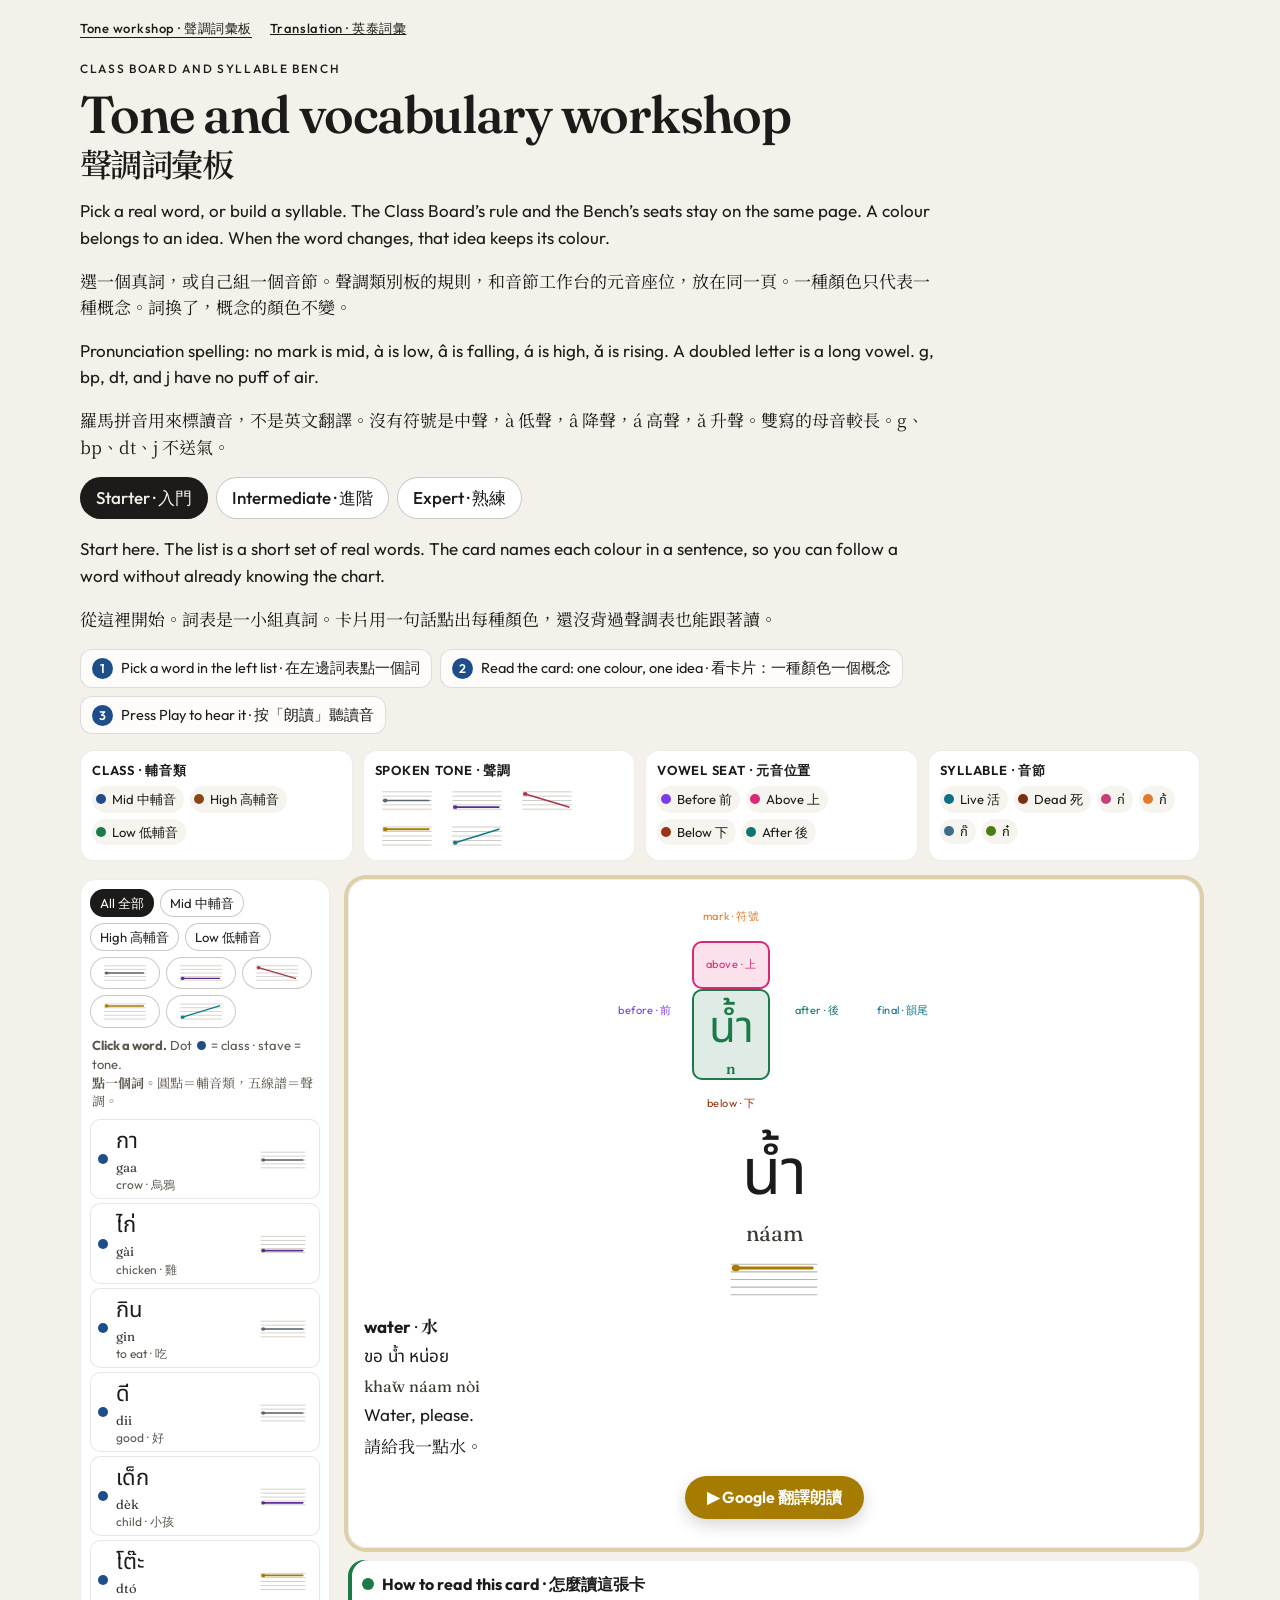
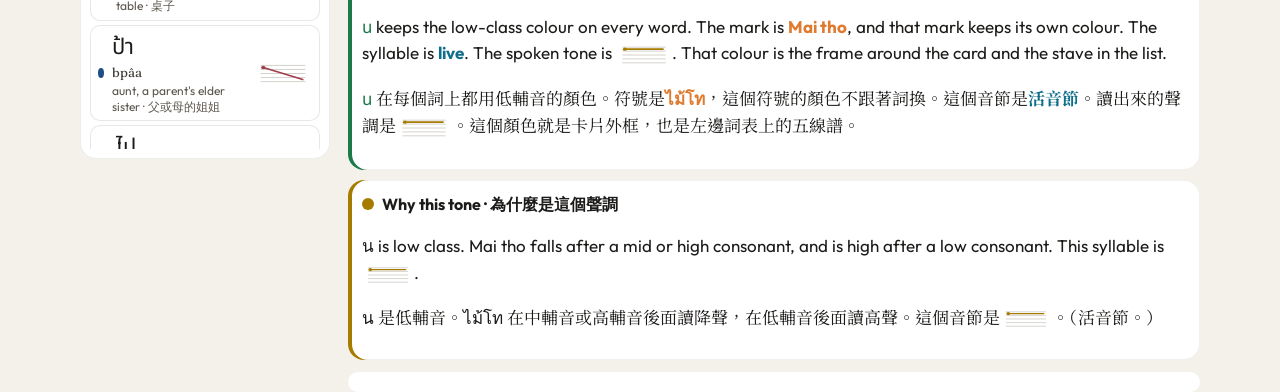
<file: index.html>
﻿<!DOCTYPE html>
<html lang="en">
<head>
  <meta http-equiv="refresh" content="0; url=integrated-tone-vocab.html">
  <script>location.replace("integrated-tone-vocab.html");</script>
  <style>html{display:none !important}</style>

  <meta charset="utf-8">
  <meta name="viewport" content="width=device-width, initial-scale=1">
  <title>Seven designs · Thai alphabet</title>
  <link rel="preconnect" href="https://fonts.googleapis.com">
  <link rel="preconnect" href="https://fonts.gstatic.com" crossorigin>
  <link href="https://fonts.googleapis.com/css2?family=Fraunces:opsz,wght@9..144,560;9..144,650&family=Outfit:wght@400;500;640&family=Noto+Serif+Thai:wght@560;700&display=swap" rel="stylesheet">
  <link rel="stylesheet" href="css/site.css?v=4">
  <style>
    :root { --bg: #f3ecdf; --ink: #211b16; --accent: #9d3a2c; }
    body { font-family: Outfit, "Segoe UI", sans-serif; }
    .hero { padding: 28px 0 10px; max-width: 740px; }
    .kicker { margin: 0 0 12px; letter-spacing: .16em; text-transform: uppercase; font-size: 12px; font-weight: 500; }
    h1 {
      margin: 0;
      font-family: Fraunces, Georgia, serif;
      font-weight: 560;
      font-size: clamp(40px, 6vw, 68px);
      letter-spacing: -0.035em;
      line-height: 1.02;
    }
    h1 span { font-family: "Noto Serif Thai", "Leelawadee UI", serif; letter-spacing: 0; display: block; font-size: .62em; margin-top: 10px; }
    .lede { font-size: 18.5px; max-width: 64ch; }
    .path { max-width: 64ch; color: #4a4036; }
    ol { list-style: none; margin: 28px 0 0; padding: 0; display: grid; gap: 12px; }
    li a {
      display: grid;
      grid-template-columns: 72px 1fr;
      gap: 8px 18px;
      text-decoration: none;
      background: #fffaf3;
      border-radius: 18px;
      padding: 18px 20px 16px;
      box-shadow: inset 0 0 0 1px rgba(33, 27, 22, .08);
    }
    li a:hover { box-shadow: inset 0 0 0 1px rgba(33, 27, 22, .28); }
    .num {
      font-family: Fraunces, Georgia, serif;
      font-size: 28px;
      line-height: 1;
      padding-top: 4px;
    }
    h2 { margin: 0; font-size: 22px; font-weight: 640; letter-spacing: -0.02em; }
    h2 em { font-style: normal; font-family: "Noto Serif Thai", "Leelawadee UI", serif; font-weight: 560; color: #6b5648; }
    .tag { display: block; margin-top: 3px; font-size: 13px; letter-spacing: .04em; color: var(--swatch, #9d3a2c); font-weight: 500; }
    li p { margin: 6px 0 0; grid-column: 2; max-width: 68ch; }
    .meta { color: #5e534a; font-size: 14px; }
    .scope { max-width: 68ch; color: #4a4036; padding-bottom: 8px; }
    li:nth-child(1) { --swatch: #9d3a2c; } .li1 .num { color: #9d3a2c; }
    li:nth-child(2) { --swatch: #1e3a6e; }
    li:nth-child(3) { --swatch: #315c32; }
    li:nth-child(4) { --swatch: #8f1d1d; }
    li:nth-child(5) { --swatch: #b8613d; }
    li:nth-child(6) { --swatch: #3d342c; }
    li:nth-child(7) { --swatch: #2f6f78; }
    li a { border-left: 8px solid var(--swatch); }
    li a:hover { transform: translateY(-1px); }
    li a { transition: transform .15s ease, box-shadow .15s ease; }
    .zh { color: #4a4036; }
    .banner {
      display: grid; grid-template-columns: 1fr auto; gap: 4px 18px; align-items: center;
      margin: 26px 0 8px; padding: 18px 22px 16px;
      background: #1d4e89; color: #f6f2e9; border-radius: 18px;
      text-decoration: none;
      box-shadow: 0 14px 34px rgba(29, 78, 137, .22);
      transition: transform .15s ease, box-shadow .15s ease;
    }
    .banner:hover { transform: translateY(-2px); box-shadow: 0 18px 40px rgba(29, 78, 137, .3); }
    .banner strong { font-size: 22px; font-weight: 640; letter-spacing: -.01em; }
    .banner small { display: block; margin-top: 4px; font-size: 14.5px; line-height: 1.5; color: #d7e3f2; max-width: 72ch; }
    .banner .go {
      grid-row: 1 / span 2; grid-column: 2;
      align-self: center; white-space: nowrap;
      border-radius: 999px; padding: 10px 18px;
      background: #f6f2e9; color: #1d4e89; font-weight: 640; font-size: 15px;
    }
    .order-head { margin: 22px 0 8px; font-weight: 640; letter-spacing: .02em; }
    .order { list-style: none; display: flex; flex-wrap: wrap; gap: 8px; margin: 0; padding: 0; }
    .order a {
      display: inline-flex; align-items: baseline; gap: 8px;
      background: #fffaf3; border-radius: 999px; padding: 8px 14px;
      box-shadow: inset 0 0 0 1px rgba(33, 27, 22, .16);
      text-decoration: none; font-size: 14.5px;
      transition: transform .15s ease, box-shadow .15s ease;
    }
    .order a:hover { transform: translateY(-1px); box-shadow: inset 0 0 0 2px var(--accent); }
    .order b {
      display: inline-grid; place-items: center; min-width: 20px; height: 20px; padding: 0 5px;
      border-radius: 999px; background: var(--accent); color: #fff; font-size: 12px; font-weight: 600;
    }
    .list-head { margin: 30px 0 -6px; font-weight: 640; letter-spacing: .02em; }
    .list-head span { display: block; font-weight: 400; font-size: 14.5px; color: #5e534a; margin-top: 2px; }
    @media (max-width: 640px) {
      li a { grid-template-columns: 48px 1fr; }
      .banner { grid-template-columns: 1fr; }
      .banner .go { grid-row: auto; grid-column: 1; justify-self: start; }
    }
  </style>
</head>
<body>
  <div class="wrap">
    <header class="top">
      <a href="index.html">lang-thai-01</a>
      <span>Seven designs</span>
    </header>
    <section class="hero">
      <p class="kicker">A frontend for the alphabet</p>
      <h1>Seven ways to hold a Thai letter. <span lang="th">เรียนอักษรไทย</span></h1>
      <p class="lede">Consonants, vowels, tone marks, and enough words and sentences to make the symbols stick. Each page is a different answer to what a flash card should be. All seven are clickable.</p>
      <p class="lede zh" lang="zh-Hant">這裡有七個學泰文字母的設計：子音、元音、聲調符號，加上單詞和句子。每一頁都可以點進去試。第一次來，照下面的次序走就可以。</p>
      <p class="path">Two of them are specific. <a href="04-sinitic-bridge.html">中文助攻</a> borrows Mandarin, Cantonese, and Teochew. <a href="05-one-morning.html">One Morning</a> keeps a single conversation going from card to card.</p>
      <a class="banner" href="integrated-tone-vocab.html">
        <span>
          <strong>Start here: the Combined workshop · 聲調詞彙板</strong>
          <small>02 and 06 on one page, with real words, colours that keep one meaning each, English and Traditional Chinese. 聲調規則和元音座位放在同一頁，選個程度（入門／進階／熟練）就能開始。</small>
        </span>
        <span class="go">Open · 開啟 →</span>
      </a>
      <p class="order-head">A useful order through the seven designs · 建議次序</p>
      <ol class="order">
        <li><a href="07-picture-market.html"><b>1</b> Picture Market · 看圖識詞</a></li>
        <li><a href="01-card-box.html"><b>2</b> Card Box · 認符號</a></li>
        <li><a href="04-sinitic-bridge.html"><b>3</b> 中文助攻 · 用中文借力</a></li>
        <li><a href="05-one-morning.html"><b>4</b> One Morning · 讀句子</a></li>
        <li><a href="06-syllable-bench.html"><b>5</b> Syllable Bench · 元音座位</a></li>
        <li><a href="02-class-board.html"><b>6</b> Class Board · 聲調規則</a></li>
        <li><a href="03-listening-room.html"><b>7</b> Listening Room · 聽辨</a></li>
        <li><a href="integrated-tone-vocab.html"><b>8</b> Workshop · 綜合練習</a></li>
      </ol>
      <p class="list-head">All seven designs · 七個設計<span>Click a card to open it. 點一張卡，打開那個設計。</span></p>
    </section>
    <ol>
      <li>
        <a href="01-card-box.html">
          <span class="num">01</span>
          <h2>The Card Box <em lang="th">กล่องการ์ด</em><span class="tag">One symbol</span></h2>
          <p>The front is only the letter. The back is its class, its sound, a memory word, and a sentence you could say.</p>
          <p class="meta">A tray. Known cards leave. Missed cards go to the back.</p>
        </a>
      </li>
      <li>
        <a href="02-class-board.html">
          <span class="num">02</span>
          <h2>The Class Board <em lang="th">แผงวรรณยุกต์</em><span class="tag">The tone rule</span></h2>
          <p>All 44 consonants, sorted into mid, high, and low. Choose a syllable shape and the board names the tone.</p>
          <p class="meta">ข and ค are the same puff of air. They are different classes, so the tone can differ.</p>
        </a>
      </li>
      <li>
        <a href="03-listening-room.html">
          <span class="num">03</span>
          <h2>The Listening Room <em lang="th">ห้องฟัง</em><span class="tag">A contrast</span></h2>
          <p>Hear one syllable, then choose the spelling. The lesson is the pair: aspiration, length, tone, or ร beside ล.</p>
          <p class="meta">Uses a Thai voice when the computer has one. Otherwise it shows a sound guide.</p>
        </a>
      </li>
      <li>
        <a href="04-sinitic-bridge.html">
          <span class="num">04</span>
          <h2>中文助攻 <em>The Sinitic Bridge</em><span class="tag">普通话 · 廣東話 · 潮州話</span></h2>
          <p>Every card keeps Mandarin, Cantonese, and Teochew side by side. Borrow a sound when the match is real, and read the warning where Chinese will invent the wrong one.</p>
          <p class="meta">Tones stay on the Thai side of the card. The same mark can fall or sit high.</p>
        </a>
      </li>
      <li>
        <a href="05-one-morning.html">
          <span class="num">05</span>
          <h2>One Morning <em lang="th">เช้าวันหนึ่ง</em><span class="tag">A day, one conversation</span></h2>
          <p>Twelve lines, from the door to breakfast, the market, and home. Each line carries one letter, vowel, or tone mark.</p>
          <p class="meta">The alphabet arrives in the order the morning needs it.</p>
        </a>
      </li>
      <li>
        <a href="06-syllable-bench.html">
          <span class="num">06</span>
          <h2>The Syllable Bench <em lang="th">ม้านั่งพยางค์</em><span class="tag">A syllable you build</span></h2>
          <p>Vowels have seats: before the consonant, above it, below it, after it. Empty seats stay visible. The bench writes the syllable and names the tone.</p>
          <p class="meta">When the result is a real word, you get a meaning and a sentence.</p>
        </a>
      </li>
      <li>
        <a href="07-picture-market.html">
          <span class="num">07</span>
          <h2>The Picture Market <em lang="th">ตลาดภาพ</em><span class="tag">A thing in a place</span></h2>
          <p>A canal market. Tap the chicken, the mango, the boat. The word is attached to the object, and the letter comes with the word.</p>
          <p class="meta">Spatial memory first. The symbol rides along with the thing you can buy.</p>
        </a>
      </li>
    </ol>
    <p class="scope">The Class Board includes all 44 consonants. The other pages use a starter set so the interaction stays readable. Ordinary syllables follow the tone rule on the board. A silent ห in front of ง ญ น ม ย ร ล ว, pronounced clusters such as ปลา, and irregular spellings such as ก็ and อยู่ are marked where a starter word needs them, and left out of the calculator.</p>
    <footer class="jump">
      <a href="index.html" aria-current="page">Index</a>
      <a href="01-card-box.html">01 Card Box</a>
      <a href="02-class-board.html">02 Class Board</a>
      <a href="03-listening-room.html">03 Listening Room</a>
      <a href="04-sinitic-bridge.html">04 中文助攻</a>
      <a href="05-one-morning.html">05 One Morning</a>
      <a href="06-syllable-bench.html">06 Syllable Bench</a>
      <a href="07-picture-market.html">07 Picture Market</a>
    </footer>
  </div>
</body>
</html>
</file>
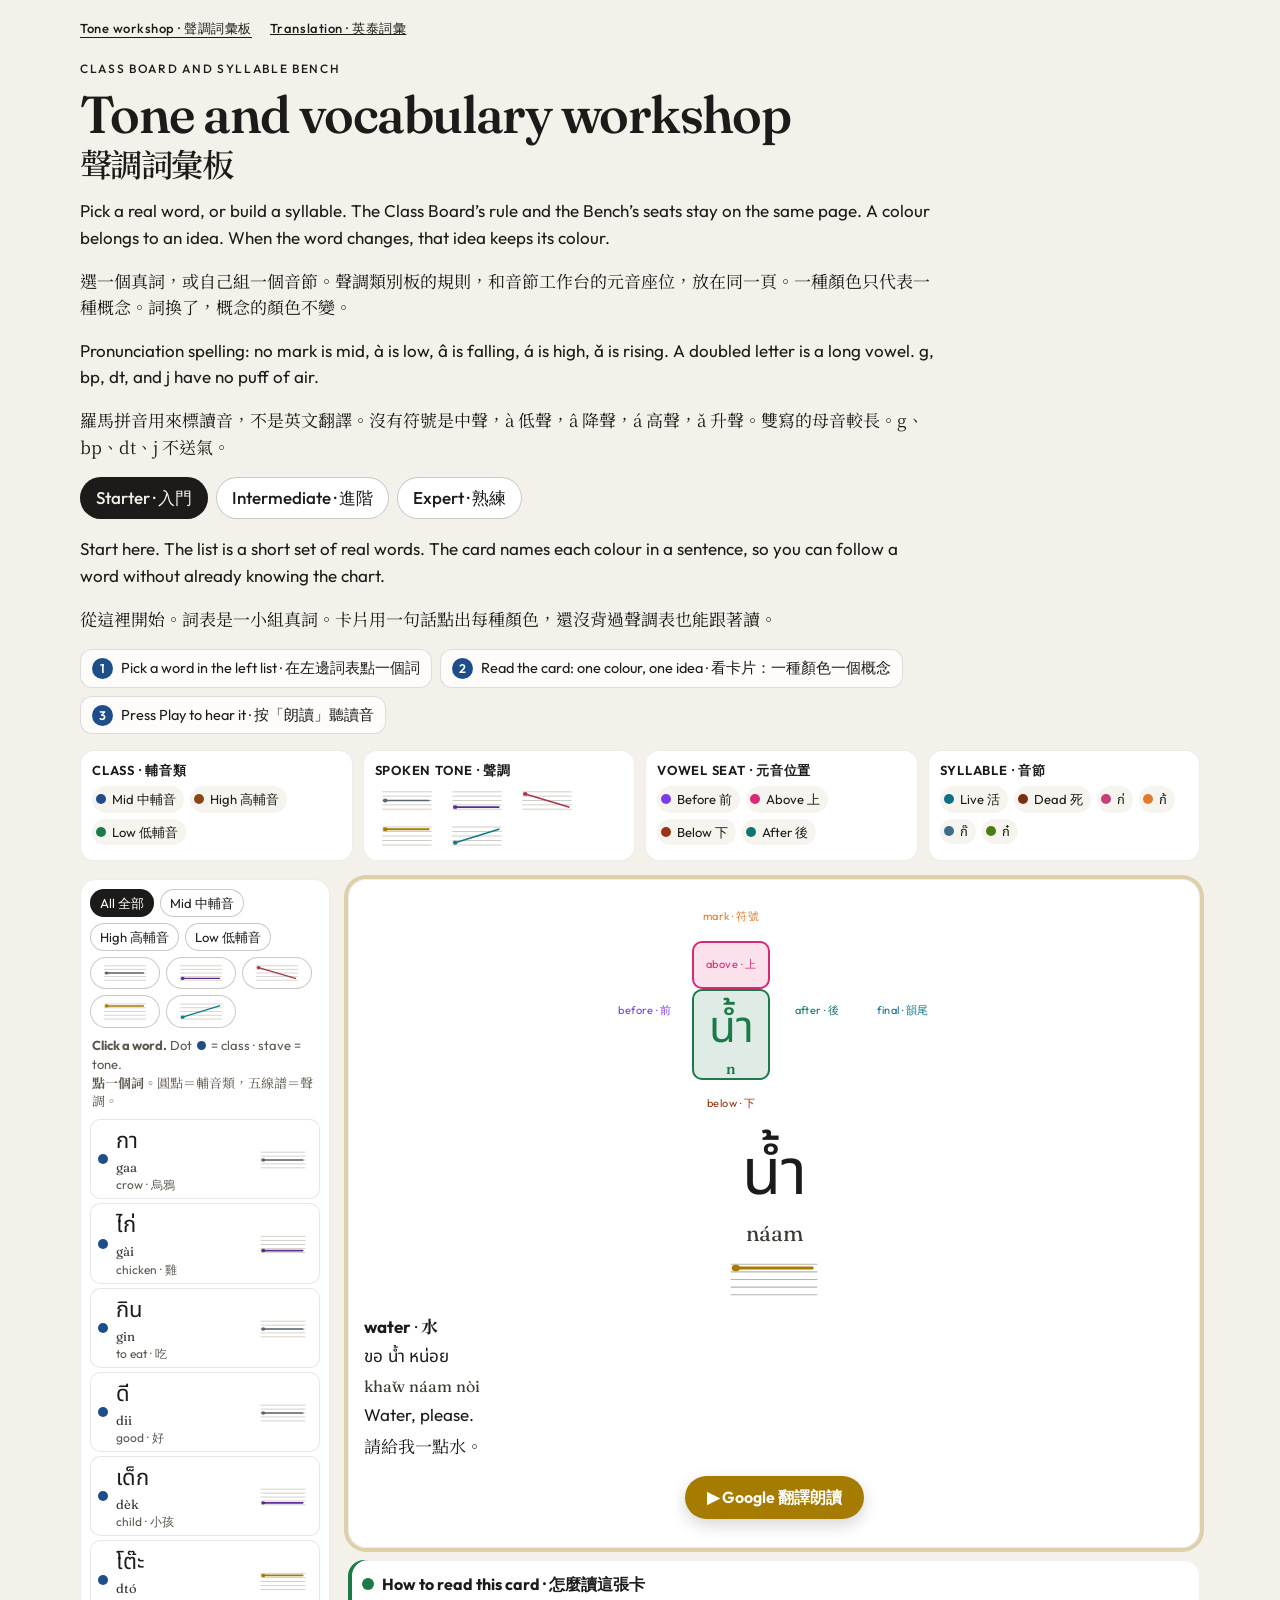
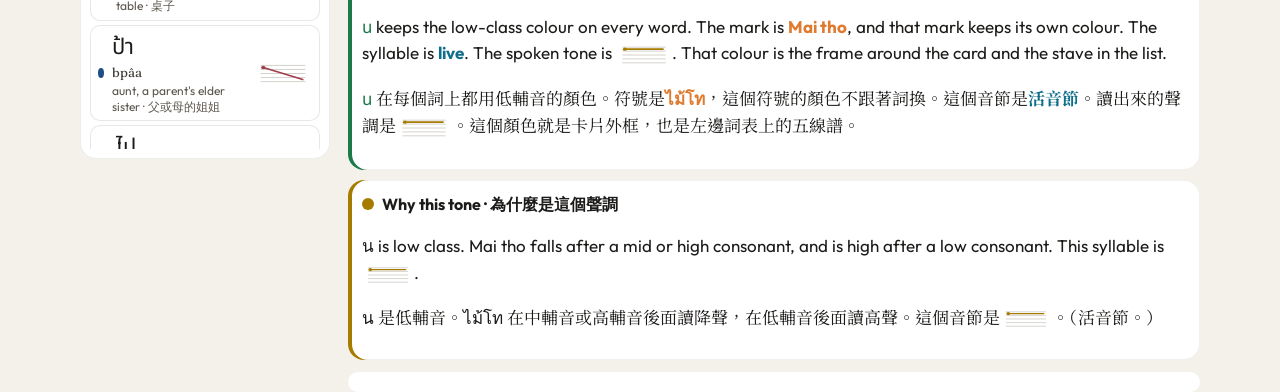
<file: 01-card-box.html>
<!DOCTYPE html>
<html lang="en">
<head>
  <meta http-equiv="refresh" content="0; url=integrated-tone-vocab.html">
  <script>location.replace("integrated-tone-vocab.html");</script>
  <style>html{display:none !important}</style>

  <meta charset="utf-8">
  <meta name="viewport" content="width=device-width, initial-scale=1">
  <title>01 The Card Box · Thai alphabet</title>
  <link rel="preconnect" href="https://fonts.googleapis.com">
  <link rel="preconnect" href="https://fonts.gstatic.com" crossorigin>
  <link href="https://fonts.googleapis.com/css2?family=Fraunces:opsz,wght@9..144,560;9..144,650&family=Outfit:wght@400;500;640&family=Noto+Sans+Thai:wght@500;700&family=Noto+Serif+Thai:wght@560;700&display=swap" rel="stylesheet">
  <link rel="stylesheet" href="css/site.css?v=5">
  <style>
    :root { --bg: #f3ecdf; --ink: #211b16; --accent: #9d3a2c; }
    h1 { font-family: Fraunces, Georgia, serif; font-weight: 560; font-size: clamp(36px, 5vw, 58px); letter-spacing: -.03em; line-height: 1.05; margin: 8px 0; }
    h1 em, .th-serif { font-family: "Noto Serif Thai", "Leelawadee UI", serif; font-style: normal; }
    .kicker { letter-spacing: .14em; text-transform: uppercase; font-size: 12px; font-weight: 500; margin: 18px 0 0; }
    .brief { max-width: 68ch; }
    .facts { display: grid; grid-template-columns: repeat(3, 1fr); gap: 12px; margin: 18px 0; }
    .facts div { background: #fffaf3; border-radius: 14px; padding: 12px 14px; box-shadow: inset 0 0 0 1px rgba(33,27,22,.08); }
    .facts strong { display: block; font-size: 13px; letter-spacing: .08em; text-transform: uppercase; font-weight: 500; }
    .proto { margin-top: 10px; }
    .bar { display: flex; flex-wrap: wrap; gap: 8px; align-items: center; margin: 8px 0 14px; }
    .chip, .ctrl { border-radius: 999px; padding: 7px 12px; background: #fffaf3; box-shadow: inset 0 0 0 1px rgba(33,27,22,.14); }
    .chip[aria-pressed="true"], .ctrl.primary { background: var(--ink); color: #f6f1e7; }
    .count { margin-left: auto; font-size: 14px; color: #5c5148; }
    .stage { display: grid; justify-items: center; gap: 14px; }
    .flip { width: min(460px, 100%); height: 490px; perspective: 1200px; }
    .inner { position: relative; height: 100%; transform-style: preserve-3d; transition: transform .55s cubic-bezier(.2,.7,.2,1); }
    .flip.is-on .inner { transform: rotateY(180deg); }
    .face { position: absolute; inset: 0; backface-visibility: hidden; overflow: auto; border-radius: 24px; background: #fffdf8; box-shadow: 0 20px 50px rgba(70, 42, 22, .12); padding: 26px 26px 22px; }
    .back { transform: rotateY(180deg); }
    .kind { letter-spacing: .14em; text-transform: uppercase; font-size: 12px; margin: 0; color: #7a6a5c; }
    .glyph { font-family: "Noto Serif Thai", "Leelawadee UI", serif; font-size: clamp(92px, 16vw, 148px); line-height: 1.25; margin: 18px 0 0; }
    .pair { font-size: clamp(64px, 10vw, 96px); }
    .sub { margin: 0; color: #6d5e52; }
    .pill { display: inline-block; border-radius: 999px; padding: 3px 10px; color: #fff; font-size: 13px; }
    .mid { background: #1e3a6e; } .high { background: #8a4b12; } .low { background: #1c6b45; }
    .wordline { display: flex; gap: 14px; align-items: center; margin: 12px 0; }
    .emoji { font-size: 42px; line-height: 1; }
    .wordline strong { font-family: "Noto Serif Thai", "Leelawadee UI", serif; font-size: 36px; font-weight: 560; }
    .sent { font-family: "Noto Serif Thai", "Leelawadee UI", serif; font-size: 26px; line-height: 1.7; margin: 8px 0; }
    .note { color: #4e433a; }
    .speak { border-radius: 999px; padding: 6px 12px; box-shadow: inset 0 0 0 1px rgba(33,27,22,.2); }
    .row { display: flex; flex-wrap: wrap; gap: 8px; justify-content: center; }
    .empty { width: min(460px, 100%); background: #fffdf8; border-radius: 24px; padding: 32px; text-align: center; }
    .keys { color: #74685d; font-size: 13px; text-align: center; }
    @media (max-width: 800px) {
      .facts { grid-template-columns: 1fr; }
      .flip { height: auto; perspective: none; }
      .inner, .flip.is-on .inner { transform: none; height: auto; }
      .face { position: relative; transform: none; }
      .flip:not(.is-on) .back, .flip.is-on .front { display: none; }
      .count { margin-left: 0; }
    }
  </style>
</head>
<body>
  <div class="wrap">
    <header class="top">
      <a href="index.html">Seven designs</a>
      <span>01 / 07</span>
      <nav>
        <a href="07-picture-market.html">Prev</a>
        <a href="02-class-board.html">Next</a>
      </nav>
    </header>
    <p class="kicker">Design 01</p>
    <h1>The Card Box <em lang="th">กล่องการ์ด</em></h1>
    <div class="brief">
      <p>The card is one symbol, and the session is a tray. You see the letter, say what you remember, turn it, and check the class, the sound, the memory word, and one sentence. A card you know leaves the tray. A card you miss goes to the back.</p>
      <div class="facts">
        <div><strong>Learner</strong> Someone meeting the shapes, or keeping them in a daily tray.</div>
        <div><strong>A card holds</strong> Symbol, class, sound, picture-word, sentence.</div>
        <div><strong>Another page</strong> The tone system lives on the <a href="02-class-board.html">Class Board</a>. A continuing day lives in <a href="05-one-morning.html">One Morning</a>.</div>
      </div>
      <p>Spaces between Thai words are for learners. Ordinary writing closes them up. The picture is a stand-in: a finished deck would use one drawn style for every memory word. This tray is the first twenty cards, not the whole alphabet.</p>
    </div>
    <section class="proto" aria-label="Card box prototype">
      <ol class="steps">
        <li><b>1</b><span>Look at the front. Say the class, the sound, and the memory word.</span></li>
        <li><b>2</b><span>Click the card — or press space — to turn it and check.</span></li>
        <li><b>3</b><span><strong>Got it</strong> clears the card from the tray. <strong>Again</strong> sends it to the back.</span></li>
      </ol>
      <div class="bar">
        <button class="chip" data-filter="all" aria-pressed="true">All</button>
        <button class="chip" data-filter="Consonant">Consonants</button>
        <button class="chip" data-filter="Vowel">Vowels</button>
        <button class="chip" data-filter="Tone mark">Tone marks</button>
        <span class="count" id="count"></span>
      </div>
      <div class="stage">
        <div class="flip" id="flip">
          <div class="inner">
            <div class="face front" id="front"></div>
            <div class="face back" id="back"></div>
          </div>
        </div>
        <div class="empty" id="empty" hidden>
          <p>The tray is clear.</p>
          <button class="ctrl primary" id="restore" type="button">Put the cards back</button>
        </div>
        <div class="row">
          <button class="ctrl" id="prev" type="button">Previous</button>
          <button class="ctrl" id="next" type="button">Next</button>
          <button class="ctrl" id="turn" type="button">Turn</button>
          <button class="ctrl" id="again" type="button">Again</button>
          <button class="ctrl primary" id="got" type="button">Got it</button>
        </div>
        <p class="keys">Click the card or press space to turn it. Left and right move. A sends it back. G keeps it.</p>
      </div>
    </section>
    <footer class="jump">
      <a href="index.html">Index</a>
      <a href="01-card-box.html" aria-current="page">01 Card Box</a>
      <a href="02-class-board.html">02 Class Board</a>
      <a href="03-listening-room.html">03 Listening Room</a>
      <a href="04-sinitic-bridge.html">04 中文助攻</a>
      <a href="05-one-morning.html">05 One Morning</a>
      <a href="06-syllable-bench.html">06 Syllable Bench</a>
      <a href="07-picture-market.html">07 Picture Market</a>
    </footer>
  </div>
  <script src="js/tone-staff.js"></script>
  <script src="js/speak.js"></script>
  <script>
    const cards = [
      { kind: "Consonant", glyph: "ก", name: "ก ไก่", cls: "mid", clsLabel: "Mid class", sound: "unaspirated k", hint: "No puff of air.", emoji: "🐔", word: "ไก่", gloss: "chicken", tone: "low · เอก", bits: ["ไก่", "ขัน", "ตอน", "เช้า"], en: "The rooster crows in the morning.", note: "Mid class. ไม้เอก on a mid-class letter makes ไก่ low." },
      { kind: "Consonant", glyph: "ข", name: "ข ไข่", cls: "high", clsLabel: "High class", sound: "aspirated k", hint: "A puff of air. Same sound as ค, different class.", emoji: "🥚", word: "ไข่", gloss: "egg", tone: "low · เอก", bits: ["ขอ", "ไข่", "สอง", "ฟอง"], en: "Two eggs, please.", note: "High class. ไม้เอก on a high-class letter is also low. The puff of air matches ค." },
      { kind: "Consonant", glyph: "ค", name: "ค ควาย", cls: "low", clsLabel: "Low class", sound: "aspirated k", hint: "Same puff of air as ข. Low class, so the tone rule differs.", emoji: "🐃", word: "ควาย", gloss: "buffalo", tone: "mid · สามัญ", bits: ["ควาย", "เดิน", "ใน", "นา"], en: "The buffalo walks in the rice field.", note: "Low class, long live syllable, no mark: mid tone. ข is the high-class twin of this sound." },
      { kind: "Consonant", glyph: "ง", name: "ง งู", cls: "low", clsLabel: "Low class", sound: "ng", hint: "The ng in sing, here at the start.", emoji: "🐍", word: "งู", gloss: "snake", tone: "mid · สามัญ", bits: ["ฉัน", "เห็น", "งู"], en: "I see a snake.", note: "Low class and a long live vowel, with no mark, gives งู its mid tone." },
      { kind: "Consonant", glyph: "จ", name: "จ จาน", cls: "mid", clsLabel: "Mid class", sound: "unaspirated ch", hint: "No puff, and not a voiced English j.", emoji: "🍽️", word: "จาน", gloss: "plate", tone: "mid · สามัญ", bits: ["จาน", "อยู่", "บน", "โต๊ะ"], en: "The plate is on the table.", note: "Mid class. จาน ends in น, so the syllable is live and, with no mark, mid. อยู่ is irregular: low-class ย with ไม้โท would be high, but the spoken tone is falling. Learn that word whole." },
      { kind: "Consonant", glyph: "ด", name: "ด เด็ก", cls: "mid", clsLabel: "Mid class", sound: "voiced d", hint: "Voiced, as in English day.", emoji: "🧒", word: "เด็ก", gloss: "child", tone: "low · เอก", bits: ["เด็ก", "คน", "นี้", "กิน", "ข้าว"], en: "This child is eating.", note: "Mid class. เด็ก is short and ends in a stopped k, so it is dead, and a mid-class dead syllable is low." },
      { kind: "Consonant", glyph: "น", name: "น หนู", cls: "low", clsLabel: "Low class", sound: "n", hint: "n, as in no.", emoji: "🐭", word: "หนู", gloss: "mouse", tone: "rising · จัตวา", bits: ["หนู", "วิ่ง", "เร็ว"], en: "The mouse runs fast.", note: "The letter น is low class. Its memory word หนู writes a silent ห in front, and that ห makes the name follow high-class rules, so หนู rises." },
      { kind: "Consonant", glyph: "ป", name: "ป ปลา", cls: "mid", clsLabel: "Mid class", sound: "unaspirated p", hint: "Voice off, no puff.", emoji: "🐟", word: "ปลา", gloss: "fish", tone: "mid · สามัญ", bits: ["ปลา", "อยู่", "ใน", "น้ำ"], en: "The fish is in the water.", note: "ปลา is a cluster. ป, the first consonant, sets the class. Long live vowel, no mark: mid." },
      { kind: "Consonant", glyph: "ม", name: "ม ม้า", cls: "low", clsLabel: "Low class", sound: "m", hint: "m, as in me.", emoji: "🐴", word: "ม้า", gloss: "horse", tone: "high · ตรี", bits: ["ม้า", "วิ่ง", "เร็ว"], en: "The horse runs fast.", note: "Low class. ไม้โท on a low-class letter gives the high tone. On a mid-class letter the same mark would fall." },
      { kind: "Consonant", glyph: "ร", name: "ร เรือ", cls: "low", clsLabel: "Low class", sound: "tapped r", hint: "A quick tap. Not an English r, and not ล.", emoji: "⛵", word: "เรือ", gloss: "boat", tone: "mid · สามัญ", bits: ["เรือ", "ลำ", "นั้น", "เล็ก"], en: "That boat is small.", note: "Low class, long live vowel, no mark: mid. Keep it apart from ล. The Listening Room drills that pair." },
      { kind: "Consonant", glyph: "ส", name: "ส เสือ", cls: "high", clsLabel: "High class", sound: "s", hint: "s, as in see. Same sound as low-class ซ.", emoji: "🐯", word: "เสือ", gloss: "tiger", tone: "rising · จัตวา", bits: ["เสือ", "อยู่", "ใน", "ป่า"], en: "The tiger is in the forest.", note: "High class, long live vowel, no mark: rising. ซ is the low-class s." },
      { kind: "Consonant", glyph: "อ", name: "อ อ่าง", cls: "mid", clsLabel: "Mid class", sound: "glottal stop", hint: "A catch in the throat, and the support for a vowel.", emoji: "🪣", word: "อ่าง", gloss: "basin", tone: "low · เอก", bits: ["อ่าง", "ใบ", "นี้", "มี", "น้ำ"], en: "This basin has water.", note: "Mid class. ไม้เอก makes อ่าง low. อ also opens syllables that need a written consonant, as in อา." },
      { kind: "Vowel", glyph: "อะ", alt: "อา", name: "Short a · long aa", cls: "", sound: "a · aa", hint: "Length is a different vowel, and it can change the tone.", emoji: "⏱️", word: "จะ · กา", gloss: "will · crow", tone: "low · mid", bits: ["จะ", "ไป", "ตลาด"], en: "Will go to the market. กา, with long aa, is a crow: กา ตัว นั้น.", note: "จะ is short, so the syllable is dead and mid-class จ makes it low. กา is long and live, so mid-class ก stays mid. Both marks are written after the consonant." },
      { kind: "Vowel", glyph: "อิ", alt: "อี", name: "Short i · long ii", cls: "", sound: "i · ii", hint: "Both sit above the consonant.", emoji: "👆", word: "กิน · มี", gloss: "to eat · to have", tone: "mid · mid", bits: ["กิน", "ข้าว", "หรือ", "ยัง"], en: "Have you eaten yet? มี เวลา ไหม means “Do you have time?”", note: "อิ is the short mark. อี is the long one. In กิน the final น keeps the syllable live, so mid-class ก with no tone mark is mid." },
      { kind: "Vowel", glyph: "ไ", alt: "ใ", name: "Two spellings of ai", cls: "", sound: "ai", hint: "Same sound. ไ is the usual spelling.", emoji: "✍️", word: "ไป · ใส่", gloss: "to go · to put in", tone: "mid · low", bits: ["ไป", "ไหน"], en: "Where are you going? ใส่ ถุง means “Put it in a bag.”", note: "ไ and ใ are said the same way. ใ is kept for a short list of common words. ใส่ is high-class ส with ไม้เอก, so it is low." },
      { kind: "Vowel", glyph: "เ–า", name: "ao, around the consonant", cls: "", sound: "ao", hint: "เ before the consonant, า after it. You say the consonant first.", emoji: "↔️", word: "เรา", gloss: "we", tone: "mid · สามัญ", bits: ["เรา", "ไป", "ตลาด"], en: "We're going to the market.", note: "เ–า already ends in a w sound, so the syllable is live. ร is low class and there is no mark, so เรา is mid." },
      { kind: "Tone mark", glyph: "◌่", name: "ไม้เอก", cls: "", sound: "the first mark", hint: "On mid and high class, a low tone. On low class, a falling tone.", emoji: "▾", word: "เก่า", gloss: "old", tone: "low · เอก", bits: ["อัน", "นี้", "เก่า", "แล้ว"], en: "This one is already old.", note: "เก่า is mid-class ก with ไม้เอก, so it is low. The same mark on low-class ม gives แม่, which falls. The Class Board holds the whole chart." },
      { kind: "Tone mark", glyph: "◌้", name: "ไม้โท", cls: "", sound: "the second mark", hint: "On mid and high class, a falling tone. On low class, a high tone.", emoji: "⤵", word: "ได้", gloss: "can, to get", tone: "falling · โท", bits: ["ไป", "ได้", "ไหม"], en: "Can we go?", note: "ได้ is mid-class ด with ไม้โท, so it falls. The same mark on low-class ม gives ม้า, which is high." },
      { kind: "Tone mark", glyph: "◌๊", name: "ไม้ตรี", cls: "", sound: "the third mark", hint: "Written on mid-class consonants. The tone is high.", emoji: "⌃", word: "โต๊ะ", gloss: "table", tone: "high · ตรี", bits: ["หนังสือ", "อยู่", "บน", "โต๊ะ"], en: "The book is on the table.", note: "ไม้ตรี gives the high tone. โต๊ะ is a loanword; learn the spelling whole, including the short ะ." },
      { kind: "Tone mark", glyph: "◌๋", name: "ไม้จัตวา", cls: "", sound: "the fourth mark", hint: "Written on mid-class consonants. The tone is rising.", emoji: "⤴", word: "ตั๋ว", gloss: "ticket", tone: "rising · จัตวา", bits: ["ขอ", "ตั๋ว", "หนึ่ง", "ใบ"], en: "One ticket, please.", note: "ไม้จัตวา gives the rising tone. It is written on mid-class letters such as ต." }
    ];

    let filter = "all";
    let tray = [];
    let cursor = 0;
    let flipped = false;
    let voice = false;

    function esc(s) {
      return String(s).replace(/[&<>]/g, function (c) { return { "&": "&amp;", "<": "&lt;", ">": "&gt;" }[c]; });
    }
    function rebuild() {
      tray = cards.map(function (_, i) { return i; }).filter(function (i) {
        return filter === "all" || cards[i].kind === filter;
      });
      cursor = 0;
      flipped = false;
      render();
    }
    function card() { return cards[tray[cursor]]; }
    function render() {
      const empty = tray.length === 0;
      document.getElementById("empty").hidden = !empty;
      document.getElementById("flip").hidden = empty;
      document.getElementById("count").textContent = empty ? "Tray clear" : (cursor + 1) + " of " + tray.length + " in the tray";
      if (empty) return;
      const c = card();
      document.getElementById("flip").classList.toggle("is-on", flipped);
      const glyph = c.alt ? '<p class="glyph pair" lang="th">' + esc(c.glyph) + " " + esc(c.alt) + "</p>" : '<p class="glyph" lang="th">' + esc(c.glyph) + "</p>";
      document.getElementById("front").innerHTML = '<p class="kind">' + esc(c.kind) + '</p>' + glyph + '<p class="sub th-serif" lang="th">' + esc(c.name) + "</p>";
      const pill = c.cls ? '<span class="pill ' + c.cls + '">' + esc(c.clsLabel) + "</span> " : "";
      document.getElementById("back").innerHTML =
        '<p class="kind">' + esc(c.kind) + "</p>" +
        "<p>" + pill + esc(c.sound) + "</p>" +
        '<div class="wordline"><span class="emoji" aria-hidden="true">' + c.emoji + '</span><div><strong lang="th">' + esc(c.word) + "</strong><div class=\"tone-line\">" + esc(c.gloss) + " · " + ToneStaff.tagsFromLabel(c.tone, 44, 20) + "</div></div></div>" +
        '<p class="sent" lang="th">' + esc(c.bits.join(" ")) + "</p>" +
        "<p>" + esc(c.en) + "</p>" +
        '<p class="note">' + esc(c.note) + "</p>" +
        '<p><button class="speak" type="button" id="say"' + (voice ? "" : " hidden") + ">Play the sentence</button></p>" +
        "<p class=\"sub\">" + esc(c.hint) + "</p>";
      const say = document.getElementById("say");
      if (say) say.addEventListener("click", function (e) {
        e.stopPropagation();
        ThaiSpeak.speak(c.bits.join(""), "th");
      });
    }
    document.getElementById("flip").addEventListener("click", function (e) {
      if (e.target.closest("button")) return;
      flipped = !flipped;
      render();
    });
    document.getElementById("turn").addEventListener("click", function () { flipped = !flipped; render(); });
    function step(delta) {
      if (!tray.length) return;
      cursor = (cursor + delta + tray.length) % tray.length;
      flipped = false;
      render();
    }
    document.getElementById("prev").addEventListener("click", function () { step(-1); });
    document.getElementById("next").addEventListener("click", function () { step(1); });
    document.getElementById("again").addEventListener("click", function () {
      if (tray.length < 2) { flipped = false; render(); return; }
      tray.push(tray.splice(cursor, 1)[0]);
      flipped = false;
      render();
    });
    document.getElementById("got").addEventListener("click", function () {
      if (!tray.length) return;
      tray.splice(cursor, 1);
      if (cursor >= tray.length) cursor = 0;
      flipped = false;
      render();
    });
    document.getElementById("restore").addEventListener("click", rebuild);
    document.querySelectorAll(".chip").forEach(function (chip) {
      chip.addEventListener("click", function () {
        document.querySelectorAll(".chip").forEach(function (x) { x.setAttribute("aria-pressed", "false"); });
        chip.setAttribute("aria-pressed", "true");
        filter = chip.dataset.filter;
        rebuild();
      });
    });
    document.addEventListener("keydown", function (e) {
      const k = e.key.toLowerCase();
      if (k === " " || k === "enter") { e.preventDefault(); flipped = !flipped; render(); }
      if (k === "arrowright") step(1);
      if (k === "arrowleft") step(-1);
      if (k === "a") document.getElementById("again").click();
      if (k === "g") document.getElementById("got").click();
    });
    ThaiSpeak.whenVoices(function () {
      voice = !!ThaiSpeak.pick("th");
      render();
    });
    rebuild();
  </script>
</body>
</html>
</file>
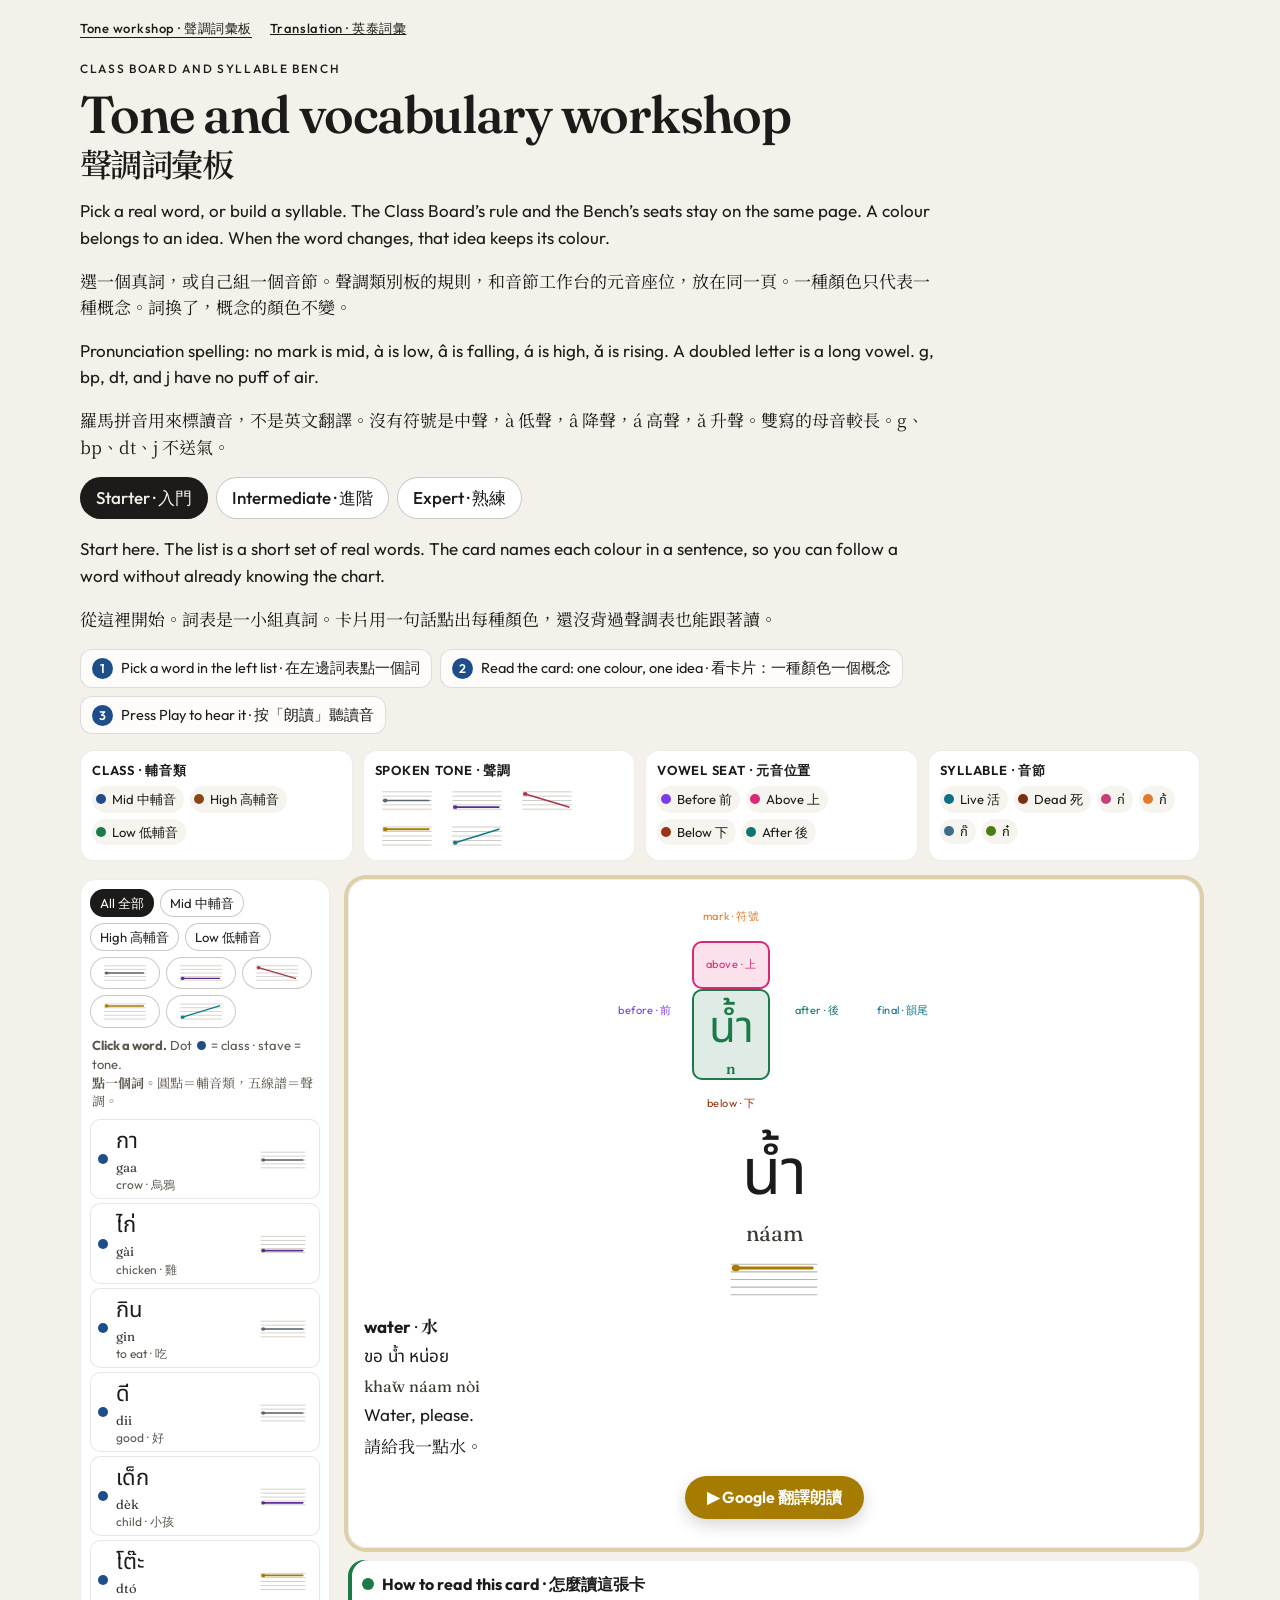
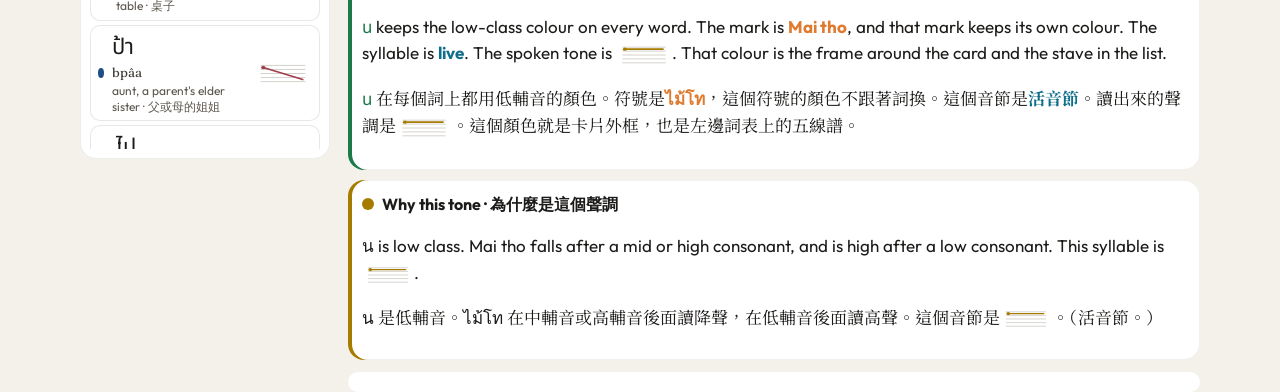
<file: 02-class-board.html>
<!DOCTYPE html>
<html lang="en">
<head>
  <meta http-equiv="refresh" content="0; url=integrated-tone-vocab.html">
  <script>location.replace("integrated-tone-vocab.html");</script>
  <style>html{display:none !important}</style>

  <meta charset="utf-8">
  <meta name="viewport" content="width=device-width, initial-scale=1">
  <title>02 The Class Board · Thai alphabet</title>
  <link rel="preconnect" href="https://fonts.googleapis.com">
  <link rel="preconnect" href="https://fonts.gstatic.com" crossorigin>
  <link href="https://fonts.googleapis.com/css2?family=Fraunces:opsz,wght@9..144,560;9..144,650&family=Outfit:wght@400;500;640&family=Noto+Sans+Thai:wght@500;700&display=swap" rel="stylesheet">
  <link rel="stylesheet" href="css/site.css?v=5">
  <style>
    :root { --bg: #f4f5f2; --ink: #1b1c1a; --accent: #1e3a6e; --mid: #1e3a6e; --high: #8a4b12; --low: #1c6b45; }
    h1 { font-family: Fraunces, Georgia, serif; font-weight: 560; font-size: clamp(36px, 5vw, 56px); letter-spacing: -.03em; line-height: 1.05; margin: 8px 0; }
    h1 em { font-family: "Noto Sans Thai", "Leelawadee UI", sans-serif; font-style: normal; font-weight: 700; }
    .kicker { letter-spacing: .14em; text-transform: uppercase; font-size: 12px; font-weight: 500; margin: 18px 0 0; }
    .brief { max-width: 72ch; }
    .facts { display: grid; grid-template-columns: repeat(3, 1fr); gap: 12px; margin: 18px 0; }
    .facts div { background: #fff; border-radius: 14px; padding: 12px 14px; box-shadow: inset 0 0 0 1px rgba(27,28,26,.08); }
    .facts strong { display: block; font-size: 13px; letter-spacing: .08em; text-transform: uppercase; font-weight: 500; }
    .layout { display: grid; grid-template-columns: minmax(0, 1.4fr) minmax(280px, .8fr); gap: 22px; align-items: start; }
    .cols { display: grid; grid-template-columns: repeat(3, minmax(0, 1fr)); gap: 10px; }
    .col { border-radius: 16px; padding: 10px; background: color-mix(in srgb, var(--c) 8%, white); }
    .col h2 { margin: 4px 6px 8px; font-size: 14px; letter-spacing: .08em; text-transform: uppercase; color: var(--c); }
    .col.mid { --c: var(--mid); } .col.high { --c: var(--high); } .col.low { --c: var(--low); }
    .letter { width: 100%; display: grid; grid-template-columns: auto 1fr; gap: 0 8px; align-items: center; text-align: left; border-radius: 10px; padding: 4px 6px 6px; }
    .letter[aria-pressed="true"] { background: #fff; box-shadow: inset 0 0 0 2px var(--c); }
    .letter .g { font-size: 30px; line-height: 1.5; grid-row: span 2; }
    .letter .nm { font-size: 12px; line-height: 1.55; color: #4e514c; }
    .letter .sd { font-size: 11px; letter-spacing: .04em; color: var(--c); }
    .letter.rare { opacity: .72; }
    .badge { font-size: 10px; letter-spacing: .06em; text-transform: uppercase; }
    .inspect { position: sticky; top: 12px; background: #fff; border-radius: 18px; padding: 16px 16px 14px; box-shadow: inset 0 0 0 1px rgba(27,28,26,.08); }
    .big { font-size: 84px; line-height: 1.15; margin: 0; }
    .siblings { display: flex; flex-wrap: wrap; gap: 6px; margin: 8px 0; }
    .siblings button { border-radius: 999px; padding: 4px 8px; box-shadow: inset 0 0 0 1px rgba(27,28,26,.16); }
    .siblings button[aria-pressed="true"] { background: var(--ink); color: white; }
    .situations { display: flex; flex-wrap: wrap; gap: 6px; margin: 10px 0; }
    .situations button { border-radius: 999px; padding: 6px 10px; background: #fff; box-shadow: inset 0 0 0 1px rgba(27,28,26,.22); }
    .situations button:hover { box-shadow: inset 0 0 0 2px var(--ink); }
    .situations button[aria-pressed="true"] { background: var(--ink); color: #f4f5f2; }
    td button:hover { box-shadow: inset 0 0 0 2px var(--ink); }
    .letter:hover { box-shadow: inset 0 0 0 2px var(--c, var(--ink)); }
    .verdict { font-family: Fraunces, Georgia, serif; font-size: 32px; margin: 8px 0; letter-spacing: -.02em; }
    .pattern { font-size: 42px; line-height: 1.4; margin: 0; }
    .speak { border-radius: 999px; padding: 6px 12px; box-shadow: inset 0 0 0 1px rgba(27,28,26,.2); }
    table { width: 100%; border-collapse: collapse; margin: 18px 0 8px; background: #fff; border-radius: 16px; overflow: hidden; }
    th, td { padding: 0; text-align: left; }
    th { font-size: 13px; font-weight: 500; letter-spacing: .06em; text-transform: uppercase; padding: 10px; }
    td button, th button { width: 100%; text-align: left; padding: 9px 10px; }
    td button.is-on { background: var(--ink); color: #f4f5f2; }
    caption { text-align: left; font-weight: 640; padding: 8px 2px; }
    .fine { color: #4c514c; max-width: 78ch; }
    @media (max-width: 980px) {
      .layout, .facts, .cols { grid-template-columns: 1fr; }
      .inspect { position: static; }
    }
  </style>
</head>
<body>
  <div class="wrap">
    <header class="top">
      <a href="index.html">Seven designs</a>
      <span>02 / 07</span>
      <nav>
        <a href="01-card-box.html">Prev</a>
        <a href="03-listening-room.html">Next</a>
      </nav>
    </header>
    <p class="kicker">Design 02</p>
    <h1>The Class Board <em lang="th">แผงวรรณยุกต์</em></h1>
    <div class="brief">
      <p>Thai spells a tone with three things: the class of the consonant, the shape of the syllable, and a mark if there is one. This page sorts all 44 consonants into the three classes and lets you try the rule.</p>
      <div class="facts">
        <div><strong>Learner</strong> Someone who can already see the letters and wants the reason a word rises or falls.</div>
        <div><strong>A card holds</strong> The letter, the letters with the same sound, and the tone of the shape you chose.</div>
        <div><strong>Hear it</strong> The pairs that share a spelling pattern are in the <a href="03-listening-room.html">Listening Room</a>.</div>
      </div>
      <p>ข and ค are the same puff of air. ส and ซ are the same s. Class is the part that changes the tone. Pick a letter, then a situation. The pattern written on that letter is a shape, and it may not be a dictionary word. A real word with the same class and the same situation sits next to it.</p>
      <p>The same rule, joined to real words and to the vowel seats, is the <a href="integrated-tone-vocab.html">combined workshop</a>. English and Traditional Chinese. The colours there keep one meaning each.</p>
    </div>
    <ol class="steps">
      <li><b>1</b><span>Pick a letter on the board. Its class colour stays with it.</span></li>
      <li><b>2</b><span>Pick a situation beside the inspector: live, dead, or a tone mark.</span></li>
      <li><b>3</b><span>Read the tone. Click any cell in the chart below to try that class and shape.</span></li>
    </ol>
    <div class="layout">
      <div class="cols" id="cols"></div>
      <aside class="inspect" id="inspect" aria-live="polite"></aside>
    </div>
    <div class="tone-staff-key-inline" style="margin:12px 0 4px" aria-label="Five spoken tones">
      <img src="img/tone-staves/set-01-classic/mid.svg" width="56" height="25" alt="Mid tone">
      <img src="img/tone-staves/set-01-classic/low.svg" width="56" height="25" alt="Low tone">
      <img src="img/tone-staves/set-01-classic/falling.svg" width="56" height="25" alt="Falling tone">
      <img src="img/tone-staves/set-01-classic/high.svg" width="56" height="25" alt="High tone">
      <img src="img/tone-staves/set-01-classic/rising.svg" width="56" height="25" alt="Rising tone">
    </div>
    <table id="matrix">
      <caption>The rule for an ordinary syllable · cells show spoken tone (stave)</caption>
      <thead>
        <tr><th>Situation</th><th>Mid</th><th>High</th><th>Low</th></tr>
      </thead>
      <tbody id="matrix-body"></tbody>
    </table>
    <p class="fine">A live syllable has a long vowel, or it ends in ม น ง ย ว, or it uses ไ ใ เ–า or ำ. A dead syllable ends in a short vowel, or in a stopped ก ด บ. A tone mark overrides that live-or-dead split. ไม้ตรี and ไม้จัตวา are written on mid-class consonants.</p>
    <p class="fine">Still outside this calculator: a silent ห in front of ง ญ น ม ย ร ล ว, which makes the syllable follow high-class rules, as in หนู, หญิง, and แหวน. A pronounced cluster such as ปลา takes the class of its first consonant. ก็ is irregular. Final letters also change sound: several of them are pronounced น, and the stopped endings collapse to p, t, or k. Those belong on a later board.</p>
    <footer class="jump">
      <a href="index.html">Index</a>
      <a href="01-card-box.html">01 Card Box</a>
      <a href="02-class-board.html" aria-current="page">02 Class Board</a>
      <a href="03-listening-room.html">03 Listening Room</a>
      <a href="04-sinitic-bridge.html">04 中文助攻</a>
      <a href="05-one-morning.html">05 One Morning</a>
      <a href="06-syllable-bench.html">06 Syllable Bench</a>
      <a href="07-picture-market.html">07 Picture Market</a>
    </footer>
  </div>
  <script src="js/letters.js"></script>
  <script src="js/thai.js"></script>
  <script src="js/tone-staff.js"></script>
  <script src="js/speak.js"></script>
  <script>
    const letters = ThaiLetters.letters;
    const rows = [
      { id: "live", label: "Live, no mark" },
      { id: "dead-short", label: "Dead, short" },
      { id: "dead-long", label: "Dead, long" },
      { id: "ek", label: "ไม้เอก ◌่" },
      { id: "tho", label: "ไม้โท ◌้" },
      { id: "tri", label: "ไม้ตรี ◌๊" },
      { id: "cattawa", label: "ไม้จัตวา ◌๋" }
    ];
    const examples = {
      "mid|live": ["กา", "crow"],
      "mid|dead-short": ["จะ", "will"],
      "mid|dead-long": ["ปาก", "mouth"],
      "mid|ek": ["ไก่", "chicken"],
      "mid|tho": ["ได้", "can"],
      "mid|tri": ["โต๊ะ", "table"],
      "mid|cattawa": ["ตั๋ว", "ticket"],
      "high|live": ["ขา", "leg"],
      "high|dead-short": ["ผัก", "vegetable"],
      "high|dead-long": ["ถูก", "correct"],
      "high|ek": ["ไข่", "egg"],
      "high|tho": ["ข้าว", "rice"],
      "low|live": ["มา", "to come"],
      "low|dead-short": ["รัก", "to love"],
      "low|dead-long": ["มาก", "very"],
      "low|ek": ["แม่", "mother"],
      "low|tho": ["ม้า", "horse"]
    };
    let current = "ก";
    let row = "live";
    let voice = false;

    function esc(s) {
      return String(s).replace(/[&<>]/g, function (c) { return { "&": "&amp;", "<": "&lt;", ">": "&gt;" }[c]; });
    }
    function letterBy(g) { return letters.find(function (l) { return l.g === g; }); }
    function toneFor(cls, id) {
      const mark = { live: "none", "dead-short": "none", "dead-long": "none", ek: "ek", tho: "tho", tri: "tri", cattawa: "cattawa" }[id];
      return Thai.toneOf(cls, id === "live", id !== "dead-short", mark);
    }
    function pattern(g, id) {
      const mark = { ek: "\u0E48", tho: "\u0E49", tri: "\u0E4A", cattawa: "\u0E4B" }[id] || "";
      if (id === "dead-short") return g + "ะ";
      if (id === "dead-long") return g + "าก";
      return g + mark + "า";
    }
    function renderCols() {
      const root = document.getElementById("cols");
      root.innerHTML = "";
      ["mid", "high", "low"].forEach(function (cls) {
        const list = letters.filter(function (l) { return l.cls === cls; });
        const col = document.createElement("section");
        col.className = "col " + cls;
        const title = { mid: "Mid", high: "High", low: "Low" }[cls];
        col.innerHTML = "<h2>" + title + " · " + list.length + "</h2>";
        list.forEach(function (l) {
          const b = document.createElement("button");
          b.type = "button";
          b.className = "letter" + (l.badge ? " rare" : "");
          b.setAttribute("aria-pressed", l.g === current ? "true" : "false");
          b.innerHTML = '<span class="g" lang="th">' + l.g + '</span><span class="nm" lang="th">' + esc(l.name) + (l.badge ? ' <span class="badge">' + l.badge + "</span>" : "") + '</span><span class="sd">' + esc(l.sound) + "</span>";
          b.addEventListener("click", function () { current = l.g; render(); });
          col.appendChild(b);
        });
        root.appendChild(col);
      });
    }
    function renderMatrix() {
      const body = document.getElementById("matrix-body");
      body.innerHTML = "";
      const letter = letterBy(current);
      rows.forEach(function (r) {
        const tr = document.createElement("tr");
        const head = document.createElement("th");
        head.textContent = r.label;
        tr.appendChild(head);
        ["mid", "high", "low"].forEach(function (cls) {
          const td = document.createElement("td");
          const tone = toneFor(cls, r.id);
          const btn = document.createElement("button");
          btn.type = "button";
          btn.innerHTML = tone ? ToneStaff.tag(tone, 50, 22) : "—";
          if (letter.cls === cls && row === r.id) btn.className = "is-on";
          btn.addEventListener("click", function () {
            row = r.id;
            if (letter.cls !== cls) current = letters.find(function (l) { return l.cls === cls; }).g;
            render();
          });
          td.appendChild(btn);
          tr.appendChild(td);
        });
        body.appendChild(tr);
      });
    }
    function renderInspect() {
      const l = letterBy(current);
      const tone = toneFor(l.cls, row);
      const shape = pattern(l.g, row);
      const ex = examples[l.cls + "|" + row];
      const siblings = letters.filter(function (x) { return x.group === l.group; });
      const name = tone ? Thai.TONE_NAME[tone] : null;
      const box = document.getElementById("inspect");
      const same = siblings.map(function (s) {
        return '<button type="button" data-g="' + s.g + '" aria-pressed="' + (s.g === l.g) + '" lang="th">' + s.g + " " + s.cls + "</button>";
      }).join("");
      const sits = rows.map(function (r) {
        return '<button type="button" data-row="' + r.id + '" aria-pressed="' + (r.id === row) + '">' + r.label + "</button>";
      }).join("");
      let verdict = "Standard spelling keeps this mark on mid-class consonants.";
      if (name) {
        const sameWord = ex && ex[0] === shape;
        verdict = ToneStaff.tag(tone, 96, 43) + '<span lang="th" style="display:block;font-size:18px;margin-top:6px;font-family:Fraunces,Georgia,serif">' + esc(name.th) + "</span>";
        var detail = sameWord
          ? "This shape is a real word: " + ex[0] + ", " + ex[1] + "."
          : "On " + l.g + " the shape is " + shape + ". It may not be a word. The same rule gives " + ex[0] + ", " + ex[1] + ".";
      }
      box.innerHTML =
        '<p class="big" lang="th">' + l.g + "</p>" +
        '<p lang="th"><strong>' + esc(l.name) + "</strong> · " + esc(l.gloss) + "</p>" +
        "<p>" + esc(l.hint) + "</p>" +
        (l.note ? "<p>" + esc(l.note) + "</p>" : "") +
        (l.badge ? "<p><span class=\"badge\">" + esc(l.badge) + "</span></p>" : "") +
        '<p>Same sound</p><div class="siblings">' + same + "</div>" +
        '<div class="situations">' + sits + "</div>" +
        '<p class="pattern" lang="th">' + esc(shape) + "</p>" +
        '<p class="verdict">' + (name ? verdict : esc("Not used here")) + "</p>" +
        "<p>" + esc(name ? detail : verdict) + "</p>" +
        '<p><button class="speak" type="button" id="say"' + (voice ? "" : " hidden") + ">Play the shape</button></p>";
      box.querySelectorAll("[data-g]").forEach(function (b) {
        b.addEventListener("click", function () { current = b.dataset.g; render(); });
      });
      box.querySelectorAll("[data-row]").forEach(function (b) {
        b.addEventListener("click", function () { row = b.dataset.row; render(); });
      });
      const say = document.getElementById("say");
      if (say) say.addEventListener("click", function () { ThaiSpeak.speak(shape, "th"); });
    }
    function render() { renderCols(); renderMatrix(); renderInspect(); }
    ThaiSpeak.whenVoices(function () { voice = !!ThaiSpeak.pick("th"); render(); });
    render();
  </script>
</body>
</html>
</file>
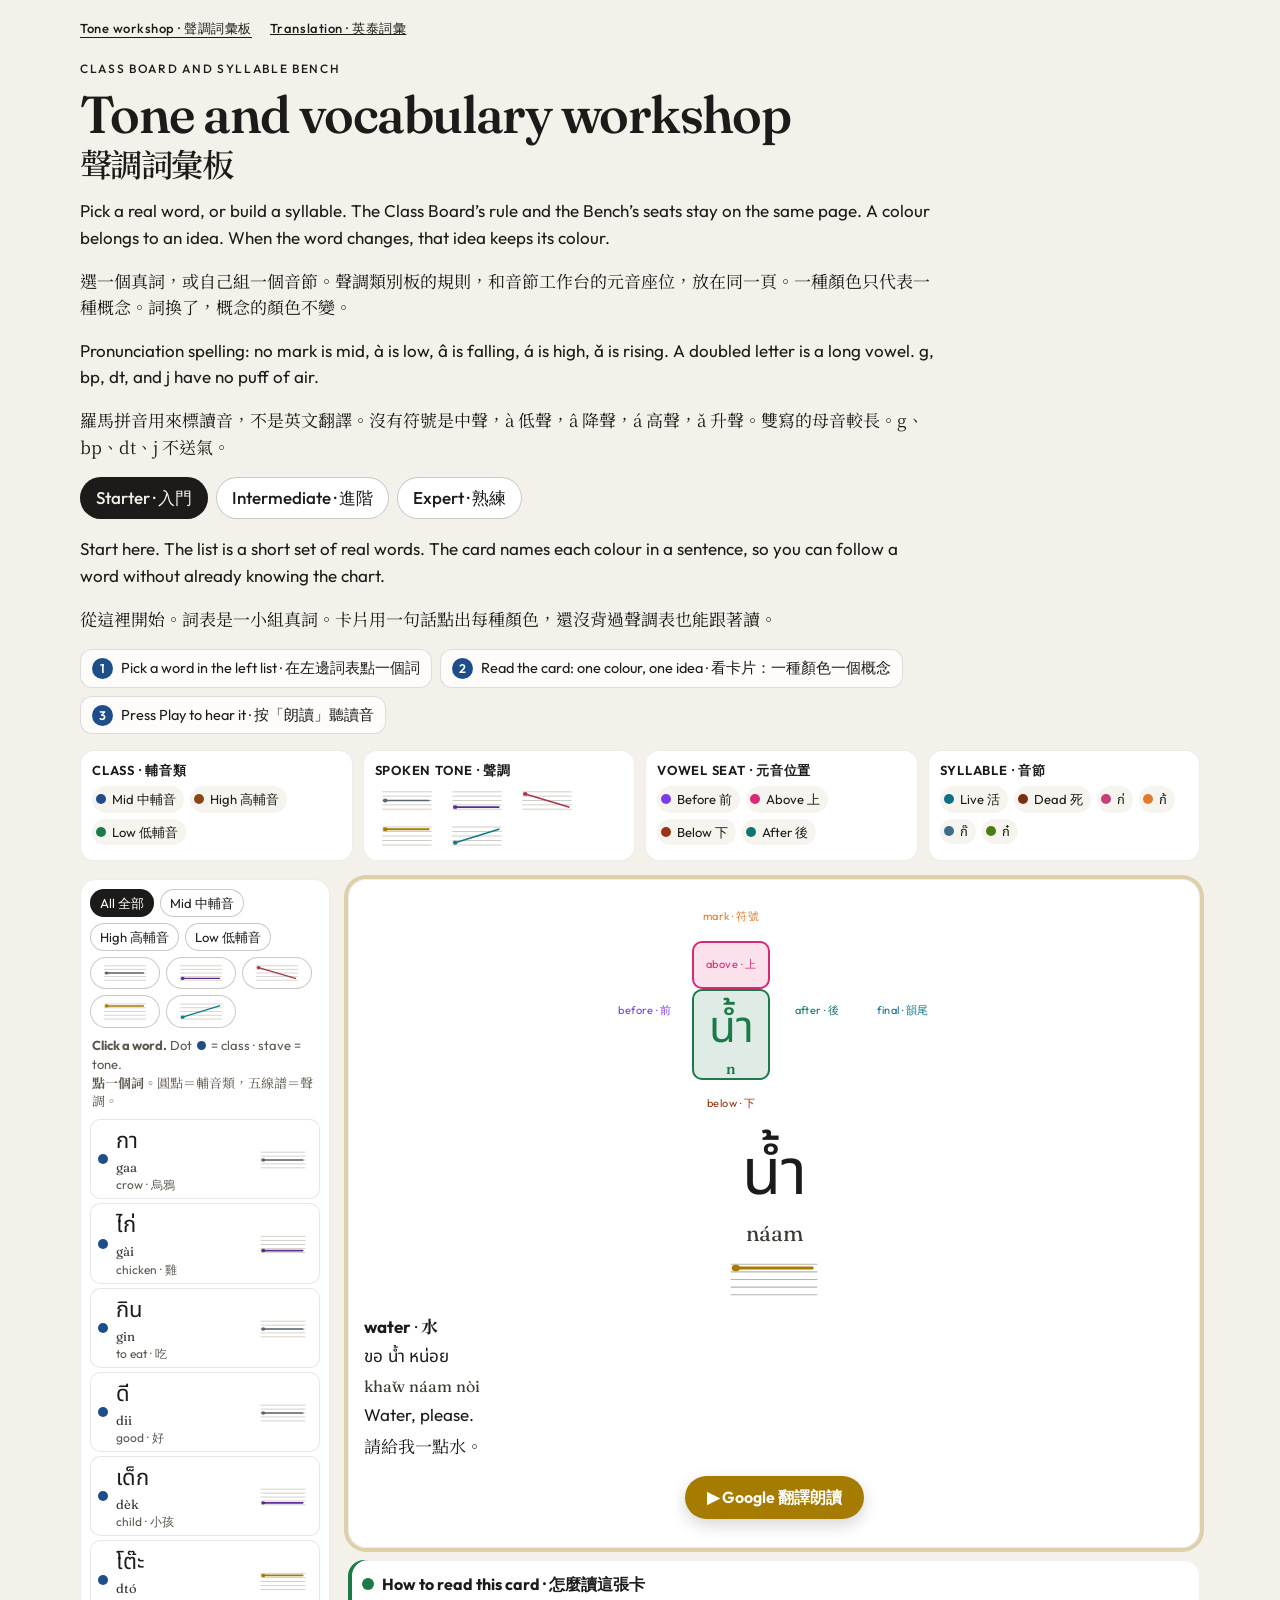
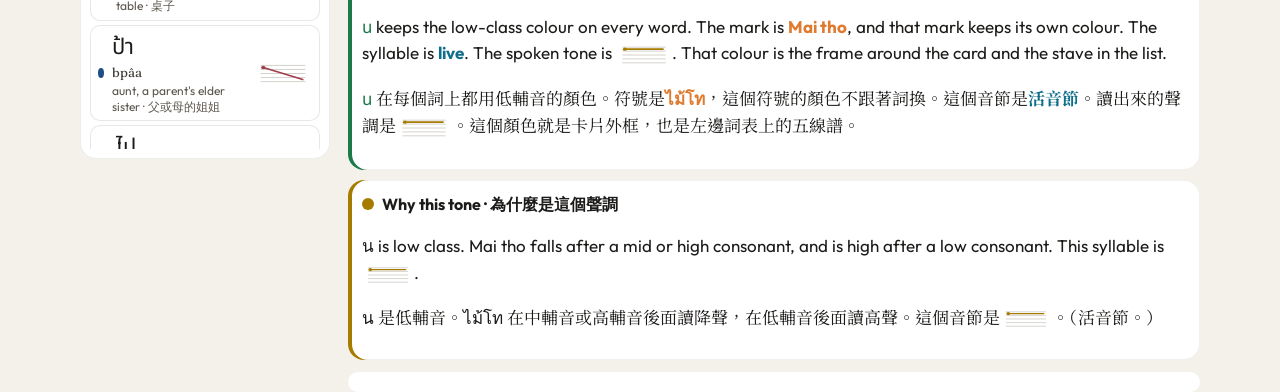
<file: 03-listening-room.html>
﻿<!DOCTYPE html>
<html lang="en">
<head>
  <meta http-equiv="refresh" content="0; url=integrated-tone-vocab.html">
  <script>location.replace("integrated-tone-vocab.html");</script>
  <style>html{display:none !important}</style>

  <meta charset="utf-8">
  <meta name="viewport" content="width=device-width, initial-scale=1">
  <title>03 The Listening Room · Thai alphabet</title>
  <link rel="preconnect" href="https://fonts.googleapis.com">
  <link rel="preconnect" href="https://fonts.gstatic.com" crossorigin>
  <link href="https://fonts.googleapis.com/css2?family=Fraunces:opsz,wght@9..144,560;9..144,650&family=Outfit:wght@400;500;640&family=Noto+Sans+Thai:wght@500;700&display=swap" rel="stylesheet">
  <link rel="stylesheet" href="css/site.css?v=4">
  <style>
    :root { --bg: #141816; --ink: #e7f0e8; --accent: #dff56a; }
    body { background: radial-gradient(1200px 500px at 50% -10%, #243028, var(--bg)); }
    a { text-decoration-thickness: 1px; }
    h1 { font-family: Fraunces, Georgia, serif; font-weight: 560; font-size: clamp(36px, 5vw, 56px); letter-spacing: -.03em; line-height: 1.05; margin: 8px 0; color: #f4f7ef; }
    h1 em { font-family: "Noto Sans Thai", "Leelawadee UI", sans-serif; font-style: normal; }
    .kicker { letter-spacing: .14em; text-transform: uppercase; font-size: 12px; font-weight: 500; margin: 18px 0 0; color: var(--accent); }
    .brief { max-width: 68ch; color: #d5e0d6; }
    .facts { display: grid; grid-template-columns: repeat(3, 1fr); gap: 12px; margin: 18px 0; }
    .facts div { background: rgba(255,255,255,.04); border-radius: 14px; padding: 12px 14px; box-shadow: inset 0 0 0 1px rgba(255,255,255,.08); }
    .facts strong { display: block; font-size: 13px; letter-spacing: .08em; text-transform: uppercase; font-weight: 500; color: var(--accent); }
    .room { width: min(640px, 100%); margin: 10px auto 0; text-align: center; }
    .play {
      width: 148px; height: 148px; border-radius: 50%;
      background: var(--accent); color: #172015;
      font-weight: 640; font-size: 18px;
      box-shadow: 0 0 0 12px rgba(223, 245, 106, .12);
    }
    .play[disabled] { opacity: .45; }
    .status { min-height: 1.4em; color: #b7c6b8; }
    .guide { font-family: Fraunces, Georgia, serif; font-size: 28px; margin: 8px 0; color: var(--accent); }
    .choices { display: grid; gap: 10px; margin-top: 16px; }
    .choices button {
      border-radius: 16px; padding: 14px 16px;
      background: #1d2620; box-shadow: inset 0 0 0 1px rgba(255,255,255,.08);
      font-size: 40px; line-height: 1.35;
    }
    .choices button.right { box-shadow: inset 0 0 0 2px var(--accent); }
    .choices button.wrong { opacity: .55; }
    .why { text-align: left; background: #1c2420; border-radius: 16px; padding: 14px 16px; margin-top: 14px; }
    .hear { display: flex; flex-wrap: wrap; gap: 8px; margin-top: 10px; }
    .hear button { border-radius: 999px; padding: 6px 10px; background: #2a3530; }
    .nav { display: flex; justify-content: space-between; gap: 10px; margin-top: 14px; }
    .nav button { border-radius: 999px; padding: 8px 14px; background: #2a3530; }
    .legend { color: #b7c6b8; font-size: 14px; max-width: 68ch; }
    @media (max-width: 800px) { .facts { grid-template-columns: 1fr; } }
  </style>
</head>
<body>
  <div class="wrap">
    <header class="top">
      <a href="index.html">Seven designs</a>
      <span>03 / 07</span>
      <nav>
        <a href="02-class-board.html">Prev</a>
        <a href="04-sinitic-bridge.html">Next</a>
      </nav>
    </header>
    <p class="kicker">Design 03</p>
    <h1>The Listening Room <em lang="th">ห้องฟัง</em></h1>
    <div class="brief">
      <p>Some pairs are easy to see and hard to hear. กา and คา can share a mid tone and still be different sounds. รัก and ลัก share a vowel, a final, and a high tone. The room plays one syllable and offers the spellings it is often confused with.</p>
      <div class="facts">
        <div><strong>Learner</strong> Someone whose ear collapses aspiration, length, tone, or ร and ล.</div>
        <div><strong>A card holds</strong> A sound, two or three spellings, and the reason they come apart.</div>
        <div><strong>The rule</strong> When the answer is a class difference, the <a href="02-class-board.html">Class Board</a> is the chart.</div>
      </div>
      <p>If this computer has a Thai voice, the spelling stays hidden until you answer. If it does not, the room shows a sound guide and the choices stay in Thai. A finished room would use a recorded voice either way. After the answer you can play every choice. The point is the difference.</p>
    </div>
    <section class="room" aria-live="polite">
      <ol class="steps">
        <li><b>1</b><span>Press Play — or read the sound guide if this computer has no Thai voice.</span></li>
        <li><b>2</b><span>Choose the spelling you heard.</span></li>
        <li><b>3</b><span>Read why the pair comes apart. “Previous pair” and “Next pair” move between drills.</span></li>
      </ol>
      <p class="status" id="status"></p>
      <button class="play" id="play" type="button">Play</button>
      <p class="guide" id="guide" hidden></p>
      <div class="choices" id="choices"></div>
      <div class="why" id="why" hidden></div>
      <div class="nav">
        <button type="button" id="back">Previous pair</button>
        <button type="button" id="forward">Next pair</button>
      </div>
    </section>
    <p class="legend">Sound guide, when you see one: unmarked is mid, à is low, â is falling, á is high, ǎ is rising. A doubled vowel is long. g, bp, and dt are unaspirated. kh and ph have a puff of air. ph is not f.</p>
    <footer class="jump">
      <a href="index.html">Index</a>
      <a href="01-card-box.html">01 Card Box</a>
      <a href="02-class-board.html">02 Class Board</a>
      <a href="03-listening-room.html" aria-current="page">03 Listening Room</a>
      <a href="04-sinitic-bridge.html">04 中文助攻</a>
      <a href="05-one-morning.html">05 One Morning</a>
      <a href="06-syllable-bench.html">06 Syllable Bench</a>
      <a href="07-picture-market.html">07 Picture Market</a>
    </footer>
  </div>
  <script src="js/speak.js"></script>
  <script>
    const drills = [
      {
        title: "Puff of air, and class",
        answer: "กา",
        choices: [
          { th: "ขา", guide: "khǎa · rising", gloss: "leg" },
          { th: "กา", guide: "gaa · mid", gloss: "crow" },
          { th: "คา", guide: "khaa · mid", gloss: "a stuck-out neck, the shape" }
        ],
        why: "กา and คา are both mid. ก has no puff of air. ค has one. ขา has the same puff as ค, and it is high class, so the unmarked live syllable rises. The ear is tracking the puff and the pitch."
      },
      {
        title: "Length, and the tone that follows it",
        answer: "กะ",
        choices: [
          { th: "กา", guide: "gaa · mid", gloss: "crow" },
          { th: "กะ", guide: "gà · low", gloss: "short a" }
        ],
        why: "Same consonant. กะ is short and dead, so mid class gives a low tone. กา is long and live, so it stays mid. Length is doing both jobs: the vowel, and the tone."
      },
      {
        title: "Short and stopped, beside long and open",
        answer: "ปิด",
        choices: [
          { th: "ปี", guide: "bpii · mid", gloss: "year" },
          { th: "ปิด", guide: "bpìt · low", gloss: "to close" }
        ],
        why: "ปิด has a short vowel and a stopped t, so it is dead, and mid-class ป makes it low. ปี is long and open, so it is live and mid. ป is unaspirated: voice off, no puff."
      },
      {
        title: "One vowel, three tones",
        answer: "ไม้",
        choices: [
          { th: "ไม่", guide: "mâi · falling", gloss: "not" },
          { th: "ไม้", guide: "mái · high", gloss: "wood" },
          { th: "ใหม่", guide: "mài · low", gloss: "new" }
        ],
        why: "ไม่ is low-class ม with ไม้เอก, so it falls. ไม้ is the same letter with ไม้โท, so it is high. ใหม่ writes a silent ห, and ม then behaves as high class. ไม้เอก on high class is low. The Class Board’s calculator leaves that silent ห for a later lesson; this pair is where you meet it."
      },
      {
        title: "Same letter, the mark changes the pitch",
        answer: "ข้าว",
        choices: [
          { th: "ขาว", guide: "khǎao · rising", gloss: "white" },
          { th: "ข้าว", guide: "khâao · falling", gloss: "rice" }
        ],
        why: "Both start with high-class ข and the same vowel. No mark on a high-class live syllable rises: ขาว, white. ไม้โท on high class falls: ข้าว, rice."
      },
      {
        title: "Three p’s",
        answer: "พา",
        choices: [
          { th: "ป่า", guide: "bpàa · low", gloss: "forest" },
          { th: "พา", guide: "phaa · mid", gloss: "to take along" },
          { th: "ผ้า", guide: "phâa · falling", gloss: "cloth" }
        ],
        why: "ป่า is mid-class ป with ไม้เอก: low, and the p has no puff. ผ้า is high-class ผ with ไม้โท: falling, with a puff. พา is low-class พ, live, no mark: mid, and it has the same puff as ผ้า. The puff groups ผ้า with พา. Class and the mark split the tone."
      },
      {
        title: "Tap beside l",
        answer: "รัก",
        choices: [
          { th: "ลัก", guide: "lák · high", gloss: "to steal" },
          { th: "รัก", guide: "rák · high", gloss: "to love" }
        ],
        why: "Same short vowel, same stopped final, same high tone. Both are low class and dead. The difference is ร, a quick tap, beside ล. English r and a held Chinese r are different sounds again."
      }
    ];

    let index = 0;
    let revealed = false;
    let voice = false;
    let correct = 0;

    function esc(s) {
      return String(s).replace(/[&<>]/g, function (c) { return { "&": "&amp;", "<": "&lt;", ">": "&gt;" }[c]; });
    }
    function drill() { return drills[index]; }
    function play(text) {
      if (!voice) return false;
      return ThaiSpeak.speak(text, "th");
    }
    function render() {
      const d = drill();
      document.getElementById("status").textContent = (index + 1) + " of " + drills.length + " · " + d.title + (voice ? "" : " · written guide, no Thai voice here");
      document.getElementById("play").disabled = !voice;
      document.getElementById("play").textContent = voice ? "Play" : "No voice";
      const guide = document.getElementById("guide");
      const answer = d.choices.find(function (c) { return c.th === d.answer; });
      guide.hidden = voice && !revealed;
      guide.textContent = answer.guide;
      const box = document.getElementById("choices");
      box.innerHTML = "";
      d.choices.forEach(function (c) {
        const b = document.createElement("button");
        b.type = "button";
        b.lang = "th";
        b.textContent = c.th;
        if (revealed && c.th === d.answer) b.className = "right";
        if (revealed && c.th !== d.answer) b.className = "wrong";
        b.addEventListener("click", function () { choose(c.th); });
        box.appendChild(b);
      });
      const why = document.getElementById("why");
      why.hidden = !revealed;
      if (revealed) {
        const hears = d.choices.map(function (c) {
          return '<button type="button" data-th="' + c.th + '">' + c.th + " · " + esc(c.gloss) + "</button>";
        }).join("");
        why.innerHTML = "<p><strong lang=\"th\">" + d.answer + "</strong> · " + esc(answer.gloss) + " · " + esc(answer.guide) + "</p><p>" + esc(d.why) + "</p>" + (voice ? '<div class="hear">' + hears + "</div>" : "");
        why.querySelectorAll("[data-th]").forEach(function (b) {
          b.addEventListener("click", function () { play(b.dataset.th); });
        });
      }
    }
    function choose(th) {
      if (revealed) {
        play(th);
        return;
      }
      revealed = true;
      if (th === drill().answer) correct += 1;
      render();
    }
    document.getElementById("play").addEventListener("click", function () { play(drill().answer); });
    document.getElementById("back").addEventListener("click", function () {
      index = (index - 1 + drills.length) % drills.length;
      revealed = false;
      ThaiSpeak.stop();
      render();
    });
    document.getElementById("forward").addEventListener("click", function () {
      index = (index + 1) % drills.length;
      revealed = false;
      ThaiSpeak.stop();
      render();
    });
    ThaiSpeak.whenVoices(function () {
      voice = !!ThaiSpeak.pick("th");
      render();
      if (voice) play(drill().answer);
    });
    render();
  </script>
</body>
</html>
</file>
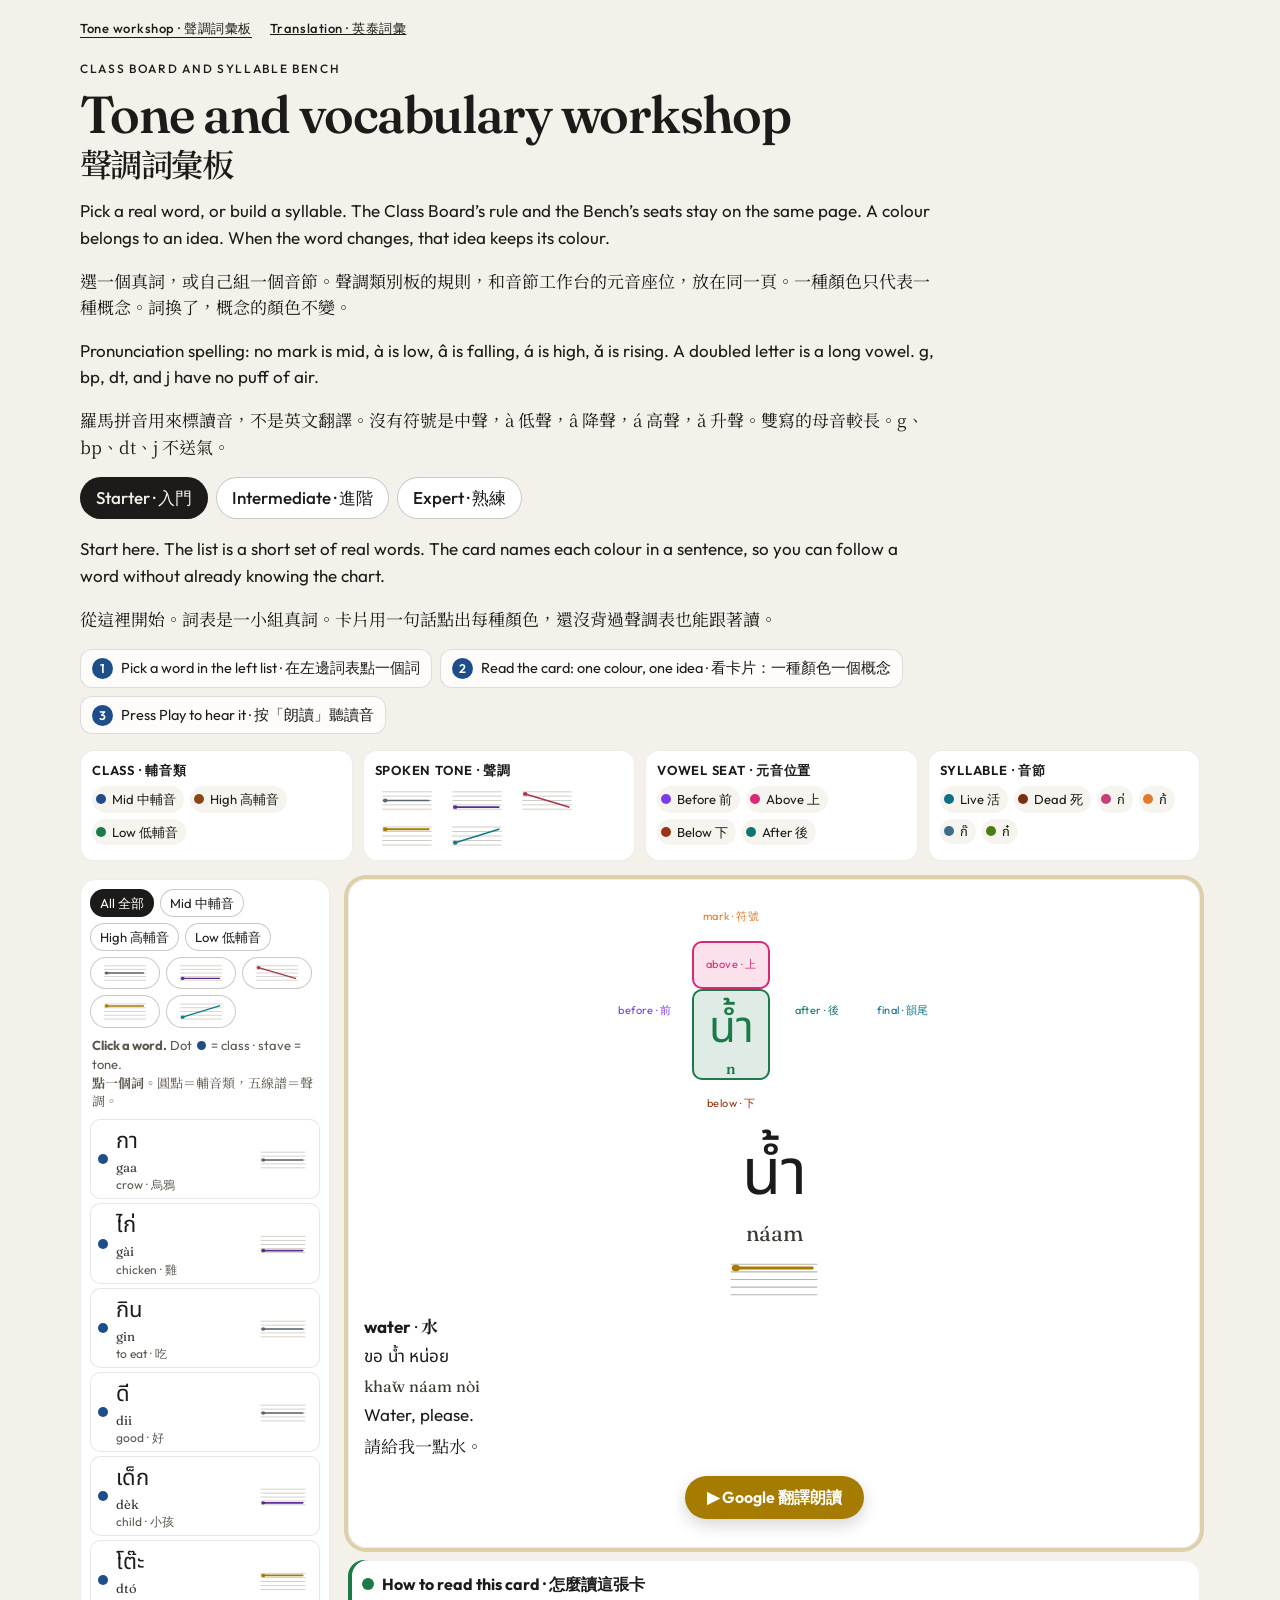
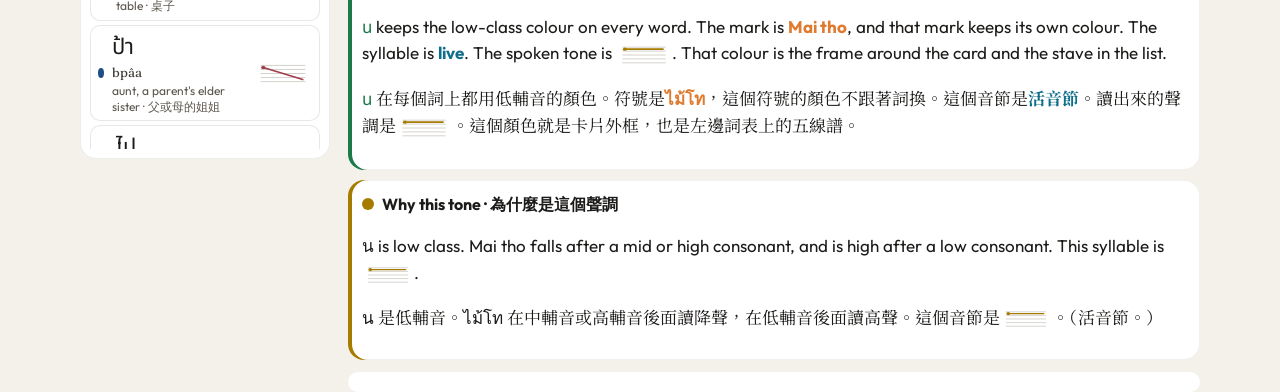
<file: 04-sinitic-bridge.html>
<!DOCTYPE html>
<html lang="en">
<head>
  <meta http-equiv="refresh" content="0; url=integrated-tone-vocab.html">
  <script>location.replace("integrated-tone-vocab.html");</script>
  <style>html{display:none !important}</style>

  <meta charset="utf-8">
  <meta name="viewport" content="width=device-width, initial-scale=1">
  <title>04 中文助攻 · Thai alphabet</title>
  <link rel="preconnect" href="https://fonts.googleapis.com">
  <link rel="preconnect" href="https://fonts.gstatic.com" crossorigin>
  <link href="https://fonts.googleapis.com/css2?family=Fraunces:opsz,wght@9..144,560;9..144,650&family=Outfit:wght@400;500;640&family=Noto+Sans+TC:wght@400;600&family=Noto+Serif+TC:wght@560;700&family=Noto+Serif+Thai:wght@560;700&display=swap" rel="stylesheet">
  <link rel="stylesheet" href="css/site.css?v=4">
  <style>
    :root { --bg: #fbf6ee; --ink: #241c18; --accent: #8f1d1d; }
    [lang="zh-Hans"], [lang="zh-Hant"], [lang="zh-HK"] { font-family: "Noto Serif TC", "PMingLiU", "Microsoft JhengHei", serif; }
    h1 { font-family: "Noto Serif TC", PMingLiU, serif; font-weight: 560; font-size: clamp(40px, 6vw, 64px); line-height: 1.15; margin: 8px 0; }
    h1 em { font-family: Fraunces, Georgia, serif; font-style: normal; font-size: .48em; display: block; letter-spacing: -.02em; }
    .kicker { letter-spacing: .14em; text-transform: uppercase; font-size: 12px; font-weight: 500; margin: 18px 0 0; color: var(--accent); }
    .brief { max-width: 72ch; }
    .facts { display: grid; grid-template-columns: repeat(3, 1fr); gap: 12px; margin: 18px 0; }
    .facts div { background: #fff; border-radius: 14px; padding: 12px 14px; box-shadow: inset 0 0 0 1px rgba(36,28,24,.08); }
    .facts strong { display: block; font-size: 13px; letter-spacing: .08em; text-transform: uppercase; font-weight: 500; }
    .legend { display: grid; grid-template-columns: repeat(3, 1fr); gap: 10px; margin: 8px 0 16px; }
    .legend p { margin: 0; background: #fff; border-radius: 12px; padding: 10px 12px; font-size: 14px; }
    .toolbar { display: flex; flex-wrap: wrap; gap: 8px; align-items: center; margin-bottom: 12px; }
    .toolbar button, .say { border-radius: 999px; padding: 7px 12px; background: #fff; box-shadow: inset 0 0 0 1px rgba(36,28,24,.16); }
    .card { background: #fff; border-radius: 22px; padding: 18px 18px 16px; box-shadow: 0 16px 40px rgba(80, 30, 20, .06); }
    .glyphs { display: flex; gap: 18px; align-items: flex-end; flex-wrap: wrap; }
    .glyphs strong { font-family: "Noto Serif Thai", "Leelawadee UI", serif; font-size: clamp(72px, 12vw, 112px); font-weight: 560; line-height: 1.15; }
    .glyphs span { display: block; color: #6d584c; }
    h2.card-title { font-family: Fraunces, Georgia, serif; font-weight: 560; font-size: 28px; margin: 8px 0; }
    .langs { display: grid; grid-template-columns: repeat(3, 1fr); gap: 12px; }
    .langs article { background: #fbf6ee; border-radius: 14px; padding: 12px; }
    .langs h3 { margin: 0 0 6px; font-size: 18px; }
    .langs p { margin: 6px 0; }
    .trap { margin-top: 12px; border-radius: 14px; padding: 12px 14px; background: #f8e8e2; }
    .trap h3 { margin: 0 0 6px; color: var(--accent); font-size: 16px; }
    .band { margin-top: 12px; display: grid; gap: 4px; }
    .band .th { font-family: "Noto Serif Thai", "Leelawadee UI", serif; font-size: 28px; line-height: 1.6; margin: 0; }
    .progress { margin-left: auto; color: #6d584c; }
    @media (max-width: 900px) {
      .facts, .legend, .langs { grid-template-columns: 1fr; }
      .progress { margin-left: 0; }
    }
  </style>
</head>
<body>
  <div class="wrap">
    <header class="top">
      <a href="index.html">Seven designs</a>
      <span>04 / 07</span>
      <nav>
        <a href="03-listening-room.html">Prev</a>
        <a href="05-one-morning.html">Next</a>
      </nav>
    </header>
    <p class="kicker">Design 04 · 中文助攻</p>
    <h1>中文助攻 <em>The Sinitic Bridge</em></h1>
    <div class="brief">
      <p lang="zh-Hant">用普通話、廣東話、潮州話靠近泰語的聲母和詞義。聲調留在泰語這邊，不借用。</p>
      <p>This deck is for someone who already speaks Mandarin, Cantonese, or Teochew. The three columns stay side by side, so a Teochew reader is not sent through Mandarin first. Borrow an initial when the match is real. The cards spend their room on those matches, and on the places Chinese will invent the wrong sound: voiced ด and บ, the tap ร, the missing f in Teochew, vowel length, and every tone.</p>
      <div class="facts">
        <div><strong>Learner</strong> A reader of 中文, 廣東話, or 潮州話.</div>
        <div><strong>A card holds</strong> The Thai symbol, three bridges, the trap, and one sentence.</div>
        <div><strong>Tones</strong> The same ้ falls on ป้า and is high on ม้า. That chart is the <a href="02-class-board.html">Class Board</a>.</div>
      </div>
      <p>Column headings are traditional. The Mandarin gloss is simplified. Cantonese and Teochew stay in traditional characters. s, m, n, and w transfer more directly, so they do not take a card. These ten cards are the bridges and the traps.</p>
    </div>
    <div class="legend">
      <p lang="zh-Hans"><strong>普通话拼音</strong>　b d g 是不送气的清音，不是英语的 b d g。</p>
      <p lang="zh-Hant"><strong>粤拼</strong>　1 阴平，2 阴上，3 阴去，4 阳平，5 阳上，6 阳去。入声并进 1、3、6。</p>
      <p lang="zh-Hant"><strong>潮拼</strong>　b d g 不送气，p t k 送气，bh 才是浊音。调号是潮汕八调，各乡会差一调。只标有把握的词。</p>
    </div>
    <ol class="steps">
      <li><b>1</b><span lang="zh-Hant">用「上一张／下一张」或左右方向鍵翻卡。</span></li>
      <li><b>2</b><span lang="zh-Hant">三欄並排：讀你會的那一欄，泰語那行不變。</span></li>
      <li><b>3</b><span lang="zh-Hant">按泰語行的朗讀鍵聽發音。寫著「不要讀成」的地方，就是中文會帶你走的錯路。</span></li>
    </ol>
    <div class="toolbar">
      <button type="button" id="prev">上一张</button>
      <button type="button" id="next">下一张</button>
      <span class="progress" id="progress"></span>
    </div>
    <article class="card" id="card"></article>
    <footer class="jump">
      <a href="index.html">Index</a>
      <a href="01-card-box.html">01 Card Box</a>
      <a href="02-class-board.html">02 Class Board</a>
      <a href="03-listening-room.html">03 Listening Room</a>
      <a href="04-sinitic-bridge.html" aria-current="page">04 中文助攻</a>
      <a href="05-one-morning.html">05 One Morning</a>
      <a href="06-syllable-bench.html">06 Syllable Bench</a>
      <a href="07-picture-market.html">07 Picture Market</a>
    </footer>
  </div>
  <script src="js/speak.js"></script>
  <script>
    const cards = [
      {
        title: "Unaspirated k · 不送气的 k",
        glyphs: [["ก", "ก ไก่ · mid · chicken 鸡"]],
        zh: ["词义　鸡 jī", "拼音 g 不是英语 g。它是不送气的 k，和 ก 同一类。可以借「哥 gē」「鸡 jī」的 g 来起音。拼音 k 是送气，留给 ข 和 ค。"],
        yue: ["詞義　雞 gai1", "粵語 g 也是不送氣 k。雞 gai1、家 gaa1 的 g，就是 ก 的氣口。不要讀成卡 kaa1 的 k。"],
        teo: ["詞義　雞 goi1", "潮拼 g 也是不送氣 k。雞 goi1 的 g 對齊 ก。潮拼 k 才送氣。"],
        trap: "ไก่ 的聲調是泰語低音。雞 jī、雞 gai1 的聲調都不是它。這裡只借聲母。",
        lines: [["ไก่ ตัว นี้ กิน ข้าว", "This chicken is eating.", "这只鸡在吃饭。", "呢隻雞食緊飯。", "雞食飯。", "雞 goi1，食 ziah8，飯 bung7"]]
      },
      {
        title: "Same puff, two classes · 气口相同，类不同",
        glyphs: [["ข", "ข ไข่ · high · egg"], ["ค", "ค ควาย · low · buffalo"]],
        zh: ["词义　蛋 dàn；水牛 shuǐniú", "ข 和 ค 都是送气 k，像拼音 k（可 kě）。普通话听不出高辅音和低辅音。类不改变气口，类用来算声调。"],
        yue: ["詞義　蛋 daan6；水牛 seoi2 ngau4", "兩個都是粵語 k，如卡 kaa1。粵語一樣分不出 ข 和 ค。蛋是粵語常用詞；潮州話要改說卵。"],
        teo: ["詞義　卵 nng6；水牛 zui2 ghu5", "兩個都是潮拼 k。潮州話說「卵」，不說「蛋」。水牛 zui2 ghu5。類的分別，潮州話幫不上。"],
        trap: "ไข่ 有 ไม้เอก。高輔音加這個符號是低音。ควาย 沒有符號，低輔音、長元音、活音節，是中音。聲母借得走，聲調要另算。",
        lines: [
          ["ขอ ไข่ สอง ฟอง", "Two eggs, please.", "请给我两个鸡蛋。", "唔該畀兩隻蛋我。", "愛兩粒卵。", "愛 ain3，兩 no6，粒 liab8，卵 nng6"],
          ["ควาย เดิน ใน นา", "The buffalo walks in the field.", "水牛在田里走。", "水牛喺田度行。", "水牛在田裡行。", "水牛 zui2 ghu5，行 gian5"]
        ]
      },
      {
        title: "ng at the start · 开头的 ng",
        glyphs: [["ง", "ง งู · low · snake 蛇"]],
        zh: ["词义　蛇 shé", "普通话没有 ng 声母。不要用 n，也不要做成零声母。可以先哼一声「嗯」，再滑进元音。"],
        yue: ["詞義　蛇 se4", "粵語有這個聲母。牛 ngau4、我 ngo5 的 ng，很接近 ง。蛇 se4 本身不以 ng 開頭，借的是聲母，不是這個詞的讀音。"],
        teo: ["詞義　蛇 zua5", "潮州「五 ngou6」的 ng 可以借來起音。蛇 zua5 的聲母是 z，不是 ng。"],
        trap: "งู 是中音：低輔音、長元音、沒有聲調符號。不要把蛇 shé 的聲調安到 งู 上。",
        lines: [["ฉัน เห็น งู", "I see a snake.", "我看见一条蛇。", "我見到一條蛇。", "我看見一條蛇。", "蛇 zua5"]]
      },
      {
        title: "Voiced d beside unaspirated t",
        glyphs: [["ด", "ด เด็ก · mid · child"], ["ต", "ต เต่า · mid · turtle"]],
        zh: ["词义　孩子 háizi；乌龟 wūguī", "拼音 d（得 dé）对齐的是 ต，不是 ด。ต 不送气，声带不颤。ด 是真正的浊音，像英语 day。普通话没有这个浊音。"],
        yue: ["詞義　細路 sai3 lou6；龜 gwai1", "粵語 d（得 dak1）對齊 ต。粵語沒有濁音 d，所以 ด 不能借，要讓聲帶顫。"],
        teo: ["詞義　囝仔 giann2 a2；龜", "潮拼 d（豬 du1）對齊 ต。潮州話沒有相對的濁音 d。囝仔是潮州話的小孩。"],
        trap: "เด็ก 和 เต่า 都是低音，聲調幫你分不開它們。分別在聲帶顫不顫。拼音 d 會把兩張卡讀成同一張。",
        lines: [
          ["เด็ก คน นี้ กิน ข้าว", "This child is eating.", "这个孩子在吃饭。", "呢個細路食緊飯。", "這個囝仔在食飯。", "囝仔 giann2 a2，食 ziah8"],
          ["เต่า เดิน ช้า", "The turtle walks slowly.", "乌龟走得很慢。", "隻龜行得好慢。", "龜行得慢。", "ช้า 是高音，慢"]
        ]
      },
      {
        title: "Voiced b beside unaspirated p",
        glyphs: [["บ", "บ ใบไม้ · mid · leaf"], ["ป", "ป ปลา · mid · fish"]],
        zh: ["词义　叶子 yèzi；鱼 yú", "拼音 b（波 bō）对齐的是 ป，不是 บ。ป 不送气，声带不颤。บ 是浊音，像英语 boy。拼音 p（坡 pō）是送气，对齐 ผ 和 พ。"],
        yue: ["詞義　葉 jip6；魚 jyu4", "粵語 b（波 bo1）對齊 ป。粵語 p（坡 po1）對齊送氣的 ผ、พ。บ 要另練，粵語沒有這個濁音。"],
        teo: ["詞義　葉；魚 hu5", "潮拼 b 對齊 ป。潮拼 p 是送氣。潮拼 bh 才是濁音，馬 bhê2 的 bh 可以感覺 บ。"],
        trap: "ปลา 是複輔音，類看第一個 ป。長元音、活音節、沒有符號，所以是中音。不要把魚 yú 的聲調借過來。",
        lines: [["ปลา อยู่ ใน น้ำ", "The fish is in the water.", "鱼在水里。", "魚喺水度。", "魚在水裡。", "魚 hu5，水 zui2"]]
      },
      {
        title: "Unaspirated ch · 接近 j，不是 q",
        glyphs: [["จ", "จ จาน · mid · plate"]],
        zh: ["词义　盘子 pánzi", "จ 不送气。拼音 j（鸡 jī）可以作入口，舌头不用卷得那么后。拼音 q 是送气，对齐 ฉ 和 ช。"],
        yue: ["詞義　碟 dip6", "粵語沒有完全相同的聲母。汁 zap1 的 z 比英文 j 接近。粵語 c 是送氣，留給 ฉ、ช。"],
        teo: ["詞義　碟 dih8", "潮拼 z 不送氣，接近 จ。潮拼 c 才送氣。碟 dih8。"],
        trap: "จาน 以 น 結尾，是活音節。中輔音、沒有符號，所以是中音。桌上的 โต๊ะ 是借詞，來自閩南話、潮州話的「桌」，整詞記。อยู่ 的拼法不規則：若按低輔音 ย 加 ไม้โท 去算，會得到高音，實際讀降調，整詞記。",
        lines: [["จาน อยู่ บน โต๊ะ", "The plate is on the table.", "盘子在桌子上。", "碟喺枱上面。", "碟在桌頂。", "碟 dih8"]]
      },
      {
        title: "A tap, not l · ร 不要读成 ล",
        glyphs: [["ร", "ร เรือ · low · boat"], ["ล", "ล ลิง · low · monkey"]],
        zh: ["词义　船 chuán；猴子 hóuzi", "普通话没有这个弹音。日语式的卷舌 r、英语 r，都不是 ร。舌尖在齿龈后轻弹一下，不要拖。ล 才是 l。"],
        yue: ["詞義　船 syun4；馬騮 maa5 lau1", "粵語沒有 r。最常見的錯是把 ร 讀成 l。船 syun4 的聲母幫不上 ร。ลิง 的 ล 才接近粵語 l。"],
        teo: ["詞義　船 zung5；猴", "潮州「二 ri6」的聲母可以幫你找到舌尖，但仍要輕彈，不能拖成 ri。ล 才是 l。船 zung5。"],
        trap: "เรือ 和 ลิง 都是中音，分它們的是聲母。เรือ 是長元音、活音節。ลิง 的 ิ 是短元音，但韻尾 ง 讓音節保持活的。低輔音、活音節、沒有符號，就是中音，元音短也一樣。",
        lines: [
          ["เรือ ลำ นี้ เล็ก", "This boat is small.", "这艘船很小。", "呢艘船好細。", "這隻船細。", "船 zung5"],
          ["ลิง ตัว นี้ เล็ก", "This monkey is small.", "这只猴子很小。", "呢隻馬騮好細。", "這隻猴細。", "ลิง 的聲母是 l"]
        ]
      },
      {
        title: "f, missing in Teochew",
        glyphs: [["ฝ", "ฝ ฝา · high · lid"]],
        zh: ["词义　盖子 gàizi", "ฝ 和 ฟ 都是 f，像飞 fēi。ฝ 是高辅音，ฟ 是低辅音，声调算法不同。气口一样。"],
        yue: ["詞義　蓋 goi3", "粵語有 f，飛 fei1、科 fo1 都可以借來感覺。蓋 goi3 的聲母是 g，借的是 f 這個音，不是「蓋」字本身的聲母。"],
        teo: ["詞義　蓋", "潮州話沒有 f。不要用 h，也不要用 p 代替。上齒輕咬下唇，再送氣。潮州「飛」往往讀成 p，那個 p 不是泰語 f。"],
        trap: "ฝา 沒有聲調符號。高輔音、長元音、活音節，所以是升調。ฟ 若走同一條規則，低輔音會得到中音。符號還沒出現，類已經把聲調分開。",
        lines: [["ปิด ฝา นี้", "Close this lid.", "把这个盖子盖上。", "蓋埋呢個蓋。", "蓋這箇蓋。", "潮州話此句請按自己的腔讀，沒有 f 可借"]]
      },
      {
        title: "Length · อะ 短，อา 长",
        glyphs: [["อะ", "short a"], ["อา", "long aa"]],
        zh: ["例词　จะ jà 将要；กา gaa 乌鸦", "普通话的 a 多半接近长的 อา。短的 อะ 要故意收住。长短分词义，也进入声调：จะ 又短又是死音节，中辅音给出低音。กา 又长又活，是中音。"],
        yue: ["例詞　จะ；กา", "粵語長 aa（家 gaa1、呀 aa3）接近 อา。短 a（心 sam1）只是一個方向，音質並不相同。泰語的长短比粵語更要分開記。"],
        teo: ["例詞　จะ；กา", "潮州話的 a 可感覺長的 อา。短 a 仍然要單獨練。不要用潮州調號去套 จะ 的低音和 กา 的中音。"],
        trap: "這張卡的重點是長短，不是把 อะ 對成某一个中文元音。耳朵要先分開，声调规则才有东西可算。",
        lines: [
          ["จะ ไป ตลาด", "Will go to the market.", "要去市场。", "會去街市。", "欲去市場。", "จะ 是低音"],
          ["กา ตัว นั้น", "That crow.", "那只乌鸦。", "嗰隻烏鴉。", "那隻烏鴉。", "กา 是中音"]
        ]
      },
      {
        title: "One mark, two tones · 同一个 ้",
        glyphs: [["◌้", "ไม้โท"], ["ป้า", "falling · aunt"], ["ม้า", "high · horse"]],
        zh: ["词义　父或母的姐姐；马 mǎ", "不要把 ้ 记成第四声。ป 是中辅音，加 ้ 是降调，ป้า。ม 是低辅音，加 ้ 是高调，ม้า。符号相同。"],
        yue: ["詞義　父或母嘅家姐；馬 maa5", "不要把 ้ 記成粵語某一聲。馬 maa5 的第 5 聲不是 ม้า 的高調。粵語第 5 聲只說明這個中文詞，不說明泰語符號。"],
        teo: ["詞義　父或母的阿姊；馬 bhê2", "潮州八調也套不上 ้。馬 bhê2 的 bh 倒是可以回想 บ 的濁音；ม้า 的聲母是 ม，不是 บ。兩件事分開。"],
        trap: "中輔音或高輔音遇到 ้，讀降調。低輔音遇到 ้，讀高調。算法在 Class Board。中文助攻停在這裡。",
        lines: [
          ["ป้า ทำ อาหาร", "Aunt is cooking. ป้า is a parent’s elder sister.", "父或母的姐姐在做饭。", "阿姑或者姨媽喺度煮餸。", "阿姑在煮食。", "ป้า 是降調"],
          ["ม้า วิ่ง เร็ว", "The horse runs fast.", "马跑得很快。", "馬跑得好快。", "馬走猛猛。", "潮州話「走」常指跑。馬 bhê2。ม้า 是高調，เร็ว 是中音"]
        ]
      }
    ];

    let index = 0;
    const voices = { th: false, zh: false, yue: false };

    function esc(s) {
      return String(s).replace(/[&<>]/g, function (c) { return { "&": "&amp;", "<": "&lt;", ">": "&gt;" }[c]; });
    }
    function render() {
      const c = cards[index];
      document.getElementById("progress").textContent = (index + 1) + " / " + cards.length;
      const glyphs = c.glyphs.map(function (g) {
        return '<div><strong lang="th">' + esc(g[0]) + '</strong><span>' + esc(g[1]) + "</span></div>";
      }).join("");
      function col(title, lang, lines, sayLabel, prefix, enabled) {
        const body = lines.map(function (line) { return "<p lang=\"" + lang + "\">" + esc(line) + "</p>"; }).join("");
        const btn = '<button class="say" type="button" data-prefix="' + prefix + '"' + (enabled ? "" : " disabled") + ">" + sayLabel + "</button>";
        return "<article><h3 lang=\"" + lang + "\">" + title + "</h3>" + body + btn + "</article>";
      }
      const bands = c.lines.map(function (line) {
        return '<p class="th" lang="th">' + esc(line[0]) + "</p><p>" + esc(line[1]) + '</p><p lang="zh-Hans">' + esc(line[2]) + '</p><p lang="zh-HK">' + esc(line[3]) + '</p><p lang="zh-Hant">' + esc(line[4]) + "</p><p>" + esc(line[5]) + "</p>";
      }).join("");
      document.getElementById("card").innerHTML =
        '<div class="glyphs">' + glyphs + "</div>" +
        '<h2 class="card-title">' + esc(c.title) + "</h2>" +
        '<div class="langs">' +
          col("普通话", "zh-Hans", c.zh, "朗读普通话", "zh-CN", voices.zh) +
          col("廣東話", "zh-HK", c.yue, "朗讀粵語", "zh-HK", voices.yue) +
          col("潮州話", "zh-Hant", c.teo, "潮州話請看潮拼", "teo", false) +
        "</div>" +
        '<div class="trap"><h3 lang="zh-Hant">這裡不要借</h3><p lang="zh-Hant">' + esc(c.trap) + "</p></div>" +
        '<div class="band">' + bands + '<p><button class="say" type="button" id="say-th"' + (voices.th ? "" : " disabled") + ">Play Thai</button></p></div>";
      document.querySelectorAll(".say[data-prefix]").forEach(function (b) {
        b.addEventListener("click", function () {
          const prefix = b.dataset.prefix;
          const col = prefix === "zh-CN" ? 2 : 3;
          ThaiSpeak.speak(c.lines.map(function (line) { return line[col]; }).join("。"), prefix);
        });
      });
      const sayTh = document.getElementById("say-th");
      if (sayTh) sayTh.addEventListener("click", function () {
        ThaiSpeak.speak(c.lines.map(function (line) { return line[0].replace(/ /g, ""); }).join(" "), "th");
      });
    }
    document.getElementById("prev").addEventListener("click", function () {
      index = (index - 1 + cards.length) % cards.length;
      render();
    });
    document.getElementById("next").addEventListener("click", function () {
      index = (index + 1) % cards.length;
      render();
    });
    document.addEventListener("keydown", function (e) {
      if (e.key === "ArrowRight") document.getElementById("next").click();
      if (e.key === "ArrowLeft") document.getElementById("prev").click();
    });
    ThaiSpeak.whenVoices(function () {
      voices.th = !!ThaiSpeak.pick("th");
      voices.zh = !!ThaiSpeak.pick("zh-CN");
      voices.yue = !!ThaiSpeak.pick("zh-HK");
      render();
    });
    render();
  </script>
</body>
</html>
</file>
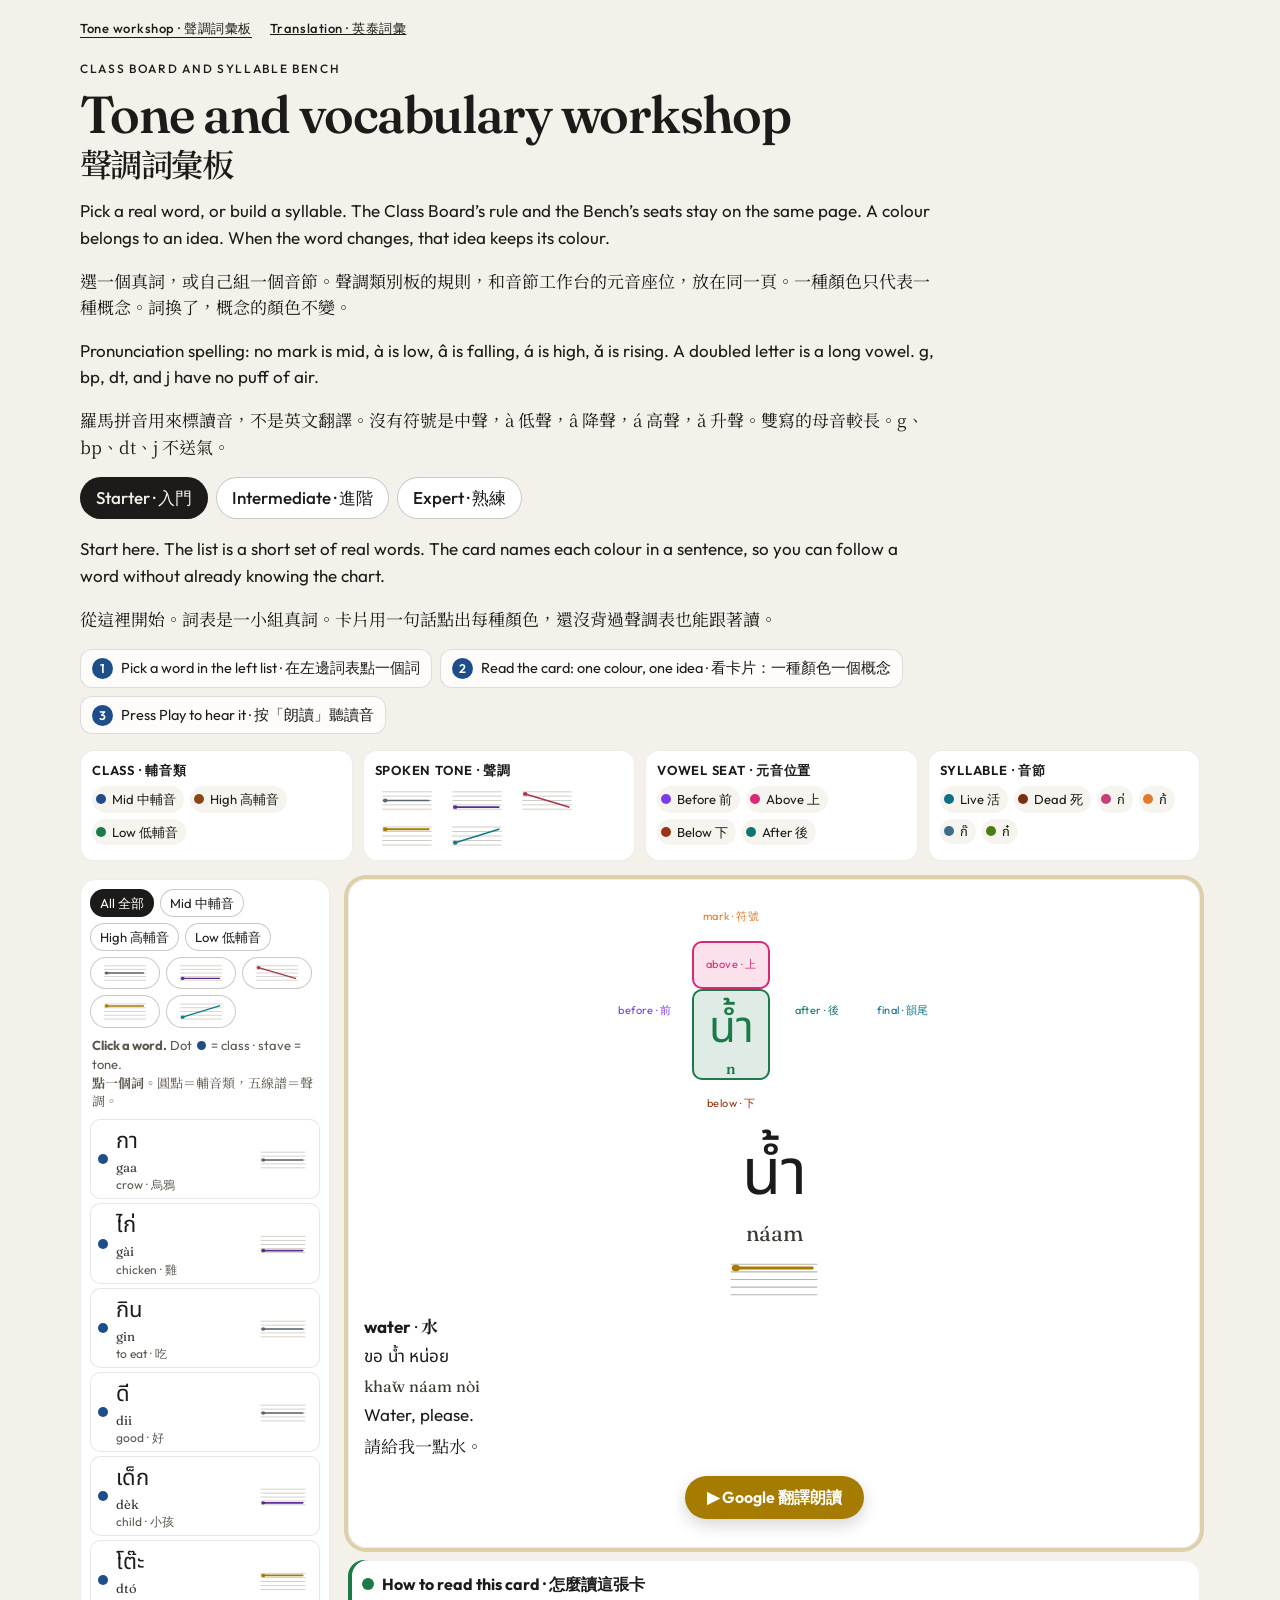
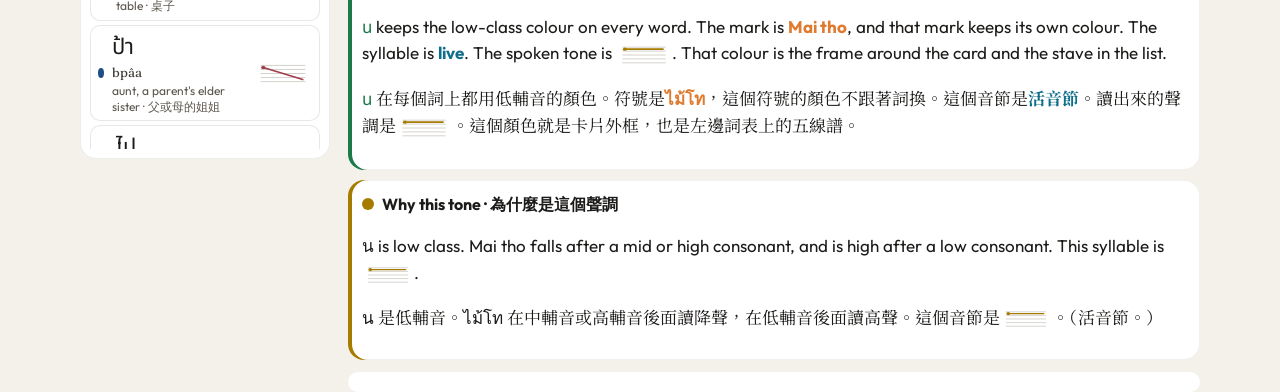
<file: 05-one-morning.html>
﻿<!DOCTYPE html>
<html lang="en">
<head>
  <meta http-equiv="refresh" content="0; url=integrated-tone-vocab.html">
  <script>location.replace("integrated-tone-vocab.html");</script>
  <style>html{display:none !important}</style>

  <meta charset="utf-8">
  <meta name="viewport" content="width=device-width, initial-scale=1">
  <title>05 One Morning · Thai alphabet</title>
  <link rel="preconnect" href="https://fonts.googleapis.com">
  <link rel="preconnect" href="https://fonts.gstatic.com" crossorigin>
  <link href="https://fonts.googleapis.com/css2?family=Fraunces:opsz,wght@9..144,560;9..144,650&family=Outfit:wght@400;500;640&family=Noto+Serif+Thai:wght@560;700&display=swap" rel="stylesheet">
  <link rel="stylesheet" href="css/site.css?v=4">
  <style>
    :root { --bg: #f6efe6; --ink: #3c2a22; --accent: #c46b4a; }
    h1 { font-family: Fraunces, Georgia, serif; font-weight: 560; font-size: clamp(36px, 5vw, 58px); letter-spacing: -.03em; line-height: 1.05; margin: 8px 0; }
    h1 em { font-family: "Noto Serif Thai", "Leelawadee UI", serif; font-style: normal; }
    .kicker { letter-spacing: .14em; text-transform: uppercase; font-size: 12px; font-weight: 500; margin: 18px 0 0; color: #a85a3c; }
    .brief { max-width: 68ch; }
    .facts { display: grid; grid-template-columns: repeat(3, 1fr); gap: 12px; margin: 18px 0; }
    .facts div { background: #fffaf4; border-radius: 14px; padding: 12px 14px; box-shadow: inset 0 0 0 1px rgba(60,42,34,.08); }
    .facts strong { display: block; font-size: 13px; letter-spacing: .08em; text-transform: uppercase; font-weight: 500; }
    .morning { display: grid; grid-template-columns: 180px 1fr; gap: 22px; align-items: start; }
    .rail { list-style: none; margin: 0; padding: 0; display: grid; gap: 6px; }
    .rail button { width: 100%; text-align: left; border-radius: 12px; padding: 8px 10px; line-height: 1.45; }
    .rail button span { font-size: 16px; }
    .rail button[aria-current="true"] { background: #fff; box-shadow: inset 0 0 0 1px rgba(60,42,34,.16); }
    .rail small { display: block; color: #8a6b58; letter-spacing: .06em; }
    .sheet { background: #fffaf4; border-radius: 24px; padding: 22px 22px 18px; box-shadow: 0 16px 40px rgba(120, 70, 40, .08); }
    .where { margin: 0; color: #a85a3c; letter-spacing: .08em; text-transform: uppercase; font-size: 12px; }
    .who { margin: 10px 0 0; font-family: Fraunces, Georgia, serif; font-size: 22px; }
    .line { font-family: "Noto Serif Thai", "Leelawadee UI", serif; font-size: clamp(28px, 4vw, 40px); line-height: 1.85; margin: 8px 0; }
    .line span { display: inline-block; padding: .08em .18em .16em; border-radius: 10px; }
    .line .is-on { background: #f6d3bf; }
    .en { font-family: Fraunces, Georgia, serif; font-size: 22px; margin-top: 0; }
    .lesson { display: grid; grid-template-columns: 120px 1fr; gap: 12px; margin-top: 16px; background: #f6efe6; border-radius: 16px; padding: 12px; }
    .lesson .glyph { font-family: "Noto Serif Thai", "Leelawadee UI", serif; font-size: 72px; line-height: 1.2; margin: 0; }
    .controls { display: flex; flex-wrap: wrap; gap: 8px; margin-top: 16px; }
    .controls button { border-radius: 999px; padding: 8px 14px; background: #fff; box-shadow: inset 0 0 0 1px rgba(60,42,34,.16); }
    @media (max-width: 800px) {
      .facts, .morning, .lesson { grid-template-columns: 1fr; }
      .rail { display: flex; overflow: auto; }
      .rail li { min-width: 120px; }
    }
  </style>
</head>
<body>
  <div class="wrap">
    <header class="top">
      <a href="index.html">Seven designs</a>
      <span>05 / 07</span>
      <nav>
        <a href="04-sinitic-bridge.html">Prev</a>
        <a href="06-syllable-bench.html">Next</a>
      </nav>
    </header>
    <p class="kicker">Design 05 · daily life</p>
    <h1>One Morning <em lang="th">เช้าวันหนึ่ง</em></h1>
    <div class="brief">
      <p>The alphabet arrives in the order a Saturday needs it. นิชา and มานพ say good morning, eat, sit in traffic, buy a mango, and get home. Twelve lines. Each line is a card, and the card teaches the one symbol that line is there to carry.</p>
      <div class="facts">
        <div><strong>Learner</strong> Someone who remembers a sentence more easily than a list.</div>
        <div><strong>A card holds</strong> The next line, its English, and one symbol from that line.</div>
        <div><strong>Another page</strong> When the line needs the tone rule, the card names the result and the <a href="02-class-board.html">Class Board</a> keeps the chart.</div>
      </div>
      <p>She uses ค่ะ for a statement and คะ for a question. He uses ครับ. Spaces between words are for learners. Ordinary Thai writing would close them up. This is a weak index of the alphabet and a strong way to keep a sentence.</p>
    </div>
    <ol class="steps">
      <li><b>1</b><span>Click a line in the left rail — the conversation runs from 7:10 to noon.</span></li>
      <li><b>2</b><span>Read the line, its English, and the one symbol that line carries.</span></li>
        <li><b>3</b><span>Use “Previous line” and “Next line” to walk the morning in order. Arrow keys work too.</span></li>
    </ol>
    <div class="morning">
      <ol class="rail" id="rail"></ol>
      <article class="sheet" id="sheet"></article>
    </div>
    <footer class="jump">
      <a href="index.html">Index</a>
      <a href="01-card-box.html">01 Card Box</a>
      <a href="02-class-board.html">02 Class Board</a>
      <a href="03-listening-room.html">03 Listening Room</a>
      <a href="04-sinitic-bridge.html">04 中文助攻</a>
      <a href="05-one-morning.html" aria-current="page">05 One Morning</a>
      <a href="06-syllable-bench.html">06 Syllable Bench</a>
      <a href="07-picture-market.html">07 Picture Market</a>
    </footer>
  </div>
  <script src="js/speak.js"></script>
  <script>
    const beats = [
      { time: "7:10", place: "At the door", speaker: "นิชา", bits: ["สวัสดี", "ค่ะ"], focus: 0, en: "Hello.", glyph: "ส", kind: "High-class consonant", name: "ส เสือ", note: "สวัสดี starts with ส. High class, the s of เสือ, tiger." },
      { time: "7:12", place: "At the door", speaker: "มานพ", bits: ["นอน", "หลับ", "ดี", "ไหม", "ครับ"], focus: 0, en: "Did you sleep well?", glyph: "น", kind: "Low-class consonant", name: "น หนู", note: "น in นอน is the letter itself: low class. The memory word หนู writes a silent ห in front of it." },
      { time: "7:20", place: "Kitchen", speaker: "นิชา", bits: ["กิน", "ข้าว", "กัน", "ไหม", "คะ"], focus: 0, en: "Shall we eat?", glyph: "ก", kind: "Mid-class consonant", name: "ก ไก่", note: "กิน starts with ก, an unaspirated k. No puff of air. คะ, at the end, is her question particle." },
      { time: "7:22", place: "Kitchen", speaker: "มานพ", bits: ["ขอ", "ไข่ดาว", "หนึ่ง", "ฟอง", "ครับ"], focus: 1, en: "One fried egg, please.", glyph: "ข", kind: "High-class consonant", name: "ข ไข่", note: "ไข่ดาว, a fried egg, begins with the memory word of ข. Aspirated k, high class." },
      { time: "7:25", place: "Kitchen", speaker: "นิชา", bits: ["ข้าว", "สุก", "แล้ว", "ค่ะ"], focus: 0, en: "The rice is cooked.", glyph: "า", kind: "Vowel, written after", name: "สระ อา", note: "า is the long aa. In ข้าว it sits after ข. You say the consonant first, then the long vowel." },
      { time: "7:26", place: "Kitchen", speaker: "มานพ", bits: ["มี", "น้ำ", "ไหม", "ครับ"], focus: 0, en: "Is there water?", glyph: "ม", kind: "Low-class consonant", name: "ม ม้า", note: "มี starts with ม. Low class, long vowel, no mark: มี is mid." },
      { time: "7:27", place: "Kitchen", speaker: "นิชา", bits: ["มี", "น้ำ", "เย็น", "ค่ะ"], focus: 1, en: "There is cold water.", glyph: "◌้", kind: "Tone mark, ไม้โท", name: "น้ำ", note: "น้ำ is low-class น with ไม้โท, so the tone is high. The same mark on a mid-class letter would fall. เย็น is mid: low class, live ending, no mark." },
      { time: "7:50", place: "Leaving the house", speaker: "นิชา", bits: ["ไป", "ตลาด", "กัน", "เถอะ"], focus: 0, en: "Let’s go to the market.", glyph: "ป", kind: "Mid-class consonant", name: "ป ปลา", note: "ไป starts with ป, an unaspirated p. Mid class, and ไ keeps the syllable live, so with no mark ไป is mid." },
      { time: "8:05", place: "In the street", speaker: "มานพ", bits: ["รถ", "ติด", "นิดหน่อย", "ครับ"], focus: 0, en: "The traffic is a little stuck.", glyph: "ร", kind: "Low-class consonant", name: "ร เรือ", note: "รถ starts with ร, a tap, not an English r and not ล. The vowel is hidden and the syllable ends in a stopped t, so this low-class short dead syllable is high." },
      { time: "8:20", place: "At the market", speaker: "นิชา", bits: ["เลือก", "มะม่วง", "ลูก", "นี้", "ค่ะ"], focus: 0, en: "Let’s take this mango.", glyph: "ล", kind: "Low-class consonant", name: "ล ลิง", note: "เลือก starts with ล. Keep it apart from ร. The vowel เอือ wraps the consonant: เ before, ื above, อ after." },
      { time: "8:22", place: "At the market, to the seller", speaker: "มานพ", bits: ["ใส่", "ถุง", "ให้", "หน่อย", "ครับ"], focus: 0, en: "Put it in a bag, please.", glyph: "ใ", kind: "Vowel, the less common ai", name: "สระ ใอ", note: "ใส่ uses ใ. ไป, earlier, uses ไ. Same ai sound. ใ stays in a short list of common words." },
      { time: "8:40", place: "Back home", speaker: "นิชา", bits: ["บอก", "แม่", "ว่า", "กลับ", "แล้ว", "ค่ะ"], focus: 0, en: "Tell Mom we’re back.", glyph: "บ", kind: "Mid-class consonant", name: "บ ใบไม้", note: "บอก starts with บ, a voiced b, as in English boy. Mid class. The vowel is อ, written after the consonant, and ก closes the syllable." }
    ];

    let index = 0;
    let voice = false;
    let token = 0;
    let playing = false;

    function esc(s) {
      return String(s).replace(/[&<>]/g, function (c) { return { "&": "&amp;", "<": "&lt;", ">": "&gt;" }[c]; });
    }
    function render() {
      const rail = document.getElementById("rail");
      rail.innerHTML = beats.map(function (b, i) {
        return '<li><button type="button" data-i="' + i + '"' + (i === index ? ' aria-current="true"' : "") + '><small>' + b.time + "</small><span lang=\"th\">" + esc(b.bits[b.focus]) + "</span></button></li>";
      }).join("");
      rail.querySelectorAll("button").forEach(function (b) {
        b.addEventListener("click", function () { stop(); index = Number(b.dataset.i); render(); });
      });
      const beat = beats[index];
      const line = beat.bits.map(function (word, i) {
        return '<span lang="th"' + (i === beat.focus ? ' class="is-on"' : "") + ">" + esc(word) + "</span>";
      }).join("");
      document.getElementById("sheet").innerHTML =
        '<p class="where">' + esc(beat.time) + " · " + esc(beat.place) + "</p>" +
        '<p class="who" lang="th">' + esc(beat.speaker) + "</p>" +
        '<p class="line">' + line + "</p>" +
        '<p class="en">' + esc(beat.en) + "</p>" +
        '<div class="lesson"><p class="glyph" lang="th">' + esc(beat.glyph) + '</p><div><p>' + esc(beat.kind) + '</p><p lang="th"><strong>' + esc(beat.name) + '</strong></p><p>' + esc(beat.note) + "</p></div></div>" +
        '<div class="controls"><button type="button" id="prev">Previous line</button><button type="button" id="next">Next line</button><button type="button" id="say"' + (voice ? "" : " disabled") + '>Play this line</button><button type="button" id="all"' + (voice ? "" : " disabled") + ">" + (playing ? "Stop" : "Play the morning") + "</button></div>";
      document.getElementById("prev").addEventListener("click", function () { stop(); index = (index - 1 + beats.length) % beats.length; render(); });
      document.getElementById("next").addEventListener("click", function () { stop(); index = (index + 1) % beats.length; render(); });
      document.getElementById("say").addEventListener("click", function () { stop(); ThaiSpeak.speak(beat.bits.join(""), "th"); });
      document.getElementById("all").addEventListener("click", function () { if (playing) stop(); else playFrom(index); });
    }
    function playFrom(i) {
      const my = ++token;
      playing = true;
      index = i;
      render();
      const ok = ThaiSpeak.speak(beats[i].bits.join(""), "th", function () {
        if (my !== token) return;
        if (i + 1 < beats.length) playFrom(i + 1);
        else { playing = false; render(); }
      });
      if (!ok) { playing = false; render(); }
    }
    function stop() {
      token += 1;
      playing = false;
      ThaiSpeak.stop();
    }
    document.addEventListener("keydown", function (e) {
      if (e.key === "ArrowRight") document.getElementById("next").click();
      if (e.key === "ArrowLeft") document.getElementById("prev").click();
    });
    ThaiSpeak.whenVoices(function () { voice = !!ThaiSpeak.pick("th"); render(); });
    render();
  </script>
</body>
</html>
</file>
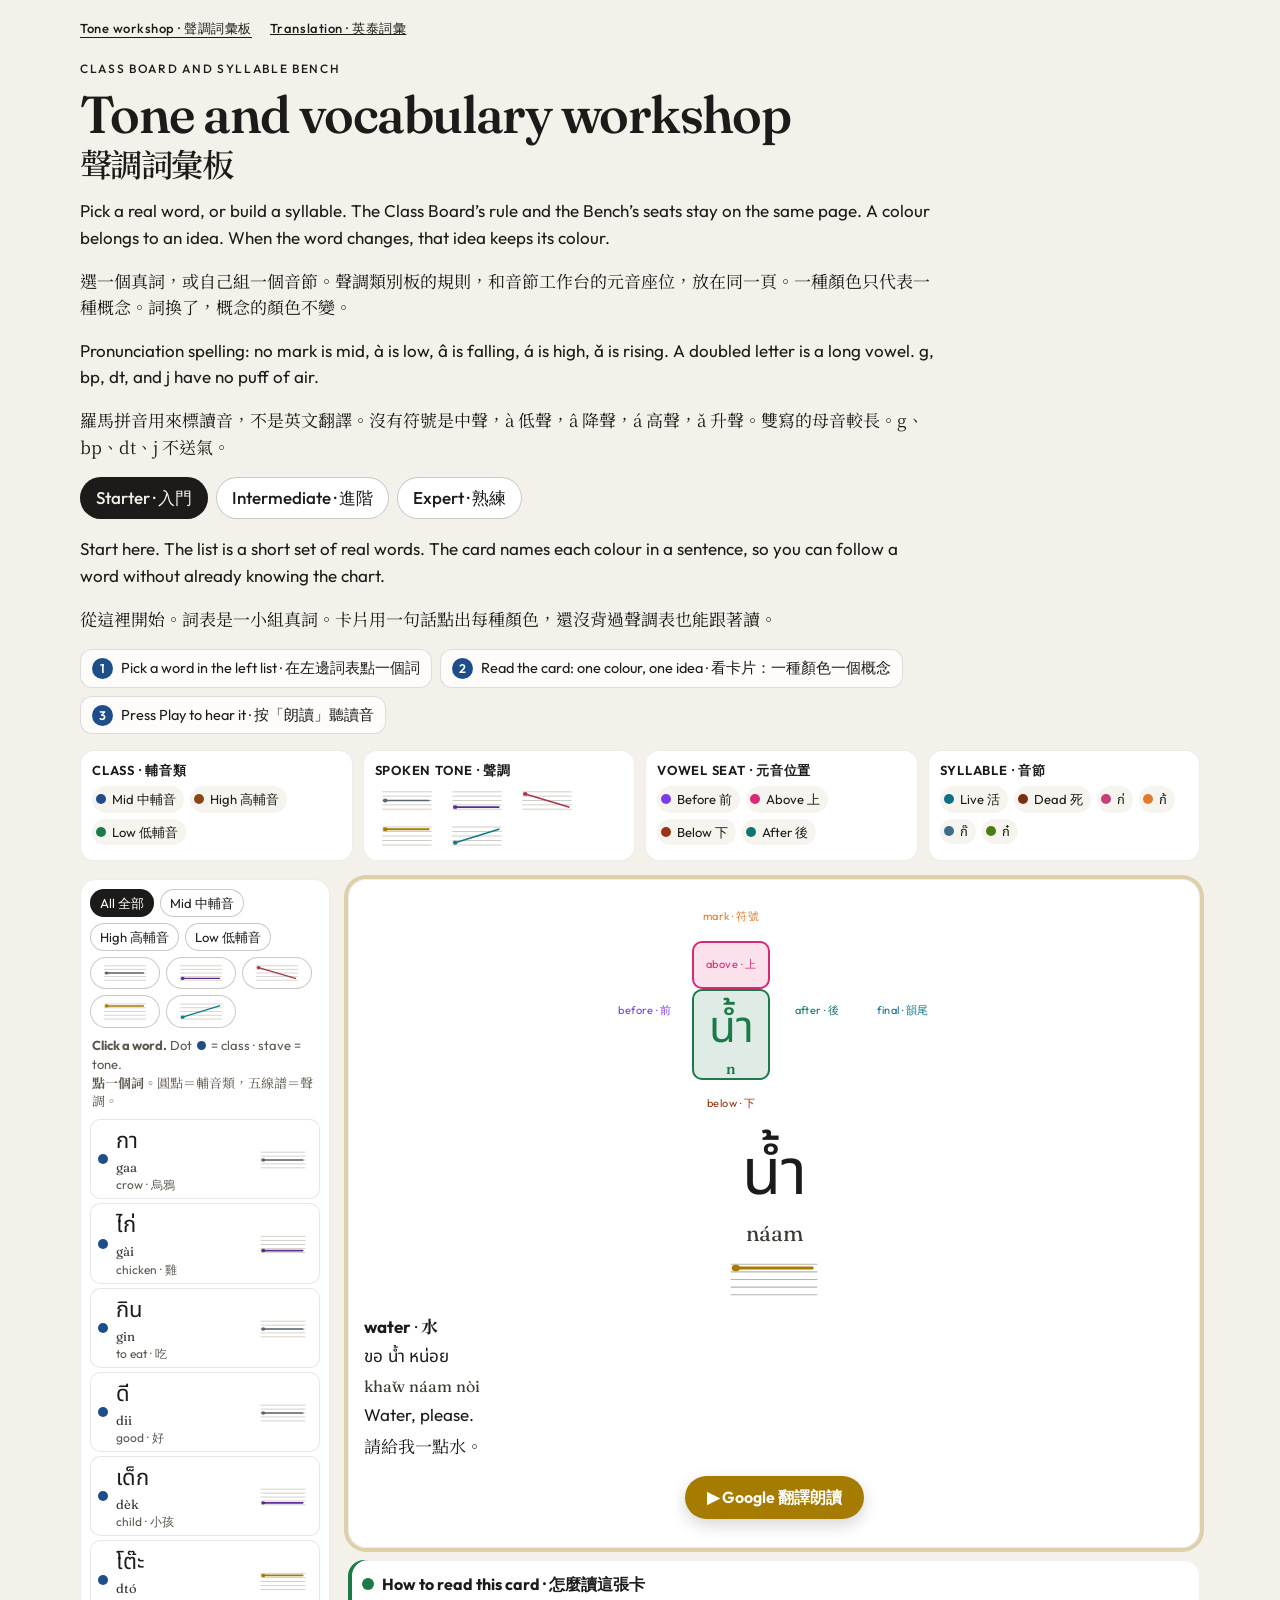
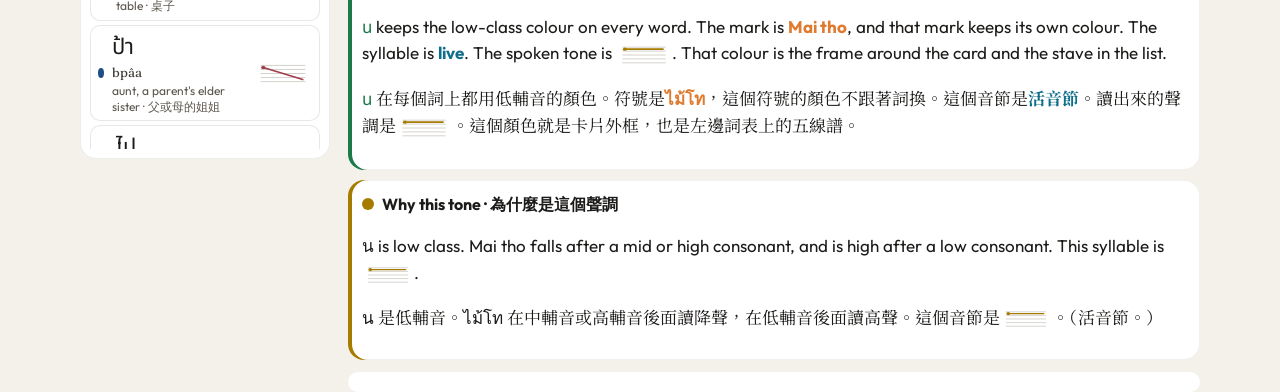
<file: 06-syllable-bench.html>
<!DOCTYPE html>
<html lang="en">
<head>
  <meta http-equiv="refresh" content="0; url=integrated-tone-vocab.html">
  <script>location.replace("integrated-tone-vocab.html");</script>
  <style>html{display:none !important}</style>

  <meta charset="utf-8">
  <meta name="viewport" content="width=device-width, initial-scale=1">
  <title>06 The Syllable Bench · Thai alphabet</title>
  <link rel="preconnect" href="https://fonts.googleapis.com">
  <link rel="preconnect" href="https://fonts.gstatic.com" crossorigin>
  <link href="https://fonts.googleapis.com/css2?family=Fraunces:opsz,wght@9..144,560;9..144,650&family=Outfit:wght@400;500;640&family=Noto+Sans+Thai:wght@500;700&display=swap" rel="stylesheet">
  <link rel="stylesheet" href="css/site.css?v=5">
  <style>
    :root { --bg: #efe8dc; --ink: #2c2825; --accent: #a33b32; }
    h1 { font-family: Fraunces, Georgia, serif; font-weight: 560; font-size: clamp(36px, 5vw, 56px); letter-spacing: -.03em; line-height: 1.05; margin: 8px 0; }
    h1 em { font-family: "Noto Sans Thai", "Leelawadee UI", sans-serif; font-style: normal; }
    .kicker { letter-spacing: .14em; text-transform: uppercase; font-size: 12px; font-weight: 500; margin: 18px 0 0; }
    .brief { max-width: 70ch; }
    .facts { display: grid; grid-template-columns: repeat(3, 1fr); gap: 12px; margin: 18px 0; }
    .facts div { background: #f7f3ea; border-radius: 14px; padding: 12px 14px; box-shadow: inset 0 0 0 1px rgba(44,40,37,.08); }
    .facts strong { display: block; font-size: 13px; letter-spacing: .08em; text-transform: uppercase; font-weight: 500; }
    .bench { display: grid; grid-template-columns: minmax(0, 1fr) 320px; gap: 18px; align-items: start; }
    .stick-wrap { background: #f7f1e6; border-radius: 18px; padding: 16px; box-shadow: inset 0 0 0 1px rgba(44,40,37,.1); }
    .stick { display: flex; justify-content: center; align-items: center; gap: 8px; min-height: 230px; }
    .stack { display: grid; justify-items: center; }
    .seat { min-width: 72px; min-height: 52px; display: grid; place-items: center; border-radius: 10px; }
    .seat b { font-family: "Noto Sans Thai", "Leelawadee UI", sans-serif; font-size: 42px; font-weight: 500; line-height: 1.2; }
    .seat i { font-style: normal; font-size: 11px; letter-spacing: .08em; text-transform: uppercase; color: #8a8178; }
    .seat.filled { background: #fff; box-shadow: inset 0 0 0 1px rgba(44,40,37,.12); }
    .seat.mark b { color: var(--accent); }
    .written, .seat b { font-weight: 500; line-height: 1.35; }
    .written { font-size: 56px; margin: 8px 0; text-align: center; }
    .verdict { font-family: Fraunces, Georgia, serif; font-size: 28px; margin: 0; text-align: center; }
    .slip { background: #fff; border-radius: 14px; padding: 12px 14px; margin-top: 10px; }
    .controls h2 { font-size: 13px; letter-spacing: .1em; text-transform: uppercase; font-weight: 500; margin: 14px 0 6px; }
    .chips { display: flex; flex-wrap: wrap; gap: 6px; }
    .chips button { border-radius: 999px; padding: 5px 9px; background: #f7f1e6; box-shadow: inset 0 0 0 1px rgba(44,40,37,.12); }
    .chips button[aria-pressed="true"] { background: var(--ink); color: #f4efe6; }
    .speak { border-radius: 999px; padding: 7px 12px; box-shadow: inset 0 0 0 1px rgba(44,40,37,.2); }
    .fine { color: #534c46; max-width: 78ch; }
    @media (max-width: 900px) { .facts, .bench { grid-template-columns: 1fr; } }
  </style>
</head>
<body>
  <div class="wrap">
    <header class="top">
      <a href="index.html">Seven designs</a>
      <span>06 / 07</span>
      <nav>
        <a href="05-one-morning.html">Prev</a>
        <a href="07-picture-market.html">Next</a>
      </nav>
    </header>
    <p class="kicker">Design 06</p>
    <h1>The Syllable Bench <em lang="th">ม้านั่งพยางค์</em></h1>
    <div class="brief">
      <p>A Thai vowel is a seat. เ stands before the consonant. ิ stands above it. ุ stands under it. า stands after it. เ and า can stand on either side at once. This bench keeps those seats visible, including the empty ones.</p>
      <div class="facts">
        <div><strong>Learner</strong> Someone who can copy a letter and still loses the vowel when it moves.</div>
        <div><strong>A card holds</strong> The seats, the written syllable, the tone, and a meaning when the word is real.</div>
        <div><strong>The rule</strong> Live or dead, then the mark. The same chart is the <a href="02-class-board.html">Class Board</a>.</div>
      </div>
      <p>Choose a consonant, a vowel, a final if the vowel allows one, and a mark. The bench writes a real Unicode syllable. If the result is in the starter list, you get the meaning and a sentence. Words such as ก๋ง, บน, and รถ leave the vowel unwritten. This bench writes the vowel you chose.</p>
      <p>For the same seats next to the class chart, real words, and Traditional Chinese, open the <a href="integrated-tone-vocab.html">combined workshop</a>.</p>
    </div>
    <ol class="steps">
      <li><b>1</b><span>Choose a consonant on the right.</span></li>
      <li><b>2</b><span>Choose a vowel. Watch which seats it fills: before, above, below, after.</span></li>
      <li><b>3</b><span>Add a final and a tone mark if the vowel allows them.</span></li>
      <li><b>4</b><span>The bench writes the syllable, names the tone, and plays it when a Thai voice exists.</span></li>
    </ol>
    <div class="bench">
      <div>
        <div class="stick-wrap">
          <div class="stick" id="stick"></div>
          <p class="written" id="written" lang="th"></p>
          <p class="verdict" id="verdict"></p>
          <p id="because"></p>
          <div class="slip" id="slip"></div>
          <p><button class="speak" id="say" type="button" hidden>Play</button></p>
        </div>
      </div>
      <div class="controls" id="controls"></div>
    </div>
    <p class="fine">A silent ห in front of ง ญ น ม ย ร ล ว is a later rule, so หนู and ใหม่ are not built here. A pronounced cluster such as ปลา takes the class of the first consonant; this bench uses one initial. ก็ is irregular. Starter words are a sample, so a readable syllable can still be absent from the list.</p>
    <footer class="jump">
      <a href="index.html">Index</a>
      <a href="01-card-box.html">01 Card Box</a>
      <a href="02-class-board.html">02 Class Board</a>
      <a href="03-listening-room.html">03 Listening Room</a>
      <a href="04-sinitic-bridge.html">04 中文助攻</a>
      <a href="05-one-morning.html">05 One Morning</a>
      <a href="06-syllable-bench.html" aria-current="page">06 Syllable Bench</a>
      <a href="07-picture-market.html">07 Picture Market</a>
    </footer>
  </div>
  <script src="js/letters.js"></script>
  <script src="js/thai.js"></script>
  <script src="js/tone-staff.js"></script>
  <script src="js/speak.js"></script>
  <script>
    const glyphList = ["ก", "ข", "ค", "ง", "จ", "ฉ", "ช", "ซ", "ด", "ต", "ถ", "ท", "น", "บ", "ป", "ผ", "พ", "ฝ", "ฟ", "ม", "ย", "ร", "ล", "ว", "ส", "ห", "อ"];
    const consonants = glyphList.map(function (g) { return ThaiLetters.letters.find(function (l) { return l.g === g; }); });
    const finals = [
      ["", "none"],
      ["ก", "ก stopped"],
      ["ด", "ด stopped"],
      ["บ", "บ stopped"],
      ["น", "น live"],
      ["ม", "ม live"],
      ["ง", "ง live"],
      ["ย", "ย live"],
      ["ว", "ว live"]
    ];
    const marks = [["none", "no mark"], ["ek", "◌่ เอก"], ["tho", "◌้ โท"], ["tri", "◌๊ ตรี"], ["cattawa", "◌๋ จัตวา"]];
    const words = [
      ["ก", "aa", "", "none", "crow", ["กา", "ตัว", "นั้น"], "That crow."],
      ["ก", "ai", "", "ek", "chicken", ["ไก่", "ขัน", "ตอน", "เช้า"], "The rooster crows in the morning."],
      ["ก", "ao", "", "ek", "old", ["อัน", "นี้", "เก่า", "แล้ว"], "This one is already old."],
      ["ก", "i", "น", "none", "to eat", ["กิน", "ข้าว", "หรือ", "ยัง"], "Have you eaten yet?"],
      ["ก", "ak", "บ", "none", "with", ["ไป", "กับ", "ป้า"], "Go with aunt."],
      ["ด", "ai", "", "tho", "can, to get", ["ไป", "ได้", "ไหม"], "Can we go?"],
      ["ด", "ii", "", "none", "good", ["อาหาร", "นี้", "ดี"], "This food is good."],
      ["ด", "uu", "", "none", "to look", ["ดู", "นก", "ตัว", "นั้น"], "Look at that bird."],
      ["ด", "oei", "น", "none", "to walk", ["ควาย", "เดิน", "ใน", "นา"], "The buffalo walks in the field."],
      ["ด", "e-short", "ก", "none", "child", ["เด็ก", "คน", "นี้"], "This child."],
      ["ต", "o-short", "", "tri", "table", ["หนังสือ", "อยู่", "บน", "โต๊ะ"], "The book is on the table."],
      ["ต", "aw", "ง", "tho", "must", ["ต้อง", "ไป"], "Must go."],
      ["ต", "ak", "ว", "cattawa", "ticket", ["ขอ", "ตั๋ว", "หนึ่ง", "ใบ"], "One ticket, please."],
      ["ป", "aa", "", "tho", "aunt, a parent’s elder sister", ["ป้า", "ทำ", "อาหาร"], "Aunt is cooking."],
      ["ป", "aa", "ก", "none", "mouth", ["เปิด", "ปาก"], "Open your mouth."],
      ["ป", "oei", "ด", "none", "to open", ["เปิด", "ประตู"], "Open the door."],
      ["ป", "ai", "", "none", "to go", ["ไป", "ตลาด"], "Go to the market."],
      ["ป", "aa", "", "ek", "forest", ["เสือ", "อยู่", "ใน", "ป่า"], "The tiger is in the forest."],
      ["บ", "aa", "น", "tho", "house", ["กลับ", "บ้าน"], "Go home."],
      ["บ", "aw", "ก", "none", "to tell", ["บอก", "แม่"], "Tell Mom."],
      ["น", "am", "", "tho", "water", ["ขอ", "น้ำ", "หน่อย"], "Water, please."],
      ["น", "aa", "", "none", "rice field", ["ควาย", "เดิน", "ใน", "นา"], "The buffalo walks in the rice field."],
      ["น", "ai2", "", "none", "in", ["ปลา", "อยู่", "ใน", "น้ำ"], "The fish is in the water."],
      ["ม", "aa", "", "tho", "horse", ["ม้า", "วิ่ง", "เร็ว"], "The horse runs fast."],
      ["ม", "aa", "ก", "none", "very, much", ["อร่อย", "มาก"], "Very delicious."],
      ["ม", "uue", "", "none", "hand", ["ล้าง", "มือ"], "Wash your hands."],
      ["ม", "aa", "", "none", "to come", ["มา", "ที่", "บ้าน"], "Come to the house."],
      ["ม", "ae", "", "ek", "mother", ["รัก", "แม่"], "Love Mom. ฉัน รัก แม่."],
      ["ม", "ai", "", "ek", "not", ["ไป", "ไม่", "ได้"], "Cannot go."],
      ["ม", "ai", "", "tho", "wood", ["ไม้", "อยู่", "บน", "โต๊ะ"], "The stick is on the table."],
      ["ข", "aa", "ว", "tho", "rice", ["กิน", "ข้าว"], "Eat a meal."],
      ["ข", "aa", "ว", "none", "white", ["เสื้อ", "สี", "ขาว"], "A white shirt."],
      ["ข", "aa", "", "none", "leg", ["ขา", "ขวา"], "The right leg."],
      ["ร", "ak", "ก", "none", "to love", ["ฉัน", "รัก", "แม่"], "I love Mom."],
      ["ร", "uea", "", "none", "boat", ["เรือ", "ลำ", "นั้น", "เล็ก"], "That boat is small."],
      ["ร", "e-short", "ว", "none", "fast", ["ม้า", "วิ่ง", "เร็ว"], "The horse runs fast."],
      ["ส", "uea", "", "none", "tiger", ["เสือ", "อยู่", "ใน", "ป่า"], "The tiger is in the forest."],
      ["ส", "ai2", "", "ek", "to put in", ["ใส่", "ถุง"], "Put it in a bag."],
      ["ล", "uea", "ก", "none", "to choose", ["เลือก", "มะม่วง"], "Choose a mango."],
      ["ล", "i", "ง", "none", "monkey", ["ลิง", "ตัว", "นี้"], "This monkey."],
      ["ง", "uu", "", "none", "snake", ["ฉัน", "เห็น", "งู"], "I see a snake."],
      ["จ", "a", "", "none", "will", ["จะ", "ไป", "ตลาด"], "Will go to the market."],
      ["อ", "aa", "ง", "ek", "basin", ["อ่าง", "ใบ", "นี้", "มี", "น้ำ"], "This basin has water."],
      ["ผ", "aa", "", "tho", "cloth", ["ผ้า", "สี", "ขาว"], "White cloth."],
      ["พ", "aa", "", "none", "to take along", ["พา", "เด็ก", "ไป"], "Take the child along."],
      ["ห", "ai2", "", "tho", "to give", ["ให้", "น้ำ", "หน่อย"], "Some water, please."],
      ["ช", "aa", "", "tho", "slow", ["เต่า", "เดิน", "ช้า"], "The turtle walks slowly."],
      ["ท", "ii", "", "ek", "at", ["อยู่", "ที่", "บ้าน"], "At home."],
      ["น", "ii", "", "tho", "this", ["จาน", "นี้"], "This plate."],
      ["ว", "i", "ง", "ek", "to run", ["ม้า", "วิ่ง", "เร็ว"], "The horse runs fast."]
    ];

    let state = { c: "ก", v: "ai", fin: "", mark: "ek" };
    let voice = false;

    function esc(s) {
      return String(s).replace(/[&<>]/g, function (c) { return { "&": "&amp;", "<": "&lt;", ">": "&gt;" }[c]; });
    }
    function findWord(final) {
      return words.find(function (w) {
        return w[0] === state.c && w[1] === state.v && w[2] === final && w[3] === state.mark;
      }) || null;
    }
    function seat(label, text, extra, active) {
      const filled = !!text || !!active;
      const inner = text ? '<b lang="th">' + esc(text) + "</b>" : "<i>" + label + "</i>";
      return '<span class="seat ' + (filled ? "filled " : "") + (extra || "") + '">' + inner + "</span>";
    }
    function coreCluster(vowel, cons, toneChar) {
      if (vowel.am) return cons + toneChar + "\u0E33";
      if (vowel.up || vowel.lo) return cons + (vowel.up || "") + (vowel.lo || "") + toneChar;
      return cons + toneChar;
    }
    function render() {
      const letter = consonants.find(function (l) { return l.g === state.c; });
      const judged = Thai.judge(letter.cls, state.c, state.v, state.fin, state.mark);
      const vowel = judged.vowel;
      const toneChar = Thai.TONE_MARK[state.mark] || "";
      const post = vowel.am ? "" : (vowel.post || "");
      const core = coreCluster(vowel, state.c, toneChar);
      document.getElementById("stick").innerHTML =
        seat("before", vowel.pre || "") +
        '<span class="stack">' +
          seat("mark", "", "mark", !!toneChar) +
          seat("above", "", "", !!(vowel.up || vowel.am)) +
          seat("letter", core) +
          seat("below", "", "", !!vowel.lo) +
        "</span>" +
        seat("after", post) +
        seat("final", judged.final || "");
      document.getElementById("written").textContent = judged.text;
      const tone = judged.tone ? Thai.TONE_NAME[judged.tone] : null;
      document.getElementById("verdict").innerHTML = tone
        ? '<div class="stage-staff">' + ToneStaff.tag(judged.tone, 112, 50) + '</div><span lang="th">' + tone.th + "</span>"
        : "Not a standard spelling";
      const cls = { mid: "mid class", high: "high class", low: "low class" }[letter.cls];
      const markLine = {
        none: "There is no tone mark.",
        ek: "ไม้เอก is written. On mid or high class it is low. On low class it falls.",
        tho: "ไม้โท is written. On mid or high class it falls. On low class it is high.",
        tri: "ไม้ตรี is written. On a mid-class letter it is high.",
        cattawa: "ไม้จัตวา is written. On a mid-class letter it rises."
      }[state.mark];
      let because = letter.g + " is " + cls + ". " + judged.why + " " + markLine;
      if (!tone) because = letter.g + " is " + cls + ". ไม้ตรี and ไม้จัตวา are written on mid-class consonants.";
      if (judged.note) because += " " + judged.note;
      document.getElementById("because").textContent = because;
      const word = findWord(judged.final);
      document.getElementById("slip").innerHTML = word
        ? "<p><strong>" + esc(word[4]) + "</strong></p><p lang=\"th\">" + esc(word[5].join(" ")) + "</p><p>" + esc(word[6]) + "</p>"
        : "<p>Readable shape. It is not in the starter word list.</p>";
      const say = document.getElementById("say");
      say.hidden = !voice;
      say.onclick = function () { ThaiSpeak.speak(judged.text, "th"); };
      renderControls();
    }
    function chip(label, pressed, attrs) {
      return '<button type="button" aria-pressed="' + pressed + '" ' + attrs + ">" + label + "</button>";
    }
    function renderControls() {
      const groups = ["after", "above", "below", "before", "around"];
      const vowels = groups.map(function (group) {
        const items = Thai.VOWELS.filter(function (v) { return v.group === group; }).map(function (v) {
          return chip('<span lang="th">' + v.label + "</span>", state.v === v.id, 'data-v="' + v.id + '"');
        }).join("");
        return "<h2>" + group + "</h2><div class=\"chips\">" + items + "</div>";
      }).join("");
      const cons = consonants.map(function (l) {
        return chip('<span lang="th">' + l.g + "</span>", state.c === l.g, 'data-c="' + l.g + '"');
      }).join("");
      const fins = finals.map(function (f) {
        return chip(f[0] ? '<span lang="th">' + f[0] + "</span> " + f[1] : f[1], state.fin === f[0], 'data-f="' + f[0] + '"');
      }).join("");
      const ms = marks.map(function (m) {
        return chip(m[1], state.mark === m[0], 'data-m="' + m[0] + '"');
      }).join("");
      const root = document.getElementById("controls");
      root.innerHTML = "<h2>Consonant</h2><div class=\"chips\">" + cons + "</div>" + vowels + "<h2>Final</h2><div class=\"chips\">" + fins + "</div><h2>Tone mark</h2><div class=\"chips\">" + ms + "</div>";
      root.querySelectorAll("button").forEach(function (b) {
        b.addEventListener("click", function () {
          if (b.dataset.c) state.c = b.dataset.c;
          if (b.dataset.v) state.v = b.dataset.v;
          if (b.dataset.f !== undefined) state.fin = b.dataset.f;
          if (b.dataset.m) state.mark = b.dataset.m;
          render();
        });
      });
    }
    ThaiSpeak.whenVoices(function () { voice = !!ThaiSpeak.pick("th"); render(); });
    render();
  </script>
</body>
</html>
</file>
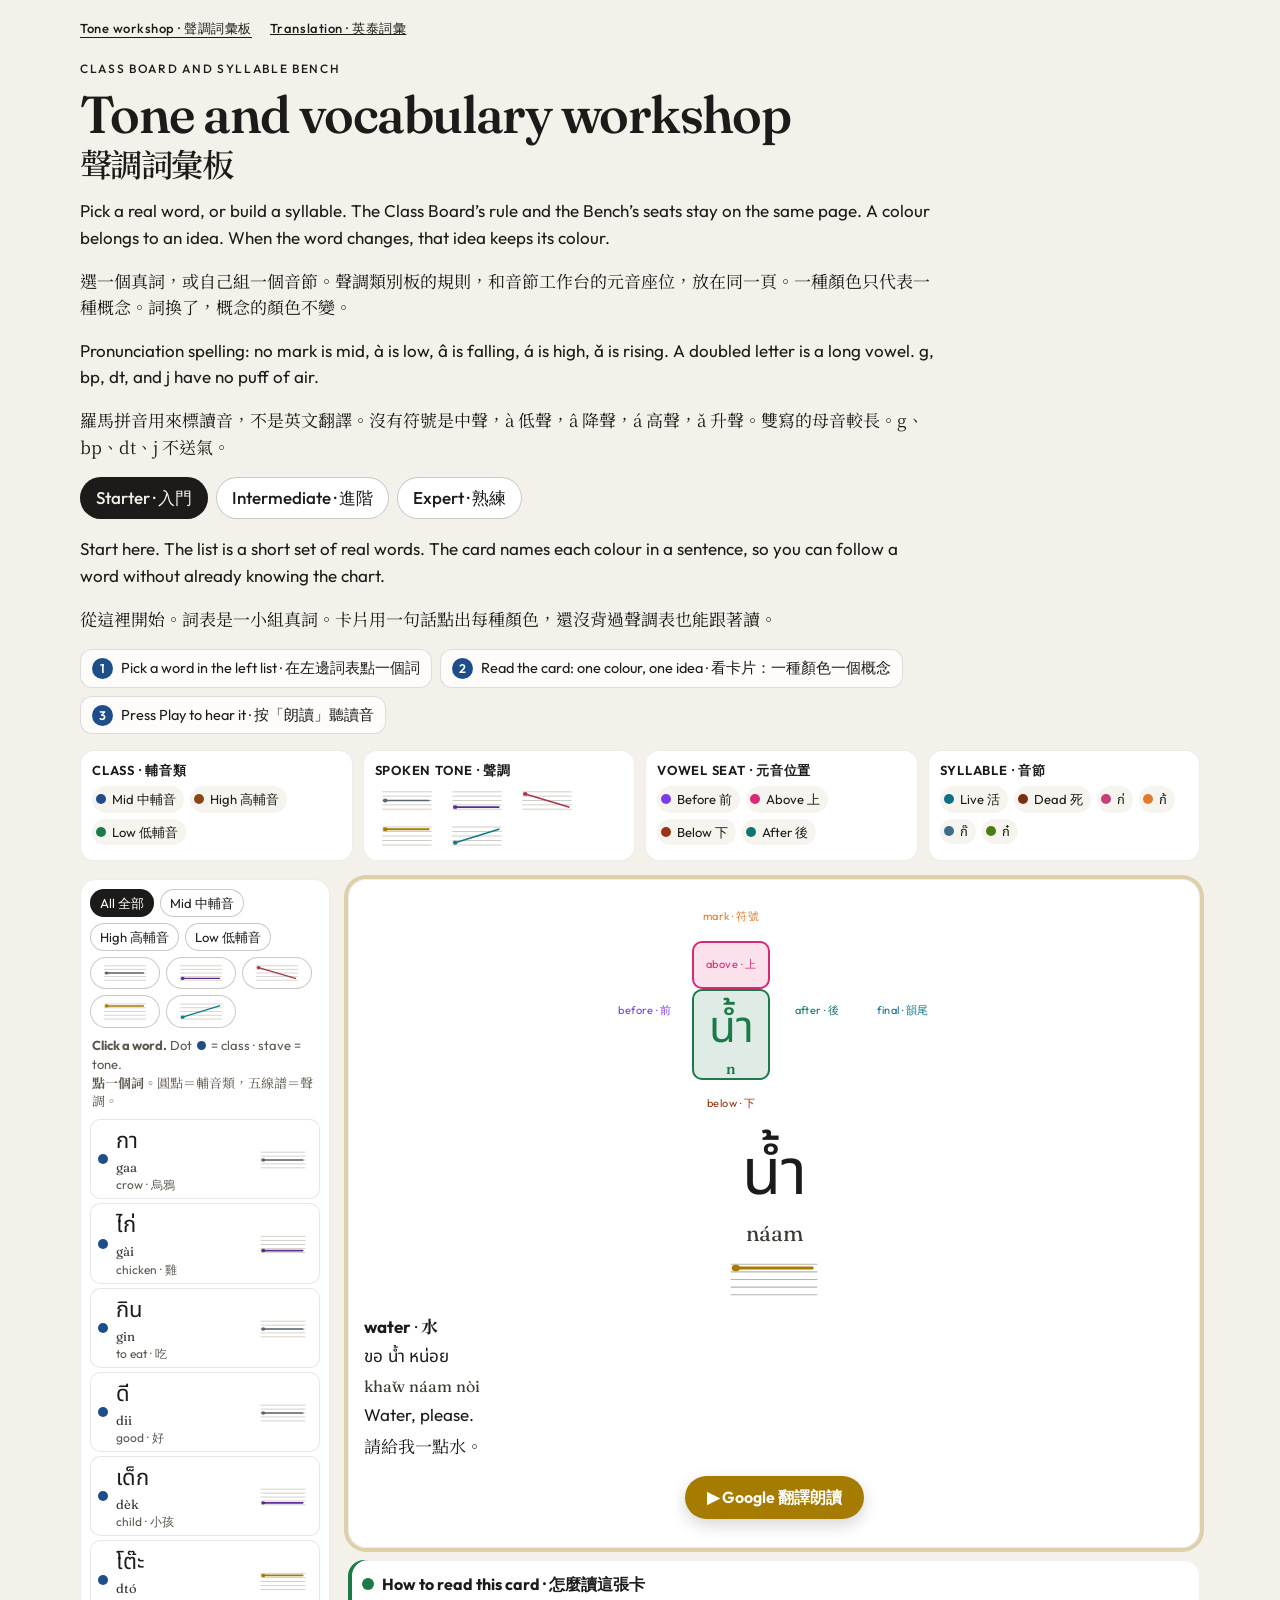
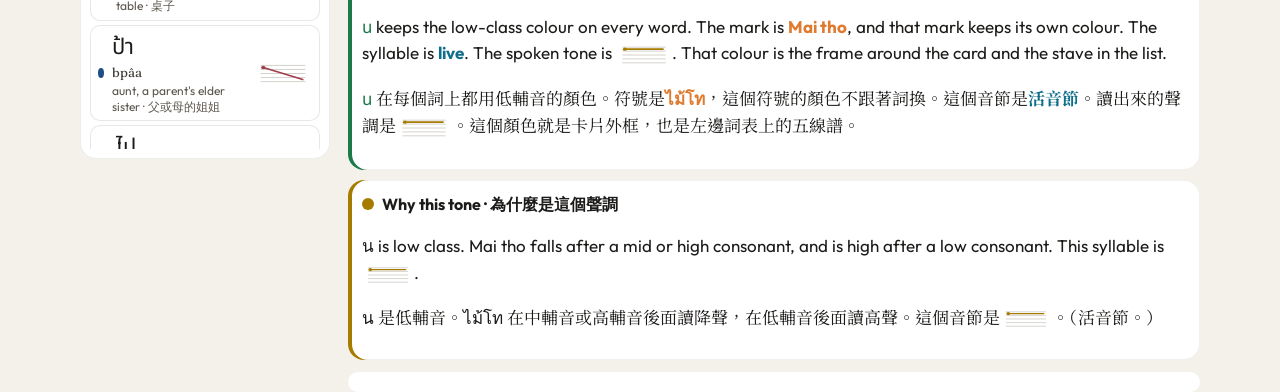
<file: 07-picture-market.html>
﻿<!DOCTYPE html>
<html lang="en">
<head>
  <meta http-equiv="refresh" content="0; url=integrated-tone-vocab.html">
  <script>location.replace("integrated-tone-vocab.html");</script>
  <style>html{display:none !important}</style>

  <meta charset="utf-8">
  <meta name="viewport" content="width=device-width, initial-scale=1">
  <title>07 The Picture Market · Thai alphabet</title>
  <link rel="preconnect" href="https://fonts.googleapis.com">
  <link rel="preconnect" href="https://fonts.gstatic.com" crossorigin>
  <link href="https://fonts.googleapis.com/css2?family=Fraunces:opsz,wght@9..144,560;9..144,650&family=Outfit:wght@400;500;640&family=Noto+Serif+Thai:wght@560;700&display=swap" rel="stylesheet">
  <link rel="stylesheet" href="css/site.css?v=4">
  <style>
    :root { --bg: #f8efdf; --ink: #2a241c; --accent: #2f6f78; }
    [lang="th"] { font-family: "Noto Serif Thai", "Leelawadee UI", serif; }
    h1 { font-family: Fraunces, Georgia, serif; font-weight: 560; font-size: clamp(36px, 5vw, 56px); letter-spacing: -.03em; line-height: 1.05; margin: 8px 0; }
    h1 em { font-style: normal; }
    .kicker { letter-spacing: .14em; text-transform: uppercase; font-size: 12px; font-weight: 500; margin: 18px 0 0; color: #2f6f78; }
    .brief { max-width: 70ch; }
    .facts { display: grid; grid-template-columns: repeat(3, 1fr); gap: 12px; margin: 18px 0; }
    .facts div { background: #fffaf3; border-radius: 14px; padding: 12px 14px; box-shadow: inset 0 0 0 1px rgba(42,36,28,.08); }
    .facts strong { display: block; font-size: 13px; letter-spacing: .08em; text-transform: uppercase; font-weight: 500; }
    .scene { position: relative; aspect-ratio: 1040 / 640; border-radius: 22px; overflow: hidden; background: #f6e3cc; }
    .scene svg { position: absolute; inset: 0; width: 100%; height: 100%; }
    .tag {
      position: absolute; transform: translate(-50%, -40%);
      background: #fffaf3; color: var(--ink);
      border-radius: 999px; padding: 4px 10px 6px;
      box-shadow: 0 8px 18px rgba(40, 24, 10, .16);
      font-size: clamp(16px, 2vw, 22px); line-height: 1.4;
    }
    .tag[aria-pressed="true"] { background: #2a241c; color: #fffaf3; }
    .panel { display: grid; grid-template-columns: 160px 1fr; gap: 16px; margin-top: 14px; background: #fffaf3; border-radius: 18px; padding: 16px; }
    .panel .glyph { font-size: 88px; line-height: 1.15; margin: 0; }
    .word { font-size: 40px; line-height: 1.5; margin: 0; }
    .controls { display: flex; flex-wrap: wrap; gap: 8px; margin-top: 12px; }
    .controls button { border-radius: 999px; padding: 8px 12px; background: #fff; box-shadow: inset 0 0 0 1px rgba(42,36,28,.16); }
    @media (max-width: 800px) {
      .facts, .panel { grid-template-columns: 1fr; }
      .scene { aspect-ratio: auto; min-height: 520px; }
    }
  </style>
</head>
<body>
  <div class="wrap">
    <header class="top">
      <a href="index.html">Seven designs</a>
      <span>07 / 07</span>
      <nav>
        <a href="06-syllable-bench.html">Prev</a>
        <a href="01-card-box.html">Next</a>
      </nav>
    </header>
    <p class="kicker">Design 07</p>
    <h1>The Picture Market <em lang="th">ตลาดภาพ</em></h1>
    <div class="brief">
      <p>The memory cue is a place. This one is a floating market: chicken, eggs, fish, oranges, mango, water, flowers, and the boat that brought you. Tap a thing. The card opens on that word, the letter inside it, and one reason the tone is what it is.</p>
      <div class="facts">
        <div><strong>Learner</strong> Someone who remembers a stall more easily than a row in an alphabet chart.</div>
        <div><strong>A card holds</strong> The object, the word, the letter, a sentence, and the tone in one line.</div>
        <div><strong>Another page</strong> A symbol with no object of its own waits in the <a href="01-card-box.html">Card Box</a>.</div>
      </div>
      <p>The drawings are flat shapes, enough to judge the walk. A finished market would keep one illustration style and add stalls. Tone marks and vowels appear here when a market word contains them.</p>
    </div>
    <ol class="steps">
      <li><b>1</b><span>Tap a thing in the market: the chicken, the mango, the boat.</span></li>
      <li><b>2</b><span>The card opens on that word — its letter, its tone, one sentence.</span></li>
        <li><b>3</b><span>Use “Next stall” to visit every stall in order.</span></li>
    </ol>
    <div class="scene" id="scene">
      <svg viewBox="0 0 1040 640" role="img" aria-label="A floating market on a canal">
        <rect width="1040" height="300" fill="#f6e3cc"/>
        <circle cx="900" cy="74" r="40" fill="#f0c56a"/>
        <path d="M0 230 C80 190 140 250 230 220 C340 180 420 250 540 214 C680 170 760 240 900 200 C980 180 1040 210 1040 210 V320 H0 Z" fill="#efd2b0"/>
        <path d="M70 214 l20 -28 h18 l-8 28 z" fill="#d7b089"/>
        <path d="M96 186 l14 -22 h10 l-6 22 z" fill="#e7c4a0"/>
        <path d="M760 196 l24 -36 h22 l-10 36 z" fill="#d7b089"/>
        <rect y="300" width="1040" height="340" fill="#6ea3ab"/>
        <path d="M0 360 Q180 340 360 366 T760 350 T1040 372" fill="none" stroke="#e7f4f2" stroke-width="4" opacity=".8"/>
        <path d="M0 470 Q220 448 460 476 T900 456 T1040 486" fill="none" stroke="#e7f4f2" stroke-width="3" opacity=".45"/>
        <path d="M40 318 h200 l28 78 H18 Z" fill="#c8874d"/>
        <path d="M70 250 h150 l10 28 H60 Z" fill="#f4efe6"/>
        <path d="M70 250 h26 v28 h-26 zM122 250 h26 v28 h-26 zM174 250 h26 v28 h-26 z" fill="#c4533a"/>
        <path d="M360 328 h230 l26 74 H338 Z" fill="#b8743f"/>
        <path d="M400 258 h160 l8 30 H392 Z" fill="#f4efe6"/>
        <path d="M400 258 h28 v30 h-28 zM456 258 h28 v30 h-28 zM512 258 h28 v30 h-28 z" fill="#2f6f78"/>
        <path d="M660 316 h230 l24 76 H640 Z" fill="#c8874d"/>
        <path d="M700 246 h160 l10 30 H690 Z" fill="#f4efe6"/>
        <path d="M700 246 h28 v30 h-28 zM756 246 h28 v30 h-28 zM812 246 h28 v30 h-28 z" fill="#3e7a4a"/>
        <rect x="930" y="300" width="110" height="18" rx="3" fill="#8d5a32"/>
        <rect x="948" y="250" width="14" height="50" fill="#8d5a32"/>
        <rect x="990" y="236" width="14" height="64" fill="#8d5a32"/>
        <ellipse cx="118" cy="292" rx="34" ry="22" fill="#f7f1e6"/>
        <circle cx="148" cy="274" r="14" fill="#f7f1e6"/>
        <path d="M160 274 l14 4 -14 5 z" fill="#e39a3a"/>
        <circle cx="142" cy="262" r="4" fill="#d4533c"/>
        <circle cx="150" cy="258" r="4" fill="#d4533c"/>
        <circle cx="186" cy="300" r="12" fill="#f4e2c0"/>
        <circle cx="206" cy="308" r="11" fill="#f7edd4"/>
        <circle cx="196" cy="318" r="10" fill="#f4e2c0"/>
        <path d="M430 300 q28 -16 48 2 q-8 16 -28 14 q-22 -4 -20 -16 z" fill="#5d8fbe"/>
        <circle cx="468" cy="294" r="2" fill="#1d2a33"/>
        <path d="M424 302 l-14 6 14 2 z" fill="#5d8fbe"/>
        <circle cx="520" cy="312" r="16" fill="#ef8b2a"/>
        <circle cx="546" cy="304" r="15" fill="#f29a3a"/>
        <circle cx="534" cy="326" r="13" fill="#e47a22"/>
        <path d="M548 286 q8 -16 4 -2 z" fill="#3e7a4a"/>
        <path d="M760 300 q20 -36 42 -6 q-6 20 -24 22 q-20 0 -18 -16 z" fill="#e6a423"/>
        <path d="M792 276 q14 -8 8 8 q-10 2 -8 -8 z" fill="#3e7a4a"/>
        <path d="M830 286 h28 l8 18 v28 h-40 v-28 z" fill="#d8b48a"/>
        <ellipse cx="848" cy="304" rx="16" ry="5" fill="#9fd0d4"/>
        <path d="M820 286 h36 l-4 8 h-30 z" fill="#c49a72"/>
        <path d="M960 300 q-2 -28 8 -36" fill="none" stroke="#3e7a4a" stroke-width="3"/>
        <path d="M984 308 q6 -32 16 -38" fill="none" stroke="#3e7a4a" stroke-width="3"/>
        <circle cx="966" cy="262" r="10" fill="#d45d73"/>
        <circle cx="1000" cy="266" r="11" fill="#e7c14a"/>
        <circle cx="982" cy="284" r="9" fill="#d4533c"/>
        <path d="M120 500 h210 l18 36 H108 Z" fill="#8d5a32"/>
        <path d="M300 518 h70 l6 -16" fill="none" stroke="#5c3b24" stroke-width="4"/>
        <circle cx="168" cy="492" r="7" fill="#f4efe6"/>
      </svg>
      <button class="tag" type="button" style="left:14%;top:42%" data-id="kai">ไก่</button>
      <button class="tag" type="button" style="left:20%;top:52%" data-id="khai">ไข่</button>
      <button class="tag" type="button" style="left:45%;top:44%" data-id="pla">ปลา</button>
      <button class="tag" type="button" style="left:53%;top:54%" data-id="som">ส้ม</button>
      <button class="tag" type="button" style="left:74%;top:43%" data-id="mamuang">มะม่วง</button>
      <button class="tag" type="button" style="left:83%;top:50%" data-id="nam">น้ำ</button>
      <button class="tag" type="button" style="left:94%;top:40%" data-id="dokmai">ดอกไม้</button>
      <button class="tag" type="button" style="left:22%;top:78%" data-id="ruea">เรือ</button>
    </div>
    <article class="panel" id="panel"></article>
    <div class="controls">
      <button type="button" id="walk">Next stall</button>
      <button type="button" id="say" hidden>Play the sentence</button>
    </div>
    <footer class="jump">
      <a href="index.html">Index</a>
      <a href="01-card-box.html">01 Card Box</a>
      <a href="02-class-board.html">02 Class Board</a>
      <a href="03-listening-room.html">03 Listening Room</a>
      <a href="04-sinitic-bridge.html">04 中文助攻</a>
      <a href="05-one-morning.html">05 One Morning</a>
      <a href="06-syllable-bench.html">06 Syllable Bench</a>
      <a href="07-picture-market.html" aria-current="page">07 Picture Market</a>
    </footer>
  </div>
  <script src="js/speak.js"></script>
  <script>
    const stalls = [
      { id: "kai", word: "ไก่", en: "chicken", glyph: "ก", name: "ก ไก่", bits: ["ไก่", "ตัว", "นี้", "กิน", "ข้าว"], gloss: "This chicken is eating.", tone: "ก is mid class. ไม้เอก makes ไก่ low." },
      { id: "khai", word: "ไข่", en: "egg", glyph: "ข", name: "ข ไข่", bits: ["ขอ", "ไข่", "สอง", "ฟอง"], gloss: "Two eggs, please.", tone: "ข is high class, an aspirated k. ไม้เอก makes ไข่ low. ค is the same puff of air and a different class." },
      { id: "pla", word: "ปลา", en: "fish", glyph: "ป", name: "ป ปลา", bits: ["ปลา", "ตัว", "นี้", "สด"], gloss: "This fish is fresh.", tone: "ปลา is a cluster. ป sets the class: mid, unaspirated p. The vowel is long and live, and there is no mark, so the tone is mid." },
      { id: "som", word: "ส้ม", en: "orange", glyph: "ส", name: "ส เสือ", bits: ["ขอ", "ส้ม", "สาม", "ลูก"], gloss: "Three oranges, please.", tone: "ส is high class. ไม้โท on a high-class letter makes ส้ม fall." },
      { id: "mamuang", word: "มะม่วง", en: "mango", glyph: "ม", name: "ม ม้า", bits: ["มะม่วง", "ลูก", "นี้", "หวาน"], gloss: "This mango is sweet.", tone: "Two syllables. มะ is high: low class, short, and dead. ม่วง falls: low class with ไม้เอก. หวาน rises because a silent ห stands in front of ว." },
      { id: "nam", word: "น้ำ", en: "water", glyph: "◌้", name: "ไม้โท in น้ำ", bits: ["ขอ", "น้ำ", "หนึ่ง", "แก้ว"], gloss: "A glass of water, please.", tone: "น is low class. ไม้โท on a low-class letter makes น้ำ high. The same mark makes ส้ม, a high-class word, fall." },
      { id: "dokmai", word: "ดอกไม้", en: "flower", glyph: "ด", name: "ด เด็ก", bits: ["ดอกไม้", "นี้", "สี", "แดง"], gloss: "These flowers are red.", tone: "ดอก starts with mid-class ด, ends in a stopped k, and is low. ไม้, the second syllable, is low-class ม with ไม้โท, so it is high." },
      { id: "ruea", word: "เรือ", en: "boat", glyph: "ร", name: "ร เรือ", bits: ["เรือ", "ลำ", "นี้", "ไป", "ตลาด"], gloss: "This boat goes to the market.", tone: "ร is a tap, low class, not an English r and not ล. The vowel เอือ is long and live, and there is no mark, so เรือ is mid." }
    ];
    let current = 0;
    let voice = false;
    function esc(s) {
      return String(s).replace(/[&<>]/g, function (c) { return { "&": "&amp;", "<": "&lt;", ">": "&gt;" }[c]; });
    }
    function render() {
      const item = stalls[current];
      document.querySelectorAll(".tag").forEach(function (tag) {
        tag.setAttribute("aria-pressed", tag.dataset.id === item.id ? "true" : "false");
      });
      document.getElementById("panel").innerHTML =
        '<p class="glyph" lang="th">' + esc(item.glyph) + '</p><div><p class="word" lang="th">' + esc(item.word) + " · " + esc(item.en) + '</p><p lang="th">' + esc(item.name) + '</p><p lang="th">' + esc(item.bits.join(" ")) + "</p><p>" + esc(item.gloss) + "</p><p>" + esc(item.tone) + "</p></div>";
      document.getElementById("say").hidden = !voice;
    }
    document.querySelectorAll(".tag").forEach(function (tag) {
      tag.addEventListener("click", function () {
        current = stalls.findIndex(function (s) { return s.id === tag.dataset.id; });
        render();
      });
    });
    document.getElementById("walk").addEventListener("click", function () {
      current = (current + 1) % stalls.length;
      render();
    });
    document.getElementById("say").addEventListener("click", function () {
      ThaiSpeak.speak(stalls[current].bits.join(""), "th");
    });
    ThaiSpeak.whenVoices(function () { voice = !!ThaiSpeak.pick("th"); render(); });
    render();
  </script>
</body>
</html>
</file>
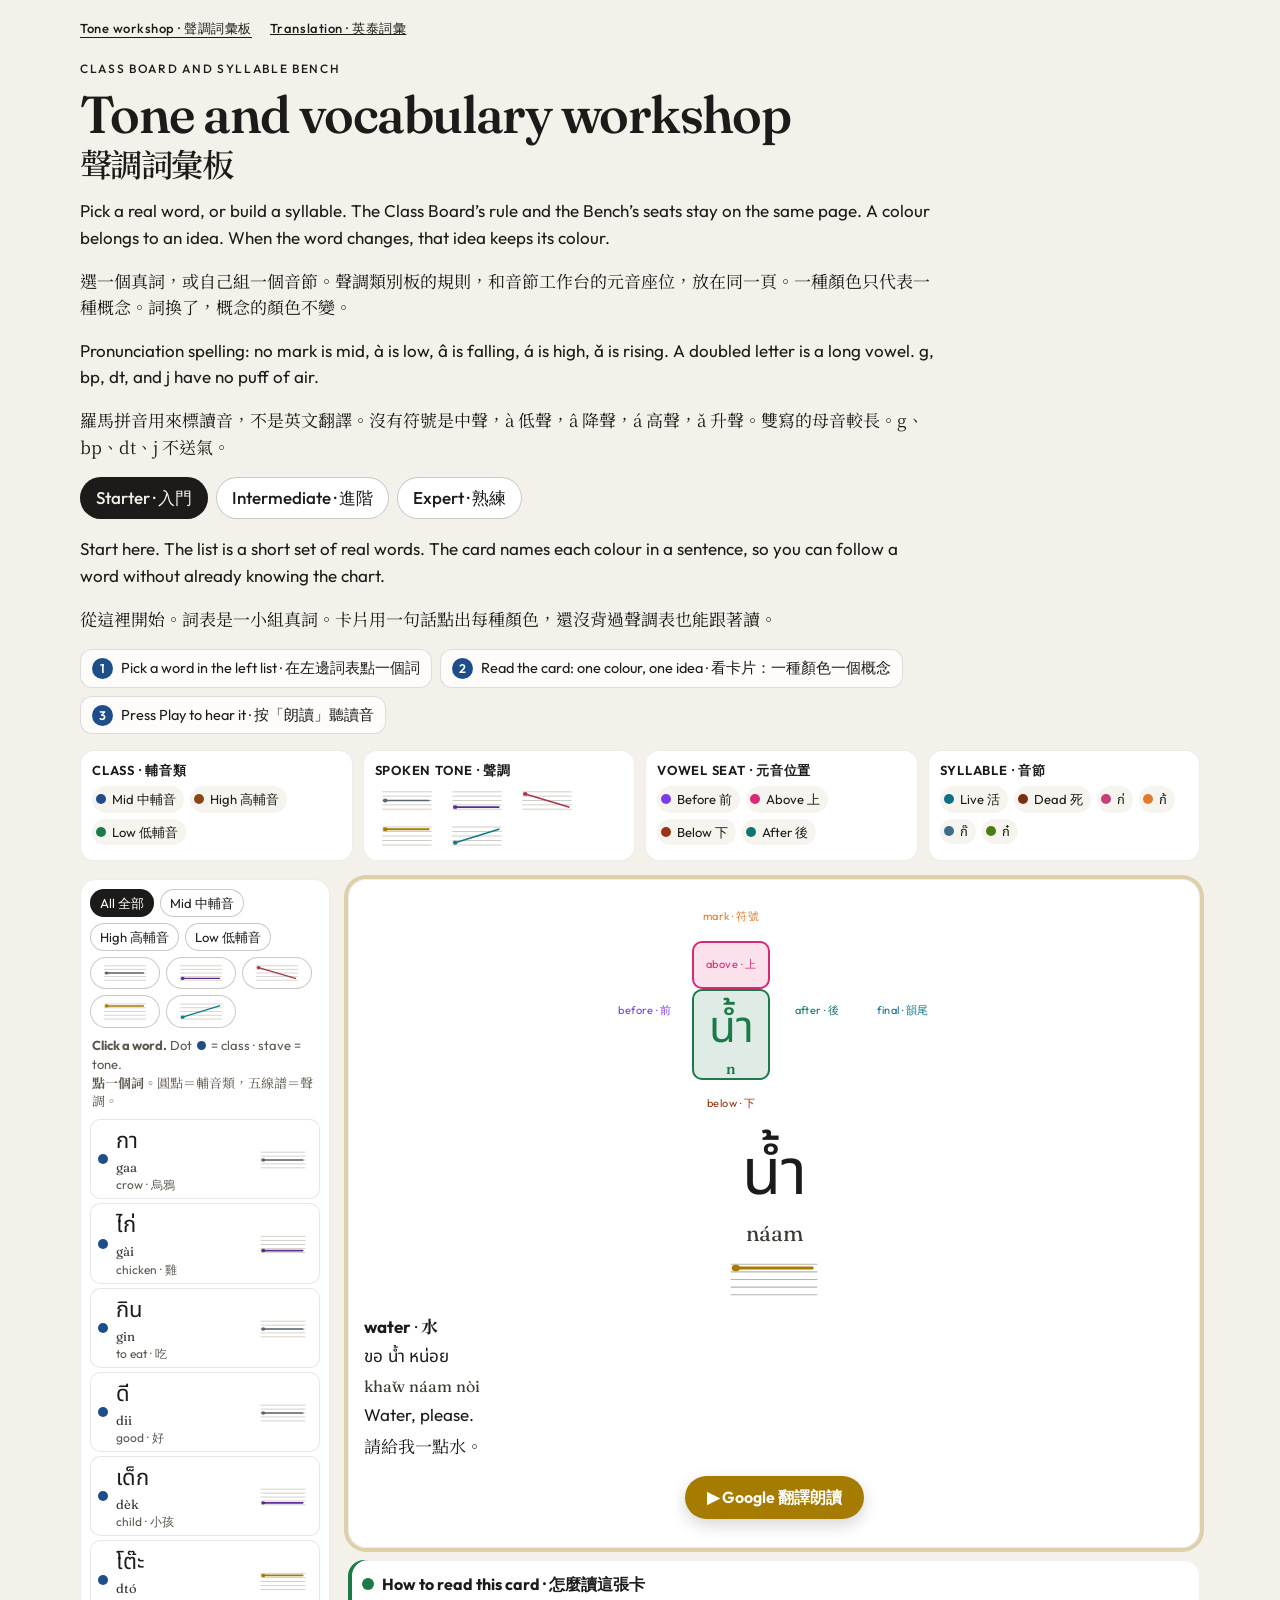
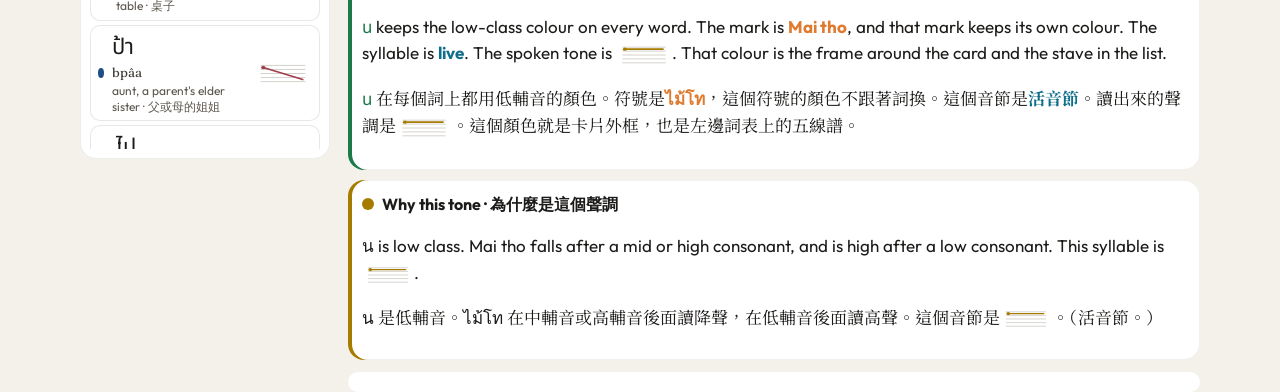
<file: integrated-tone-vocab.html>
<!DOCTYPE html>
<html lang="en">
<head>
  <meta charset="utf-8">
  <meta name="viewport" content="width=device-width, initial-scale=1">
  <title>Tone and vocabulary workshop · 聲調詞彙板</title>
  <link rel="preconnect" href="https://fonts.googleapis.com">
  <link rel="preconnect" href="https://fonts.gstatic.com" crossorigin>
  <link href="https://fonts.googleapis.com/css2?family=Fraunces:opsz,wght@9..144,560;9..144,650&family=Outfit:wght@400;500;640&family=Noto+Sans+TC:wght@400;600&family=Noto+Serif+TC:wght@560;700&display=swap" rel="stylesheet">
  <link rel="preload" href="fonts/NotoSansThai-Regular.ttf" as="font" type="font/ttf" crossorigin>
  <link rel="stylesheet" href="css/site.css?v=6">
  <style>
    :root {
      --bg: #f3f1ea; --ink: #1c1b19; --accent: #1d4e89;
      --cls-mid: #1d4e89; --cls-high: #8a4518; --cls-low: #1c7a48;
      --tone-mid: #5c6770; --tone-low: #5b2d8e; --tone-falling: #a33b4a;
      --tone-high: #a67c00; --tone-rising: #0e7c86;
      --mark-none: #8a847c; --mark-ek: #c73e78; --mark-tho: #e07a2f;
      --mark-tri: #3d6d8a; --mark-cattawa: #4d7c0f;
      --seat-before: #7c3aed; --seat-above: #db2777; --seat-below: #9a3412; --seat-after: #0f766e;
      --life-live: #0f6f8a; --life-dead: #7c2d12;
    }
    [lang="zh-Hant"] { font-family: "Noto Serif TC", "PMingLiU", "Microsoft JhengHei", serif; }
    h1 { font-family: Fraunces, Georgia, serif; font-weight: 560; font-size: clamp(34px, 5vw, 52px); letter-spacing: -.03em; line-height: 1.05; margin: 8px 0; }
    h1 em { font-family: "Noto Serif TC", PMingLiU, serif; font-style: normal; font-weight: 560; display: block; font-size: .62em; margin-top: 6px; }
    .kicker { letter-spacing: .14em; text-transform: uppercase; font-size: 12px; font-weight: 500; margin: 18px 0 0; }
    .guide { max-width: 78ch; }
    .key { display: grid; grid-template-columns: repeat(4, minmax(0, 1fr)); gap: 10px; margin: 16px 0 18px; }
    .key section { background: #fff; border-radius: 14px; padding: 10px 12px; box-shadow: inset 0 0 0 1px rgba(28,27,25,.08); }
    .key h2 { margin: 0 0 6px; font-size: 13px; letter-spacing: .06em; text-transform: uppercase; font-weight: 640; }
    .chips { display: flex; flex-wrap: wrap; gap: 6px; }
    .swatch, .chip, .dot, .pill { border-radius: 999px; }
    .swatch { display: inline-flex; align-items: center; gap: 6px; padding: 3px 8px 3px 4px; background: #f6f4ee; font-size: 13px; }
    .swatch i, .dot { width: 10px; height: 10px; border-radius: 50%; display: inline-block; }
    .app { display: grid; grid-template-columns: 250px minmax(0, 1fr); gap: 18px; align-items: start; }
    .list { background: #fff; border-radius: 16px; padding: 10px; box-shadow: inset 0 0 0 1px rgba(28,27,25,.08); }
    .filters { display: flex; flex-wrap: wrap; gap: 6px; margin-bottom: 8px; }
    .filters button, .build button { border-radius: 999px; padding: 4px 10px; background: #fff; box-shadow: inset 0 0 0 1px rgba(28,27,25,.24); font-size: 13px; }
    .filters button:hover, .build button:hover { box-shadow: inset 0 0 0 2px var(--ink); }
    .filters button[aria-pressed="true"] { color: #fff; }
    .list-note { margin: 0 2px 8px; font-size: 13px; color: #5c564e; line-height: 1.45; }
    .list-note p { margin: 0; }
    .list-note .dot { width: 9px; height: 9px; margin: 0 2px; }
    .list-note .pill-demo { display: inline-block; border-radius: 999px; padding: 0 7px; color: #fff; font-size: 11px; background: var(--tone-mid); margin: 0 2px; }
    #words { display: grid; gap: 4px; max-height: 70vh; overflow: auto; }
    .word { width: 100%; display: flex; align-items: center; gap: 8px; text-align: left; border-radius: 10px; padding: 6px 8px; background: transparent; box-shadow: inset 0 0 0 1px rgba(28,27,25,.1); }
    .word:hover { background: #f6f4ee; box-shadow: inset 0 0 0 1px rgba(28,27,25,.3); }
    .word[aria-pressed="true"] { background: #fff; box-shadow: inset 0 0 0 2px var(--on, var(--ink)); }
    .word b { font-size: 22px; line-height: 1.45; }
    .written { line-height: 1.55; }
    .seat.core b { color: var(--ink); font-size: 44px; line-height: 1.55; }
    /* Same Thai Text face as Windows (Leelawadee UI, else bundled Noto). Do not load Google Noto Sans Thai — iOS metrics differ. */
    [lang="th"] {
      font-family: "Thai Text", sans-serif !important;
      font-weight: 400 !important;
      font-synthesis: none;
      letter-spacing: 0 !important;
      -webkit-text-size-adjust: 100%;
      text-rendering: optimizeLegibility;
    }
    .written[lang="th"] { font-size: clamp(44px, 12vw, 64px); }
    .seat b { font-weight: 400; line-height: 1.55; }
    .seat[data-kind="mark"] b { font-size: 34px; line-height: 1; }
    .seat.core .sound { font-family: Fraunces, Georgia, serif; font-size: 15px; font-weight: 560; letter-spacing: .03em; line-height: 1; }
    .pill { margin-left: auto; color: #fff; font-size: 11px; letter-spacing: .04em; padding: 2px 7px; }
    .stage { background: #fff; border-radius: 18px; padding: 14px 16px 12px; box-shadow: inset 0 0 0 1px rgba(28,27,25,.08), 0 0 0 4px color-mix(in srgb, var(--tone, #5c6770) 28%, transparent); }
    .stick { display: flex; justify-content: center; align-items: center; gap: 8px; min-height: 210px; }
    .stack { display: grid; justify-items: center; }
    .seat { min-width: 78px; min-height: 48px; display: grid; place-items: center; border-radius: 10px; padding: 4px; }
    .seat b { font-size: 36px; }
    .seat i { font-style: normal; font-size: 11px; letter-spacing: .04em; text-align: center; }
    .seat.filled { background: color-mix(in srgb, var(--seat, var(--ink)) 14%, white); box-shadow: inset 0 0 0 2px var(--seat, var(--ink)); }
    .seat.filled b, .seat i { color: var(--seat, var(--ink)); }
    .written { font-size: 64px; line-height: 1.25; margin: 4px 0; text-align: center; }
    .tone-name { font-family: Fraunces, Georgia, serif; font-size: 28px; margin: 0; text-align: center; color: var(--tone); }
    .roman { text-align: center; font-family: Fraunces, Georgia, serif; font-size: 22px; margin: 0 0 4px; color: #3c3832; }
    .sent-roman { text-align: left; font-size: 16px; margin: 2px 0 6px; }
    .word-main .roma { font-family: Fraunces, Georgia, serif; font-size: 13px; color: #3c3832; }
    .glosses { display: grid; gap: 4px; margin-top: 8px; max-width: 46ch; }
    .glosses p { margin: 0; }
    .blocks { display: grid; gap: 10px; margin-top: 12px; }
    .block { background: #fff; border-radius: 16px; padding: 12px 14px; box-shadow: inset 4px 0 0 var(--cat, #ccc), inset 0 0 0 1px rgba(28,27,25,.06); }
    .block h2 { margin: 0 0 6px; font-size: 16px; display: flex; gap: 8px; align-items: center; }
    .block h2 i { width: 12px; height: 12px; border-radius: 50%; background: var(--cat); display: inline-block; }
    .sibs { display: flex; flex-wrap: wrap; gap: 6px; margin: 6px 0; }
    .sibs button { border-radius: 999px; padding: 3px 8px; color: #fff; }
    table { width: 100%; border-collapse: collapse; margin-top: 8px; font-size: 14px; }
    th { text-align: left; font-weight: 640; padding: 6px; }
    td button { width: 100%; text-align: left; padding: 7px 8px; border-radius: 8px; }
    td button.is-on { color: #fff; background: var(--tone, var(--ink)); }
    .build { margin-top: 12px; background: #fff; border-radius: 16px; padding: 8px 12px 12px; }
    .build h2 { font-size: 13px; letter-spacing: .08em; text-transform: uppercase; margin: 10px 0 6px; }
    .build button[aria-pressed="true"] { background: var(--ink); color: #f4f1ea; }
    .fine { color: #4e4a44; max-width: 78ch; }
    .levels { display: flex; flex-wrap: wrap; gap: 8px; margin: 14px 0 8px; }
    .levels button { border-radius: 999px; padding: 8px 16px; background: #fff; box-shadow: inset 0 0 0 1px rgba(28,27,25,.24); font-weight: 500; }
    .levels button:hover { box-shadow: inset 0 0 0 2px var(--ink); }
    .levels button[aria-pressed="true"] { background: var(--ink); color: #f4f1ea; }
    #say { border-radius: 999px; padding: 9px 22px; background: var(--tone, #1d4e89); color: #fff; font-weight: 640; font-size: 16px; box-shadow: 0 6px 16px rgba(28,27,25,.18); }
    #say:hover { filter: brightness(1.08); }
    .play-note { text-align: center; font-size: 13px; color: #7a746c; margin: 6px 0 0; }
    .word-main { display: grid; min-width: 0; }
    .word-main small { font-size: 12px; color: #5c564e; line-height: 1.35; }
    body.level-starter .fine { display: none; }
    .main { display: flex; flex-direction: column; }
    body.level-expert #build { order: 2; }
    body.level-expert #blocks { order: 3; }
    @media (max-width: 980px) {
      .key, .app, .glosses { grid-template-columns: 1fr; }
      #words { max-height: 280px; }
      .stick { min-height: 0; flex-wrap: wrap; padding: 4px 0; }
      .seat { min-width: 64px; }
      .seat.core b { font-size: clamp(32px, 9vw, 44px); }
    }
  </style>
</head>
<body>
  <div class="wrap">
    <nav class="tv-topnav" aria-label="Workshop pages" style="display:flex;flex-wrap:wrap;gap:12px 18px;padding:18px 0 4px;font-size:13px;font-weight:500;letter-spacing:.04em">
      <a href="integrated-tone-vocab.html" aria-current="page" style="text-decoration:underline;text-underline-offset:4px">Tone workshop · 聲調詞彙板</a>
      <a href="integrated-translation-vocab.html">Translation · 英泰詞彙</a>
    </nav>
    <p class="kicker">Class Board and Syllable Bench</p>
    <h1>Tone and vocabulary workshop <em lang="zh-Hant">聲調詞彙板</em></h1>
    <div class="guide">
      <p>Pick a real word, or build a syllable. The Class Board’s rule and the Bench’s seats stay on the same page. A colour belongs to an idea. When the word changes, that idea keeps its colour.</p>
      <p lang="zh-Hant">選一個真詞，或自己組一個音節。聲調類別板的規則，和音節工作台的元音座位，放在同一頁。一種顏色只代表一種概念。詞換了，概念的顏色不變。</p>
      <p>Pronunciation spelling: no mark is mid, à is low, â is falling, á is high, ǎ is rising. A doubled letter is a long vowel. g, bp, dt, and j have no puff of air.</p>
      <p lang="zh-Hant">羅馬拼音用來標讀音，不是英文翻譯。沒有符號是中聲，à 低聲，â 降聲，á 高聲，ǎ 升聲。雙寫的母音較長。g、bp、dt、j 不送氣。</p>
    </div>
    <div class="levels" role="group" aria-label="Level">
      <button type="button" data-level="starter" aria-pressed="true">Starter · 入門</button>
      <button type="button" data-level="intermediate" aria-pressed="false">Intermediate · 進階</button>
      <button type="button" data-level="expert" aria-pressed="false">Expert · 熟練</button>
    </div>
    <div class="guide" id="level-note"></div>
    <ol class="steps" id="steps"></ol>
    <div class="key" aria-label="Colour key">
      <section>
        <h2>Class · 輔音類</h2>
        <div class="chips">
          <span class="swatch"><i style="background:var(--cls-mid)"></i>Mid 中輔音</span>
          <span class="swatch"><i style="background:var(--cls-high)"></i>High 高輔音</span>
          <span class="swatch"><i style="background:var(--cls-low)"></i>Low 低輔音</span>
        </div>
      </section>
      <section>
        <h2>Spoken tone · 聲調</h2>
        <div class="tone-staff-key-inline" aria-label="Five spoken tones">
          <img src="img/tone-staves/set-01-classic/mid.svg" width="64" height="29" alt="Mid tone">
          <img src="img/tone-staves/set-01-classic/low.svg" width="64" height="29" alt="Low tone">
          <img src="img/tone-staves/set-01-classic/falling.svg" width="64" height="29" alt="Falling tone">
          <img src="img/tone-staves/set-01-classic/high.svg" width="64" height="29" alt="High tone">
          <img src="img/tone-staves/set-01-classic/rising.svg" width="64" height="29" alt="Rising tone">
        </div>
      </section>
      <section>
        <h2>Vowel seat · 元音位置</h2>
        <div class="chips">
          <span class="swatch"><i style="background:var(--seat-before)"></i>Before 前</span>
          <span class="swatch"><i style="background:var(--seat-above)"></i>Above 上</span>
          <span class="swatch"><i style="background:var(--seat-below)"></i>Below 下</span>
          <span class="swatch"><i style="background:var(--seat-after)"></i>After 後</span>
        </div>
      </section>
      <section>
        <h2>Syllable · 音節</h2>
        <div class="chips">
          <span class="swatch"><i style="background:var(--life-live)"></i>Live 活</span>
          <span class="swatch"><i style="background:var(--life-dead)"></i>Dead 死</span>
          <span class="swatch"><i style="background:var(--mark-ek)"></i><span lang="th">ก่</span></span>
          <span class="swatch"><i style="background:var(--mark-tho)"></i><span lang="th">ก้</span></span>
          <span class="swatch"><i style="background:var(--mark-tri)"></i><span lang="th">ก๊</span></span>
          <span class="swatch"><i style="background:var(--mark-cattawa)"></i><span lang="th">ก๋</span></span>
        </div>
      </section>
    </div>
    <div class="app">
      <aside class="list">
        <div class="filters" id="filters"></div>
        <div class="list-note" id="list-note">
          <p><b>Click a word.</b> Dot <i class="dot" style="background:var(--cls-mid)"></i> = class · stave = tone.</p>
          <p lang="zh-Hant"><b>點一個詞。</b>圓點＝輔音類，五線譜＝聲調。</p>
        </div>
        <div id="words"></div>
      </aside>
      <div class="main">
        <div class="stage" id="stage"></div>
        <div class="blocks" id="blocks"></div>
        <div class="build" id="build"></div>
      </div>
    </div>
    <p class="fine">A silent ห in front of ง ญ น ม ย ร ล ว is outside this calculator, as are pronounced clusters such as ปลา and irregular words such as ก็. ก๋ง, บน, and รถ leave the vowel unwritten. The tone colour names the built word. Other words in the sentence have their own tones.</p>
    <p class="fine" lang="zh-Hant">ง ญ น ม ย ร ล ว 前面不發音的 ห，不在這個計算器裡。真正的複輔音如 ปลา，以及不規則的 ก็，也不在這裡。ก๋ง、บน、รถ 會把元音省去不寫。聲調的顏色只標你組出來的那個詞。例句裡的其他詞各有自己的聲調。</p>
  </div>
  <script src="js/letters.js"></script>
  <script src="js/thai.js"></script>
    <script src="js/tnc-1000.js"></script>
    <script src="js/tnc-roman.js"></script>
  <script src="js/tone-staff.js"></script>
  <script src="js/speak.js"></script>
  <script>
    const GLYPHS = ["ก","ข","ค","ง","จ","ฉ","ช","ซ","ด","ต","ถ","ท","น","บ","ป","ผ","พ","ฝ","ฟ","ม","ย","ร","ล","ว","ส","ห","อ"];
    const CLASS_ZH = { mid: "中輔音", high: "高輔音", low: "低輔音" };
    const CLASS_TH = { mid: "อักษรกลาง", high: "อักษรสูง", low: "อักษรต่ำ" };
    function staffTag(toneId, w, h, cls) {
      return ToneStaff.tag(toneId, w, h, cls);
    }
    const GROUP_ZH = {
      k: "不送氣的 k，沒有噴氣。",
      kh: "送氣的 k。這一組每個字母氣口相同。",
      ng: "ng，像 sing 的尾音，這裡用在音節開頭。",
      c: "不送氣的 ch。沒有噴氣，也不是英語裡濁的 j。",
      ch: "送氣的 ch，有一股氣。",
      s: "s，像 see。高輔音的 s 和低輔音的 s 氣口相同。",
      y: "y，像 yes。",
      d: "濁音 d，像 day。",
      t: "不送氣的 t。聲帶不顫，沒有噴氣。",
      th: "送氣的 t。不是英語 think 的 th。",
      n: "n，像 no。",
      b: "濁音 b，像 boy。",
      p: "不送氣的 p。聲帶不顫，沒有噴氣。",
      ph: "送氣的 p。這個 ph 不是 phone 的 f。",
      f: "f，像 fan。",
      m: "m，像 me。",
      r: "舌尖輕彈一下。不是英語 r，也不是 l。",
      l: "l，像 love。",
      w: "w，像 we。",
      h: "h，像 he。",
      q: "喉嚨裡的一頓。อ 也用來托住需要輔音才能寫出來的元音。"
    };
    const NOTE_ZH = {
      "ฃ": "已廢。ขวด（瓶子）現在用 ข 來寫。",
      "ฅ": "已廢。คน（人）現在用 ค 來寫。",
      "ฆ": "較少當聲母。記憶詞是 ระฆัง，鐘。",
      "ญ": "記憶詞 หญิง 前面有不發音的 ห，名字按高輔音算聲調。字母 ญ 本身是低輔音。作聲母時和 ย 同音；作韻尾時讀 n。",
      "ฎ": "和 ด 一樣是濁音 d。記憶詞是 ชฎา，頭飾。",
      "ฏ": "和 ต 一樣是不送氣的 t。記憶詞是 ปฏัก。",
      "ฐ": "和 ถ 一樣是送氣的 t。多見於書面語。",
      "ฑ": "和 ท 一樣是送氣的 t。記憶名是 มณโฑ。",
      "ฒ": "和 ท 一樣是送氣的 t。記憶詞是 ผู้เฒ่า，長者。",
      "ณ": "和 น 同音。常見於正式語和巴利、梵語借詞。",
      "น": "記憶詞 หนู 前面有不發音的 ห，所以 หนู 是升調。字母 น 本身是低輔音。單獨的 นา（田）是長活音節、沒有符號，讀中聲。",
      "ภ": "和 พ 一樣是送氣的 p。記憶詞是 สำเภา，帆船。",
      "ว": "記憶詞 แหวน 前面有不發音的 ห，所以 แหวน 是升調。字母 ว 本身是低輔音。單獨的 วาง（放置）是中聲。",
      "ศ": "和 ส 同音。常見於書面語，例如 ศึกษา。",
      "ษ": "和 ส 同音。記憶詞是 ฤๅษี，隱士。",
      "ห": "這是高輔音的 h。ห 放在 ง ญ น ม ย ร ล ว 前面而且不發音時，那個音節改按高輔音算。หนู、หญิง、แหวน 就是這樣。",
      "ฬ": "和 ล 同音。除了名字和少數詞，例如 กีฬา，很少見。",
      "ฌ": "日常詞裡少見。和 ช 一樣是送氣的 ch。"
    };
    const MARKS = {
      none: { en: "No tone mark", zh: "沒有聲調符號", th: "ไม่มีรูป" },
      ek: { en: "Mai ek", zh: "ไม้เอก，第一個聲調符號", th: "ไม้เอก" },
      tho: { en: "Mai tho", zh: "ไม้โท，第二個聲調符號", th: "ไม้โท" },
      tri: { en: "Mai tri", zh: "ไม้ตรี，第三個聲調符號", th: "ไม้ตรี" },
      cattawa: { en: "Mai chattawa", zh: "ไม้จัตวา，第四個聲調符號", th: "ไม้จัตวา" }
    };
    const FINALS = [["", "none · 無"], ["ก", "ก stop"], ["ด", "ด stop"], ["บ", "บ stop"], ["น", "น live"], ["ม", "ม live"], ["ง", "ง live"], ["ย", "ย live"], ["ว", "ว live"]];
    const MARK_BUTTONS = [["none", "no mark"], ["ek", "ก่"], ["tho", "ก้"], ["tri", "ก๊"], ["cattawa", "ก๋"]];
    const ROWS = [
      ["live", "Live, no mark · 活，無符號"],
      ["dead-short", "Dead, short · 死，短"],
      ["dead-long", "Dead, long · 死，長"],
      ["ek", "ไม้เอก"],
      ["tho", "ไม้โท"],
      ["tri", "ไม้ตรี"],
      ["cattawa", "ไม้จัตวา"]
    ];

    function W(c, v, fin, mark, en, zh, bits, enLine, zhLine) {
      return { c: c, v: v, fin: fin, mark: mark, en: en, zh: zh, bits: bits, enLine: enLine, zhLine: zhLine };
    }
    const WORDS = [
      W("ก","aa","","none","crow","烏鴉",["กา","ตัว","นั้น"],"That crow.","那隻烏鴉。"),
      W("ก","ai","","ek","chicken","雞",["ไก่","ขัน","ตอน","เช้า"],"The rooster crows in the morning.","公雞在清晨啼叫。"),
      W("ก","ao","","ek","old","舊",["อัน","นี้","เก่า","แล้ว"],"This one is already old.","這個已經舊了。"),
      W("ก","i","น","none","to eat","吃",["กิน","ข้าว","หรือ","ยัง"],"Have you eaten yet?","吃飯了沒有？"),
      W("ก","ak","บ","none","with","跟、和",["ไป","กับ","ป้า"],"Go with aunt.","跟長輩的姐姐去。"),
      W("ด","ai","","tho","can, to get","可以；得到",["ไป","ได้","ไหม"],"Can we go?","可以去嗎？"),
      W("ด","ii","","none","good","好",["อาหาร","นี้","ดี"],"This food is good.","這個食物很好。"),
      W("ด","uu","","none","to look","看",["ดู","นก","ตัว","นั้น"],"Look at that bird.","看那隻鳥。"),
      W("ด","oei","น","none","to walk","走",["ควาย","เดิน","ใน","นา"],"The buffalo walks in the field.","水牛在田裡走。"),
      W("ด","e-short","ก","none","child","小孩",["เด็ก","คน","นี้"],"This child.","這個小孩。"),
      W("ต","o-short","","tri","table","桌子",["หนังสือ","อยู่","บน","โต๊ะ"],"The book is on the table.","書在桌子上。"),
      W("ต","aw","ง","tho","must","必須",["ต้อง","ไป"],"Must go.","必須去。"),
      W("ต","ak","ว","cattawa","ticket","票",["ขอ","ตั๋ว","หนึ่ง","ใบ"],"One ticket, please.","請給我一張票。"),
      W("ป","aa","","tho","aunt, a parent's elder sister","父或母的姐姐",["ป้า","ทำ","อาหาร"],"Aunt is cooking.","父或母的姐姐在做飯。"),
      W("ป","aa","ก","none","mouth","嘴",["เปิด","ปาก"],"Open your mouth.","張開嘴巴。"),
      W("ป","oei","ด","none","to open","打開",["เปิด","ประตู"],"Open the door.","開門。"),
      W("ป","ai","","none","to go","去",["ไป","ตลาด"],"Go to the market.","去市場。"),
      W("ป","aa","","ek","forest","森林",["เสือ","อยู่","ใน","ป่า"],"The tiger is in the forest.","老虎在森林裡。"),
      W("บ","aa","น","tho","house, home","家",["กลับ","บ้าน"],"Go home.","回家。"),
      W("บ","aw","ก","none","to tell","告訴",["บอก","แม่"],"Tell Mom.","告訴媽媽。"),
      W("น","am","","tho","water","水",["ขอ","น้ำ","หน่อย"],"Water, please.","請給我一點水。"),
      W("น","aa","","none","rice field","田",["ควาย","เดิน","ใน","นา"],"The buffalo walks in the rice field.","水牛在田裡走。"),
      W("น","ai2","","none","in","在……裡",["ปลา","อยู่","ใน","น้ำ"],"The fish is in the water.","魚在水裡。"),
      W("ม","aa","","tho","horse","馬",["ม้า","วิ่ง","เร็ว"],"The horse runs fast.","馬跑得很快。"),
      W("ม","aa","ก","none","very, much","很、非常",["อร่อย","มาก"],"Very delicious.","非常好吃。"),
      W("ม","uue","","none","hand","手",["ล้าง","มือ"],"Wash your hands.","洗手。"),
      W("ม","aa","","none","to come","來",["มา","ที่","บ้าน"],"Come to the house.","到家裡來。"),
      W("ม","ae","","ek","mother","媽媽",["ฉัน","รัก","แม่"],"I love Mom.","我愛媽媽。"),
      W("ม","ai","","ek","not","不",["ไป","ไม่","ได้"],"Cannot go.","不能去。"),
      W("ม","ai","","tho","wood","木頭",["ไม้","อยู่","บน","โต๊ะ"],"The piece of wood is on the table.","木頭在桌子上。"),
      W("ข","aa","ว","tho","cooked rice","米飯",["กิน","ข้าว"],"Eat a meal.","吃飯。"),
      W("ข","aa","ว","none","white","白色",["เสื้อ","สี","ขาว"],"A white shirt.","一件白襯衫。"),
      W("ข","aa","","none","leg","腿",["ขา","ขวา"],"The right leg.","右腿。"),
      W("ร","ak","ก","none","to love","愛",["ฉัน","รัก","แม่"],"I love Mom.","我愛媽媽。"),
      W("ร","uea","","none","boat","船",["เรือ","ลำ","นั้น","เล็ก"],"That boat is small.","那艘船很小。"),
      W("ร","e-short","ว","none","fast","快",["ม้า","วิ่ง","เร็ว"],"The horse runs fast.","馬跑得很快。"),
      W("ส","uea","","none","tiger","老虎",["เสือ","อยู่","ใน","ป่า"],"The tiger is in the forest.","老虎在森林裡。"),
      W("ส","ai2","","ek","to put in","放進",["ใส่","ถุง"],"Put it in a bag.","放進袋子裡。"),
      W("ล","uea","ก","none","to choose","選擇",["เลือก","มะม่วง"],"Choose a mango.","挑一顆芒果。"),
      W("ล","i","ง","none","monkey","猴子",["ลิง","ตัว","นี้"],"This monkey.","這隻猴子。"),
      W("ง","uu","","none","snake","蛇",["ฉัน","เห็น","งู"],"I see a snake.","我看見一條蛇。"),
      W("จ","a","","none","will","將要",["จะ","ไป","ตลาด"],"Will go to the market.","要去市場。"),
      W("อ","aa","ง","ek","basin","盆",["อ่าง","ใบ","นี้","มี","น้ำ"],"This basin has water.","這個盆裡有水。"),
      W("ผ","aa","","tho","cloth","布",["ผ้า","สี","ขาว"],"White cloth.","白布。"),
      W("พ","aa","","none","to take along","帶著",["พา","เด็ก","ไป"],"Take the child along.","帶著小孩去。"),
      W("ห","ai2","","tho","to give","給",["ให้","น้ำ","หน่อย"],"Some water, please.","請給一點水。"),
      W("ช","aa","","tho","slow","慢",["เต่า","เดิน","ช้า"],"The turtle walks slowly.","烏龜走得很慢。"),
      W("ช","ao","","ek","morning","早上",["ไก่","ขัน","ตอน","เช้า"],"The rooster crows in the morning.","公雞在清晨啼叫。"),
      W("ท","ii","","ek","at","在",["อยู่","ที่","บ้าน"],"At home.","在家。"),
      W("น","ii","","tho","this","這",["จาน","นี้"],"This plate.","這個盤子。"),
      W("ว","i","ง","ek","to run","跑",["ม้า","วิ่ง","เร็ว"],"The horse runs fast.","馬跑得很快。"),
      W("ก","a","","none","to estimate","估計",["กะ","ไว้"],"Estimate it first.","先估一下。"),
      W("ค","aa","","none","to crane the neck","伸脖子",["คา","คอ"],"Crane your neck.","把脖子伸出去。"),
      W("ค","aa","ว","none","fishy","腥",["คาว","มาก"],"Very fishy.","很腥。"),
      W("ฉ","ak","น","none","I","我",["ฉัน","รัก","แม่"],"I love Mom.","我愛媽媽。"),
      W("ช","ak","น","none","steep","陡",["ชัน","มาก"],"Very steep.","很陡。"),
      W("ซ","uue","","tho","to buy","買",["ซื้อ","น้ำ"],"Buy water.","買水。"),
      W("ซ","uue","","ek","honest","誠實",["ซื่อ","มาก"],"Very honest.","很誠實。"),
      W("ส","uue","","ek","media; to communicate","媒體；傳達",["สื่อ","นี้"],"This is the medium.","這是媒介。"),
      W("ถ","ak","ก","none","to knit","編織",["แม่","ถัก"],"Mom is knitting.","媽媽在編織。"),
      W("ท","ak","ก","none","to greet","打招呼",["ทัก","หน่อย"],"Say hello.","打個招呼。"),
      W("ถ","uu","ก","none","correct; cheap","對；便宜",["อัน","นี้","ถูก"],"This one is correct.","這個是對的。"),
      W("ถ","u","ง","none","bag","袋子",["ใส่","ถุง"],"Put it in a bag.","放進袋子裡。"),
      W("ถ","ue","ง","none","to arrive","到達",["ถึง","บ้าน"],"Arrive home.","到家了。"),
      W("ถ","ii","","ek","dense; frequent","密；頻繁",["ถี่","มาก"],"Very frequent.","很頻繁。"),
      W("ท","e","","none","to pour","倒",["เท","น้ำ"],"Pour the water.","把水倒掉。"),
      W("จ","oe","","none","to meet","見面",["ไป","เจอ"],"Go and meet.","去見面。"),
      W("ต","o","","none","big, grown","大、長大",["เด็ก","โต"],"The child has grown.","小孩長大了。"),
      W("น","aa","","tho","mother's younger sibling","媽媽的弟弟或妹妹",["น้า","มา"],"Mom's younger sibling is coming.","媽媽的弟弟或妹妹來了。"),
      W("น","am","","none","to lead","帶領",["นำ","ทาง"],"Lead the way.","帶路。"),
      W("น","uea","","tho","meat","肉",["ซื้อ","เนื้อ"],"Buy meat.","買肉。"),
      W("ผ","aa","","none","cliff","崖",["ผา","นี้"],"This cliff.","這面崖。"),
      W("ผ","ak","ก","none","vegetable","蔬菜",["ขอ","ผัก","หน่อย"],"Vegetables, please.","請給我一些蔬菜。"),
      W("พ","ak","ก","none","to rest","休息",["พัก","หน่อย"],"Rest a moment.","休息一下。"),
      W("ฝ","aa","","none","lid","蓋子",["ปิด","ฝา","นี้"],"Close this lid.","把這個蓋子蓋上。"),
      W("ฟ","ak","น","none","tooth","牙齒",["ดู","ฟัน"],"Look at the tooth.","看這顆牙。"),
      W("ฝ","ak","น","none","to dream","做夢",["ฝัน","ดี"],"Sweet dreams.","好夢。"),
      W("ย","aa","","none","medicine","藥",["ขอ","ยา"],"Medicine, please.","請給我藥。")
    ];

    const STARTER = {
      "ก|aa||none": 1, "ก|ai||ek": 1, "ก|i|น|none": 1,
      "ด|ii||none": 1, "ด|e-short|ก|none": 1, "จ|a||none": 1,
      "ต|o-short||tri": 1, "ป|aa||tho": 1, "ป|ai||none": 1, "ป|aa||ek": 1,
      "บ|aa|น|tho": 1, "น|am||tho": 1, "น|aa||none": 1,
      "ม|aa||tho": 1, "ม|aa||none": 1, "ม|ae||ek": 1, "ม|ai||ek": 1, "ม|ai||tho": 1, "ม|aa|ก|none": 1,
      "ข|aa|ว|tho": 1, "ข|aa|ว|none": 1, "ร|ak|ก|none": 1, "ร|uea||none": 1, "ส|uea||none": 1
    };
    const LEVEL_NOTE = {
      starter: ["Start here. The list is a short set of real words. The card names each colour in a sentence, so you can follow a word without already knowing the chart.", "從這裡開始。詞表是一小組真詞。卡片用一句話點出每種顏色，還沒背過聲調表也能跟著讀。"],
      intermediate: ["The full word list, the vowel seats, the tone chart, and the controls for building a syllable.", "完整詞表、元音座位、聲調表，以及自己組音節的按鈕。"],
      expert: ["The chart and the builder lead. Explanations stay short. Same-sound letters and the notes on silent ห stay on the card.", "先看聲調表和組字按鈕。說明保持短。同氣口的字母，以及不發音 ห 的註記，留在卡片上。"]
    };
    const LEVEL_STEPS = {
      starter: [
        "Pick a word in the left list · 在左邊詞表點一個詞",
        "Read the card: one colour, one idea · 看卡片：一種顏色一個概念",
        "Press Play to hear it · 按「朗讀」聽讀音"
      ],
      intermediate: [
        "Pick a word, or build a syllable below · 選一個詞，或在下面組一個音節",
        "The chart cell and the vowel seats light up · 聲調表的一格和元音座位會亮起",
        "Click any chart cell to try that situation · 點聲調表任何一格，試試那種情況"
      ],
      expert: [
        "Build a syllable, or click a word · 組一個音節，或點一個詞",
        "Click a same-sound letter to compare classes · 點同氣口的字母，比較輔音類",
        "Click chart cells to jump between situations · 點表內各格，切換情況"
      ]
    };
    let state = { c: "น", v: "am", fin: "", mark: "tho" };
    let filter = "all";
    let level = "starter";
    let voice = false;
    let lexicon = null;
    const SYLLABLE = {};
    (function () {
      const finals = ["", "ก", "ด", "บ", "น", "ม", "ง", "ย", "ว"];
      const marks = ["none", "ek", "tho", "tri", "cattawa"];
      const buckets = {};
      ThaiLetters.letters.forEach(function (L) {
        Thai.VOWELS.forEach(function (v) {
          finals.forEach(function (fin) {
            marks.forEach(function (mark) {
              const j = Thai.judge(L.cls, L.g, v.id, fin, mark);
              if (!j.tone || !j.text) return;
              (buckets[j.text] = buckets[j.text] || []).push({ c: L.g, v: v.id, fin: fin, mark: mark });
            });
          });
        });
      });
      function onset(text) {
        const lead = { "เ": 1, "แ": 1, "โ": 1, "ไ": 1, "ใ": 1 };
        const chars = [...text];
        for (let i = 0; i < chars.length; i++) {
          if (lead[chars[i]]) continue;
          if (letterBy(chars[i])) return chars[i];
        }
        return "";
      }
      Object.keys(buckets).forEach(function (text) {
        const want = onset(text);
        const hit = buckets[text].find(function (p) { return p.c === want; }) || buckets[text][0];
        SYLLABLE[text] = hit;
      });
    })();
    const TNC_ENTRIES = (window.TNC1000 || []).map(function (row, i) {
      const parsed = SYLLABLE[row[0]] || null;
      const roman = !parsed && window.TNC_ROMAN ? (window.TNC_ROMAN[row[0]] || "") : "";
      return { th: row[0], en: row[1], zh: row[2], rank: i + 1, parsed: parsed, roman: roman };
    });
    const TNC_BY_TEXT = {};
    TNC_ENTRIES.forEach(function (entry) { TNC_BY_TEXT[entry.th] = entry; });
    try {
      const saved = sessionStorage.getItem("thai-workshop-level");
      if (saved === "starter" || saved === "intermediate" || saved === "expert") level = saved;
    } catch (err) { /* keep starter */ }

    function esc(s) {
      return String(s).replace(/[&<>]/g, function (c) { return { "&": "&amp;", "<": "&lt;", ">": "&gt;" }[c]; });
    }
    function letterBy(g) { return ThaiLetters.letters.find(function (l) { return l.g === g; }); }
    function currentJudge() {
      const letter = letterBy(state.c);
      const judged = Thai.judge(letter.cls, state.c, state.v, state.fin, state.mark);
      return { letter: letter, judged: judged };
    }
    function situationOf(mark, judged) {
      if (mark === "ek" || mark === "tho" || mark === "tri" || mark === "cattawa") return mark;
      if (judged.live) return "live";
      return judged.long ? "dead-long" : "dead-short";
    }
    function wordTone(w) {
      return Thai.judge(letterBy(w.c).cls, w.c, w.v, w.fin, w.mark).tone;
    }
    function wordKey(w) { return w.c + "|" + w.v + "|" + w.fin + "|" + w.mark; }
    function filtered() {
      return WORDS.filter(function (w) {
        if (level === "starter" && !STARTER[wordKey(w)]) return false;
        if (filter === "all") return true;
        if (filter.indexOf("cls-") === 0) return letterBy(w.c).cls === filter.slice(4);
        if (filter.indexOf("tone-") === 0) return wordTone(w) === filter.slice(5);
        return true;
      });
    }
    function walkthrough(letter, j) {
      const toneStaff = j.tone ? staffTag(j.tone, 56, 25) : "";
      const cls = letter.cls;
      const letterBit = '<b lang="th" style="color:var(--cls-' + cls + ')">' + esc(letter.g) + "</b>";
      let en = letterBit + " keeps the " + cls + "-class colour on every word. ";
      let zh = letterBit + " 在每個詞上都用" + CLASS_ZH[cls] + "的顏色。";
      if (state.mark === "none") {
        en += "This word has no tone mark. ";
        zh += "這個詞沒有聲調符號。";
      } else {
        en += "The mark is <b style=\"color:var(--mark-" + state.mark + ")\">" + MARKS[state.mark].en + "</b>, and that mark keeps its own colour. ";
        zh += "符號是<b style=\"color:var(--mark-" + state.mark + ")\">" + MARKS[state.mark].th + "</b>，這個符號的顏色不跟著詞換。";
      }
      en += "The syllable is <b style=\"color:var(--life-" + (j.live ? "live" : "dead") + ")\">" + (j.live ? "live" : "dead") + "</b>. ";
      zh += "這個音節是<b style=\"color:var(--life-" + (j.live ? "live" : "dead") + ")\">" + (j.live ? "活音節" : "死音節") + "</b>。";
      if (j.tone) {
        en += "The spoken tone is " + toneStaff + ". That colour is the frame around the card and the stave in the list.";
        zh += "讀出來的聲調是" + toneStaff + "。這個顏色就是卡片外框，也是左邊詞表上的五線譜。";
      } else {
        en += "Mai tri and mai chattawa are not written on this class, so the chart has no spoken tone.";
        zh += "ไม้ตรี 和 ไม้จัตวา 不寫在這個輔音類上，所以聲調表給不出讀音。";
      }
      return { en: en, zh: zh };
    }
    function seat(kind, label, text, color, extraClass, active) {
      const filled = !!text || !!active;
      const inner = text ? '<b lang="th">' + esc(text) + "</b>" : "<i>" + label + "</i>";
      return '<span class="seat' + (filled ? " filled" : "") + (extraClass ? " " + extraClass : "") + '" data-kind="' + kind + '" style="--seat:' + color + '">' + inner + "</span>";
    }
    function coreCluster(vowel, cons, toneChar) {
      if (vowel.am) return cons + toneChar + "\u0E33";
      if (vowel.up || vowel.lo) return cons + (vowel.up || "") + (vowel.lo || "") + toneChar;
      return cons;
    }
    function markSeatText(vowel, toneChar) {
      if (!toneChar || vowel.am || vowel.up || vowel.lo) return "";
      return toneChar;
    }
    function lifeCopy(j) {
      const v = j.vowel;
      if (v.liveForce) {
        const zh = {
          am: "ำ 本身已經以 m 音結束，所以這是活音節。",
          ai: "ไ 本身已經以 y 音結束，所以這是活音節。",
          ai2: "ใ 本身已經以 y 音結束，所以這是活音節。它和 ไ 同音，是較少用的寫法。",
          ao: "เ–า 本身已經以 w 音結束，所以這是活音節。"
        }[v.id] || "這個元音自己帶著結尾，所以是活音節。";
        return { en: v.why, zh: zh };
      }
      if (!j.final) {
        if (j.live) return { en: "The vowel is long and the syllable stays open, so it is live.", zh: "元音是長的，音節開著結束，所以是活音節。" };
        return { en: "The vowel is short and the syllable ends there, so it is dead.", zh: "元音是短的，音節就在這裡停住，所以是死音節。" };
      }
      if (j.live) return { en: "It ends in " + j.final + ". ม น ง ย ว keep a syllable live.", zh: "它以 " + j.final + " 結尾。ม、น、ง、ย、ว 讓音節保持活的。" };
      return { en: "It ends in " + j.final + ", a stopped consonant, so the syllable is dead.", zh: "它以 " + j.final + " 結尾。這是堵住的塞音，所以是死音節。" };
    }
    function calcCopy(letter, j) {
      const cls = letter.cls;
      const clsEn = cls + " class";
      const clsZh = CLASS_ZH[cls];
      if (!j.tone) {
        return {
          en: letter.g + " is " + clsEn + ". Mai tri and mai chattawa are written on mid-class consonants, so this is not a standard spelling.",
          zh: letter.g + " 是" + clsZh + "。ไม้ตรี 和 ไม้จัตวา 只寫在中輔音上，所以這不是標準拼法。"
        };
      }
      const toneStaff = staffTag(j.tone, 52, 23);
      const lifeZh = j.live ? "活音節" : "死音節";
      const lengthZh = j.vowel.liveForce ? "" : (j.long ? "長元音，" : "短元音，");
      let en = letter.g + " is " + clsEn + ". ";
      let zh = letter.g + " 是" + clsZh + "。";
      if (state.mark === "none") {
        en += j.why + " There is no tone mark. ";
        zh += lifeCopy(j).zh + "沒有聲調符號。";
        if (j.live) {
          en += "A live syllable with no mark is mid after a mid or low consonant, and rising after a high consonant.";
          zh += "沒有符號的活音節，中輔音和低輔音讀中聲，高輔音讀升聲。";
        } else if (cls === "low") {
          en += "A low-class dead syllable is high when the vowel is short, and falling when the vowel is long.";
          zh += "低輔音的死音節，短元音讀高聲，長元音讀降聲。";
        } else {
          en += "A mid-class or high-class dead syllable is low.";
          zh += "中輔音或高輔音的死音節讀低聲。";
        }
      } else if (state.mark === "ek") {
        en += "Mai ek is low after a mid or high consonant, and falling after a low consonant.";
        zh += "ไม้เอก 在中輔音或高輔音後面讀低聲，在低輔音後面讀降聲。";
      } else if (state.mark === "tho") {
        en += "Mai tho falls after a mid or high consonant, and is high after a low consonant.";
        zh += "ไม้โท 在中輔音或高輔音後面讀降聲，在低輔音後面讀高聲。";
      } else if (state.mark === "tri") {
        en += "Mai tri is written on a mid-class consonant and gives the high tone.";
        zh += "ไม้ตรี 寫在中輔音上，讀高聲。";
      } else {
        en += "Mai chattawa is written on a mid-class consonant and gives the rising tone.";
        zh += "ไม้จัตวา 寫在中輔音上，讀升聲。";
      }
      en += " This syllable is " + toneStaff + ".";
      zh += "這個音節是" + toneStaff + "。（" + lengthZh + lifeZh + "。）";
      if (j.note) { en += " " + j.note; zh += " " + (j.final === "น" && j.vowel.needsFinal ? "這個元音要配韻尾。還沒選的時候，先用 น。" : "這個元音自己已經收尾，所以不再加別的韻尾。"); }
      return { en: en, zh: zh };
    }
    function toneForCell(cls, row) {
      const mark = { live: "none", "dead-short": "none", "dead-long": "none", ek: "ek", tho: "tho", tri: "tri", cattawa: "cattawa" }[row];
      return Thai.toneOf(cls, row === "live", row !== "dead-short", mark);
    }
    function applyCell(cls, row) {
      lexicon = null;
      const hit = WORDS.find(function (w) {
        const j = Thai.judge(letterBy(w.c).cls, w.c, w.v, w.fin, w.mark);
        return letterBy(w.c).cls === cls && situationOf(w.mark, j) === row;
      });
      if (hit) { state = { c: hit.c, v: hit.v, fin: hit.fin, mark: hit.mark }; render(); return; }
      const c = letterBy(state.c).cls === cls ? state.c : { mid: "ก", high: "ข", low: "ค" }[cls];
      const shape = {
        live: { v: "aa", fin: "", mark: "none" },
        "dead-short": { v: "a", fin: "", mark: "none" },
        "dead-long": { v: "aa", fin: "ก", mark: "none" },
        ek: { v: "aa", fin: "", mark: "ek" },
        tho: { v: "aa", fin: "", mark: "tho" },
        tri: { v: "aa", fin: "", mark: "tri" },
        cattawa: { v: "aa", fin: "", mark: "cattawa" }
      }[row];
      state = { c: c, v: shape.v, fin: shape.fin, mark: shape.mark };
      render();
    }
    function renderFilters() {
      const items = level === "starter"
        ? [["all", "All 全部", "var(--ink)"], ["cls-mid", "Mid 中輔音", "var(--cls-mid)"], ["cls-high", "High 高輔音", "var(--cls-high)"], ["cls-low", "Low 低輔音", "var(--cls-low)"], ["tone-mid", "", "var(--tone-mid)"], ["tone-low", "", "var(--tone-low)"], ["tone-falling", "", "var(--tone-falling)"], ["tone-high", "", "var(--tone-high)"], ["tone-rising", "", "var(--tone-rising)"]]
        : [["all", "All 全部", "var(--ink)"], ["cls-mid", "Mid", "var(--cls-mid)"], ["cls-high", "High", "var(--cls-high)"], ["cls-low", "Low", "var(--cls-low)"], ["tone-mid", "", "var(--tone-mid)"], ["tone-low", "", "var(--tone-low)"], ["tone-falling", "", "var(--tone-falling)"], ["tone-high", "", "var(--tone-high)"], ["tone-rising", "", "var(--tone-rising)"]];
      document.getElementById("filters").innerHTML = items.map(function (item) {
        const on = filter === item[0];
        const isTone = item[0].indexOf("tone-") === 0;
        const label = isTone ? staffTag(item[0].slice(5), 54, 24) : item[1];
        const cls = isTone ? " tone-filter" : "";
        return '<button type="button" class="' + cls.trim() + '" data-filter="' + item[0] + '" aria-pressed="' + on + '"' + (on ? ' style="background:' + item[2] + '"' : "") + ">" + label + "</button>";
      }).join("");
      document.querySelectorAll("#filters button").forEach(function (b) {
        b.addEventListener("click", function () { filter = b.dataset.filter; render(); });
      });
    }
    function playControl() {
      const label = voice ? "▶ Play · 朗讀" : "▶ Google 翻譯朗讀";
      return '<p style="text-align:center"><button type="button" id="say">' + label + "</button></p>" +
        '<p class="play-note" id="say-note" hidden>瀏覽器擋住了彈出視窗。請允許這個網站的彈出視窗，再開一次。</p>';
    }
    function bindSay(text) {
      const say = document.getElementById("say");
      if (!say) return;
      say.addEventListener("click", function () {
        if (voice && ThaiSpeak.speak(text, "th")) return;
        const opened = ThaiSpeak.google(text);
        const note = document.getElementById("say-note");
        if (note) note.hidden = !!opened;
      });
    }
    function tncCard(entry) {
      return '<div class="glosses"><p><strong>' + esc(entry.en) + '</strong> · <strong lang="zh-Hant">' + esc(entry.zh) + "</strong></p>" +
        "<p>Common word " + entry.rank + " of 1,000.</p>" +
        '<p lang="zh-Hant">常用詞第 ' + entry.rank + " 個，共 1,000 個。</p></div>";
    }
    function renderCommon(shown) {
      const box = document.getElementById("words");
      const top = box.scrollTop;
      const items = TNC_ENTRIES.filter(function (entry) {
        if (filter === "all") return true;
        if (!entry.parsed) return false;
        const L = letterBy(entry.parsed.c);
        const j = Thai.judge(L.cls, entry.parsed.c, entry.parsed.v, entry.parsed.fin, entry.parsed.mark);
        if (filter.indexOf("cls-") === 0) return L.cls === filter.slice(4);
        if (filter.indexOf("tone-") === 0) return j.tone === filter.slice(5);
        return true;
      });
      box.innerHTML = items.map(function (entry) {
        const on = entry.th === shown;
        if (!entry.parsed) {
          const roma = entry.roman ? '<span class="roma">' + esc(entry.roman) + "</span>" : "";
          return '<button type="button" class="word" data-th="' + esc(entry.th) + '" aria-pressed="' + on + '">' +
            '<span class="word-main"><b lang="th">' + esc(entry.th) + "</b>" + roma + "<small>" + esc(entry.en) + "</small></span></button>";
        }
        const p = entry.parsed;
        const L = letterBy(p.c);
        const j = Thai.judge(L.cls, p.c, p.v, p.fin, p.mark);
        const roma = Thai.romanize(p.c, p.v, j.final, j.tone);
        return '<button type="button" class="word" data-th="' + esc(entry.th) + '" aria-pressed="' + on + '" style="--on:var(--tone-' + j.tone + ')">' +
          '<i class="dot" style="background:var(--cls-' + L.cls + ')"></i><span class="word-main"><b lang="th">' + esc(entry.th) + '</b><span class="roma">' + esc(roma) + "</span><small>" + esc(entry.en) + "</small></span>" +
          '<span class="tone-staff-list">' + staffTag(j.tone, 58, 26) + "</span></button>";
      }).join("");
      box.scrollTop = top;
      box.querySelectorAll(".word").forEach(function (b) {
        b.addEventListener("click", function () {
          const entry = TNC_BY_TEXT[b.dataset.th];
          if (entry.parsed) {
            lexicon = null;
            state = { c: entry.parsed.c, v: entry.parsed.v, fin: entry.parsed.fin, mark: entry.parsed.mark };
          } else lexicon = entry;
          render();
        });
      });
    }
    function renderLexicon(entry) {
      document.documentElement.style.setProperty("--tone", "var(--mark-none)");
      document.getElementById("stage").innerHTML =
        '<p class="written" lang="th">' + esc(entry.th) + "</p>" +
        (entry.roman ? '<p class="roman">' + esc(entry.roman) + "</p>" : "") +
        tncCard(entry) +
        "<p>This spelling is outside the one-syllable calculator: more than one syllable, a cluster, a silent ห, or a vowel the calculator does not write.</p>" +
        '<p lang="zh-Hant">這個寫法不在單音節計算器裡：超過一個音節、有複輔音、有不發音的 ห，或是計算器不寫的元音。</p>' +
        playControl();
      bindSay(entry.th);
      document.getElementById("blocks").innerHTML = "";
    }
    function renderWords(active) {
      const box = document.getElementById("words");
      const top = box.scrollTop;
      box.innerHTML = filtered().map(function (w) {
        const j = Thai.judge(letterBy(w.c).cls, w.c, w.v, w.fin, w.mark);
        const on = w === active;
        const roma = j.tone ? Thai.romanize(w.c, w.v, j.final, j.tone) : "";
        const gloss = level === "starter" ? "<small>" + esc(w.en) + " · " + esc(w.zh) + "</small>" : "";
        return '<button type="button" class="word" data-key="' + w.c + "|" + w.v + "|" + w.fin + "|" + w.mark + '" aria-pressed="' + on + '" style="--on:var(--tone-' + j.tone + ')">' +
          '<i class="dot" style="background:var(--cls-' + letterBy(w.c).cls + ')"></i><span class="word-main"><b lang="th">' + esc(j.text) + '</b><span class="roma">' + esc(roma) + "</span>" + gloss + "</span>" +
          '<span class="tone-staff-list">' + staffTag(j.tone, 58, 26) + "</span></button>";
      }).join("");
      box.scrollTop = top;
      box.querySelectorAll(".word").forEach(function (b) {
        b.addEventListener("click", function () {
          const parts = b.dataset.key.split("|");
          lexicon = null;
          state = { c: parts[0], v: parts[1], fin: parts[2], mark: parts[3] };
          render();
        });
      });
    }
    function renderStage(pack, word) {
      const letter = pack.letter;
      const j = pack.judged;
      const v = j.vowel;
      const toneChar = Thai.TONE_MARK[state.mark] || "";
      const post = v.am ? "" : (v.post || "");
      const life = j.live ? "live" : "dead";
      const core = coreCluster(v, state.c, toneChar);
      const markText = markSeatText(v, toneChar);
      document.documentElement.style.setProperty("--tone", j.tone ? "var(--tone-" + j.tone + ")" : "var(--mark-none)");
      const seats = seat("before", "before · 前", v.pre || "", "var(--seat-before)") +
        '<span class="stack">' +
          seat("mark", "mark · 符號", markText, "var(--mark-" + state.mark + ")", "", !!markText) +
          seat("above", "above · 上", "", "var(--seat-above)", "", !!(v.up || v.am)) +
          '<span class="seat filled core" data-kind="cons" style="--seat:var(--cls-' + letter.cls + ')">' +
            '<b lang="th">' + esc(core) + '</b><i class="sound">' + esc(letter.sound) + "</i></span>" +
          seat("below", "below · 下", "", "var(--seat-below)", "", !!v.lo) +
        "</span>" +
        seat("after", "after · 後", post, "var(--seat-after)") +
        seat("final", "final · 韻尾", j.final || "", "var(--life-" + life + ")");
      const toneStaffBlock = j.tone
        ? '<div class="stage-staff">' + staffTag(j.tone, 112, 50) + "</div>"
        : '<p class="tone-name">Not a standard spelling · 不是標準拼法</p>';
      const headRoman = j.tone ? Thai.romanize(state.c, state.v, j.final, j.tone) : "";
      const meaning = word
        ? '<div class="glosses"><p><strong>' + esc(word.en) + '</strong> · <strong lang="zh-Hant">' + esc(word.zh) + '</strong></p><p lang="th">' + esc(word.bits.join(" ")) + '</p><p class="roman sent-roman">' + esc(romanBits(word.bits)) + "</p><p>" + esc(word.enLine) + '</p><p lang="zh-Hant">' + esc(word.zhLine) + "</p></div>"
        : (TNC_BY_TEXT[j.text]
          ? tncCard(TNC_BY_TEXT[j.text])
          : (j.tone
            ? '<div class="glosses"><p>This shape can be read. It is not one of the 1,000 most common words.</p><p lang="zh-Hant">這個形狀讀得出來。它不在最常用的 1,000 個詞裡。</p></div>'
            : '<div class="glosses"><p>Mai tri and mai chattawa are written on mid-class consonants.</p><p lang="zh-Hant">ไม้ตรี 和 ไม้จัตวา 只寫在中輔音上。</p></div>'));
      document.getElementById("stage").innerHTML =
        '<div class="stick">' + seats + "</div>" +
        '<p class="written" lang="th">' + esc(j.text) + "</p>" +
        (headRoman ? '<p class="roman">' + esc(headRoman) + "</p>" : "") +
        toneStaffBlock + meaning +
        playControl();
      bindSay(j.text);
    }
    function renderStarterBlocks(pack) {
      const letter = pack.letter;
      const j = pack.judged;
      const walk = walkthrough(letter, j);
      const calc = calcCopy(letter, j);
      const toneColor = j.tone ? "var(--tone-" + j.tone + ")" : "var(--mark-none)";
      document.getElementById("blocks").innerHTML =
        '<section class="block" style="--cat:var(--cls-' + letter.cls + ')">' +
          "<h2><i></i>How to read this card · 怎麼讀這張卡</h2>" +
          "<p>" + walk.en + "</p><p lang=\"zh-Hant\">" + walk.zh + "</p></section>" +
        '<section class="block" style="--cat:' + toneColor + '">' +
          "<h2><i></i>Why this tone · 為什麼是這個聲調</h2>" +
          "<p>" + calc.en + "</p><p lang=\"zh-Hant\">" + calc.zh + "</p></section>";
    }
    function renderExpertBlocks(pack) {
      const letter = pack.letter;
      const j = pack.judged;
      const calc = calcCopy(letter, j);
      const toneColor = j.tone ? "var(--tone-" + j.tone + ")" : "var(--mark-none)";
      const sibs = ThaiLetters.letters.filter(function (l) { return l.group === letter.group; }).map(function (l) {
        return '<button type="button" data-c="' + l.g + '" style="background:var(--cls-' + l.cls + ')">' + l.g + "</button>";
      }).join("");
      const note = letter.note ? "<p>" + esc(letter.hint) + "</p>" + (NOTE_ZH[letter.g] ? '<p lang="zh-Hant">' + esc(NOTE_ZH[letter.g]) + "</p>" : "<p>" + esc(letter.note) + "</p>") : "<p>" + esc(letter.hint) + "</p><p lang=\"zh-Hant\">" + esc(GROUP_ZH[letter.group]) + "</p>";
      document.getElementById("blocks").innerHTML =
        '<section class="block" style="--cat:var(--mark-' + state.mark + ')">' +
          "<h2><i></i>" + MARKS[state.mark].th + " · " + CLASS_ZH[letter.cls] + "</h2>" +
          chartHtml(letter, j) + "</section>" +
        '<section class="block" style="--cat:var(--cls-' + letter.cls + ')">' +
          '<h2><i></i><span lang="th">' + esc(letter.name) + "</span> · " + CLASS_ZH[letter.cls] + "</h2>" +
          note + '<div class="sibs">' + sibs + "</div></section>" +
        '<section class="block" style="--cat:' + toneColor + '">' +
          "<h2><i></i>" + (j.tone ? staffTag(j.tone, 56, 25) + " · " + esc(Thai.TONE_NAME[j.tone].th) : "—") + "</h2>" +
          "<p>" + calc.en + "</p><p lang=\"zh-Hant\">" + calc.zh + "</p></section>";
      bindBlockClicks();
    }
    function renderBlocks(pack, word) {
      if (level === "starter") { renderStarterBlocks(pack); return; }
      if (level === "expert") { renderExpertBlocks(pack); return; }
      const letter = pack.letter;
      const j = pack.judged;
      const v = j.vowel;
      const life = lifeCopy(j);
      const calc = calcCopy(letter, j);
      const sibs = ThaiLetters.letters.filter(function (l) { return l.group === letter.group; }).map(function (l) {
        return '<button type="button" data-c="' + l.g + '" style="background:var(--cls-' + l.cls + ')">' + l.g + " " + l.cls + "</button>";
      }).join("");
      const seatsUsed = [];
      if (v.pre) seatsUsed.push(["before", "前", "var(--seat-before)"]);
      if (v.up || v.am) seatsUsed.push(["above", "上", "var(--seat-above)"]);
      if (v.lo) seatsUsed.push(["below", "下", "var(--seat-below)"]);
      if (v.post && !v.am) seatsUsed.push(["after", "後", "var(--seat-after)"]);
      const seatLine = seatsUsed.map(function (s) {
        return '<span class="swatch"><i style="background:' + s[2] + '"></i>' + s[0] + " " + s[1] + "</span>";
      }).join(" ");
      const chart = chartHtml(letter, j);
      const note = letter.note ? "<p>" + esc(letter.note) + "</p>" + (NOTE_ZH[letter.g] ? '<p lang="zh-Hant">' + esc(NOTE_ZH[letter.g]) + "</p>" : "") : "";
      const lifeColor = j.live ? "var(--life-live)" : "var(--life-dead)";
      const toneColor = j.tone ? "var(--tone-" + j.tone + ")" : "var(--mark-none)";
      document.getElementById("blocks").innerHTML =
        '<section class="block" style="--cat:var(--cls-' + letter.cls + ')">' +
          "<h2><i></i>Consonant class · 輔音類</h2>" +
          '<p lang="th"><strong>' + esc(letter.name) + "</strong> · " + esc(letter.gloss) + "</p>" +
          "<p>" + CLASS_TH[letter.cls] + " · " + letter.cls + " class · " + CLASS_ZH[letter.cls] + "</p>" +
          "<p>" + esc(letter.hint) + "</p><p lang=\"zh-Hant\">" + esc(GROUP_ZH[letter.group]) + "</p>" +
          note +
          "<p>Same sound · 氣口相同</p><div class=\"sibs\">" + sibs + "</div>" +
          "<p>Class does not change the puff of air. It changes the tone rule.</p>" +
          '<p lang="zh-Hant">輔音類不改變氣口。它改變的是聲調算法。</p></section>' +
        '<section class="block" style="--cat:' + (seatsUsed[0] ? seatsUsed[0][2] : "var(--mark-none)") + '">' +
          "<h2><i></i>Vowel seats · 元音的位置</h2>" +
          '<p lang="th"><strong>' + esc(v.label) + "</strong> · " + esc(v.name) + "</p>" +
          '<p class="chips">' + seatLine + "</p>" +
          "<p>Thai writes some vowels before the consonant. You still say the consonant first.</p>" +
          '<p lang="zh-Hant">有些元音寫在輔音前面。讀的時候仍然先讀輔音。</p></section>' +
        '<section class="block" style="--cat:' + lifeColor + '">' +
          "<h2><i></i>" + (j.live ? "Live syllable · 活音節" : "Dead syllable · 死音節") + "</h2>" +
          "<p>" + esc(life.en) + "</p><p lang=\"zh-Hant\">" + esc(life.zh) + "</p>" +
          "<p>A live syllable has a long open vowel, or it ends in ม น ง ย ว, or it uses ไ ใ เ–า or ำ. A dead syllable ends in a short vowel, or in a stopped ก ด บ.</p>" +
          '<p lang="zh-Hant">活音節是長元音開著收，或以 ม น ง ย ว 結尾，或用了 ไ、ใ、เ–า、ำ。死音節是短元音自己結束，或以堵住的 ก ด บ 結尾。</p></section>' +
        '<section class="block" style="--cat:var(--mark-' + state.mark + ')">' +
          "<h2><i></i>Tone mark · 聲調符號</h2>" +
          "<p>" + MARKS[state.mark].th + " · " + MARKS[state.mark].en + "</p>" +
          '<p lang="zh-Hant">' + MARKS[state.mark].zh + "</p>" +
          "<p>The mark does not name the tone by itself. The class completes it. The highlighted cell is this syllable.</p>" +
          '<p lang="zh-Hant">符號自己不決定聲調。輔音類把它補完。亮著的那一格就是這個音節。</p>' +
          chart + "</section>" +
        '<section class="block" style="--cat:' + toneColor + '">' +
          "<h2><i></i>Resulting tone · 得出的聲調</h2>" +
          "<p>" + calc.en + "</p><p lang=\"zh-Hant\">" + calc.zh + "</p>" +
          (word ? "<p>In the list, the stave marks this tone. The dot uses the class colour.</p><p lang=\"zh-Hant\">左邊詞表的五線譜標這個聲調。圓點用的是輔音類的顏色。</p>" : "") +
          "</section>";
      bindBlockClicks();
    }
    function chartHtml(letter, j) {
      const rowNow = situationOf(state.mark, j);
      let chart = "<table><thead><tr><th>Situation · 情況</th>";
      ["mid", "high", "low"].forEach(function (cls) {
        chart += '<th style="color:var(--cls-' + cls + ')">' + cls + " · " + CLASS_ZH[cls] + "</th>";
      });
      chart += "</tr></thead><tbody>";
      ROWS.forEach(function (row) {
        chart += "<tr><th>" + row[1] + "</th>";
        ["mid", "high", "low"].forEach(function (cls) {
          const tone = toneForCell(cls, row[0]);
          const on = letter.cls === cls && rowNow === row[0];
          chart += '<td><button type="button" data-cell="' + cls + "|" + row[0] + '"' + (on ? ' class="is-on"' : "") + ">" + (tone ? staffTag(tone, 50, 22) : "—") + "</button></td>";
        });
        chart += "</tr>";
      });
      return chart + "</tbody></table>";
    }
    function bindBlockClicks() {
      document.querySelectorAll("#blocks [data-c]").forEach(function (b) {
        b.addEventListener("click", function () { state.c = b.dataset.c; render(); });
      });
      document.querySelectorAll("#blocks [data-cell]").forEach(function (b) {
        b.addEventListener("click", function () {
          const parts = b.dataset.cell.split("|");
          applyCell(parts[0], parts[1]);
        });
      });
    }
    function renderBuild() {
      if (level === "starter") {
        document.getElementById("build").innerHTML = "";
        return;
      }
      const groups = ["before", "above", "below", "after", "around"];
      const vowels = groups.map(function (group) {
        const buttons = Thai.VOWELS.filter(function (v) { return v.group === group; }).map(function (v) {
          return '<button type="button" data-v="' + v.id + '" aria-pressed="' + (state.v === v.id) + '"><span lang="th">' + v.label + "</span></button>";
        }).join("");
        return "<h2>" + group + "</h2><div class=\"chips\">" + buttons + "</div>";
      }).join("");
      const cons = GLYPHS.map(function (g) {
        const cls = letterBy(g).cls;
        const on = state.c === g;
        return '<button type="button" data-setc="' + g + '" aria-pressed="' + on + '"' + (on ? "" : ' style="box-shadow:inset 0 0 0 2px var(--cls-' + cls + ')"') + '><span lang="th">' + g + "</span></button>";
      }).join("");
      const fins = FINALS.map(function (f) {
        return '<button type="button" data-f="' + f[0] + '" aria-pressed="' + (state.fin === f[0]) + '">' + (f[0] ? '<span lang="th">' + f[0] + "</span> " : "") + f[1] + "</button>";
      }).join("");
      const marks = MARK_BUTTONS.map(function (m) {
        return '<button type="button" data-m="' + m[0] + '" aria-pressed="' + (state.mark === m[0]) + '">' + m[1] + "</button>";
      }).join("");
      document.getElementById("build").innerHTML =
        "<h2>Consonant · 輔音</h2><div class=\"chips\">" + cons + "</div>" +
        vowels +
        "<h2>Final · 韻尾</h2><div class=\"chips\">" + fins + "</div>" +
        "<h2>Tone mark · 聲調符號</h2><div class=\"chips\">" + marks + "</div>";
      document.querySelectorAll("#build button").forEach(function (b) {
        b.addEventListener("click", function () {
          if (b.dataset.setc) state.c = b.dataset.setc;
          if (b.dataset.v) state.v = b.dataset.v;
          if (b.dataset.f !== undefined) state.fin = b.dataset.f;
          if (b.dataset.m) state.mark = b.dataset.m;
          lexicon = null;
          render();
        });
      });
    }
    function render() {
      const pack = currentJudge();
      if (level !== "starter" && lexicon && !lexicon.parsed) {
        renderFilters();
        renderCommon(lexicon.th);
        renderLexicon(lexicon);
        renderBuild();
        return;
      }
      const word = WORDS.find(function (w) {
        return w.c === state.c && w.v === state.v && w.mark === state.mark && (w.fin === state.fin || w.fin === pack.judged.final);
      }) || null;
      renderFilters();
      if (level === "starter") renderWords(word);
      else renderCommon(pack.judged.text);
      renderStage(pack, word);
      renderBlocks(pack, word);
      renderBuild();
    }
    const EXTRA_ROMAN = {
      "ตัว": "dtua", "นั้น": "nán", "ขัน": "khǎn", "ตอน": "dtawn", "เช้า": "châo",
      "หรือ": "rǔue", "ยัง": "yang", "อาหาร": "aahǎan", "นก": "nók", "คน": "khon",
      "ควาย": "khwaai", "หนังสือ": "nang-sǔue", "อยู่": "yûu", "บน": "bon",
      "ขอ": "khǎw", "หนึ่ง": "nèung", "ใบ": "bai", "ทำ": "tham", "ประตู": "bpràdtuu",
      "ตลาด": "dtà-lâat", "กลับ": "glàp", "หน่อย": "nòi", "ปลา": "bplaa",
      "อร่อย": "à-rôi", "ล้าง": "láang", "ฉัน": "chǎn", "เสื้อ": "sûea", "สี": "sǐi",
      "ขวา": "khwǎa", "ลำ": "laam", "เล็ก": "lék", "ถุง": "thǔng", "มะม่วง": "má-mûang",
      "เห็น": "hěn", "มี": "mii", "เต่า": "dtào", "แล้ว": "láeo", "อัน": "an", "ไหม": "mǎi",
      "ปิด": "bpìt", "คอ": "khaw", "ไว้": "wâi", "ทาง": "thaang",
      "จาน": "jaan"
    };
    let romanByText = null;
    function romanIndex() {
      if (romanByText) return romanByText;
      romanByText = {};
      WORDS.forEach(function (w) {
        const judged = Thai.judge(letterBy(w.c).cls, w.c, w.v, w.fin, w.mark);
        if (judged.tone) romanByText[judged.text] = Thai.romanize(w.c, w.v, judged.final, judged.tone);
      });
      return romanByText;
    }
    function romanBits(bits) {
      const index = romanIndex();
      return bits.map(function (bit) { return EXTRA_ROMAN[bit] || index[bit] || bit; }).join(" ");
    }
    function applyLevel(next) {
      level = next;
      try { sessionStorage.setItem("thai-workshop-level", level); } catch (err) { /* ignore */ }
      document.body.classList.remove("level-starter", "level-intermediate", "level-expert");
      document.body.classList.add("level-" + level);
      document.querySelectorAll("[data-level]").forEach(function (b) {
        b.setAttribute("aria-pressed", b.dataset.level === level ? "true" : "false");
      });
      const note = LEVEL_NOTE[level];
      document.getElementById("level-note").innerHTML = "<p>" + note[0] + "</p><p lang=\"zh-Hant\">" + note[1] + "</p>";
      document.getElementById("steps").innerHTML = LEVEL_STEPS[level].map(function (s, i) {
        return "<li><b>" + (i + 1) + "</b><span>" + s + "</span></li>";
      }).join("");
      lexicon = null;
      if (level === "starter" && !STARTER[state.c + "|" + state.v + "|" + state.fin + "|" + state.mark]) {
        state = { c: "น", v: "am", fin: "", mark: "tho" };
      }
      const listNote = document.getElementById("list-note");
      listNote.innerHTML = level === "starter"
        ? "<p><b>Click a word.</b> Dot <i class=\"dot\" style=\"background:var(--cls-mid)\"></i> = class · stave = tone.</p><p lang=\"zh-Hant\"><b>點一個詞。</b>圓點＝輔音類，五線譜＝聲調。</p>"
        : "<p><b>1,000 common words</b> from the Thai National Corpus. A stave means this calculator can build that syllable.</p><p lang=\"zh-Hant\"><b>1,000 個常用詞</b>來自泰語國家語料庫。有五線譜的，是這個計算器組得出來的音節。</p>";
      render();
    }
    document.querySelectorAll("[data-level]").forEach(function (b) {
      b.addEventListener("click", function () { applyLevel(b.dataset.level); });
    });
    ThaiSpeak.whenVoices(function () { voice = !!ThaiSpeak.pick("th"); render(); });
    applyLevel(level);
    (function cardDeepLink() {
      var p = new URLSearchParams(location.search);
      var ret = p.get("return");
      if (ret && (ret.indexOf("integrated-translation") !== -1 || ret.charAt(0) === "/")) {
        var back = document.createElement("p");
        back.style.margin = "8px 0 0";
        var a = document.createElement("a");
        a.href = ret;
        a.textContent = "← Back to translation card · 返回詞卡";
        a.style.fontWeight = "600";
        back.appendChild(a);
        var nav = document.querySelector(".tv-topnav");
        if (nav && nav.parentNode) nav.parentNode.insertBefore(back, nav.nextSibling);
      }
      var romanParam = (p.get("roman") || "").trim();
      var thaiParam = (p.get("thai") || "").trim();
      function normRoman(s) {
        return String(s || "").toLowerCase().replace(/[\s-]/g, "");
      }
      function focusWord() {
        if (thaiParam && TNC_BY_TEXT[thaiParam]) {
          var entry = TNC_BY_TEXT[thaiParam];
          if (entry.parsed) {
            lexicon = null;
            state = { c: entry.parsed.c, v: entry.parsed.v, fin: entry.parsed.fin, mark: entry.parsed.mark };
          } else lexicon = entry;
          render();
          var btn = document.querySelector('.word[data-th="' + CSS.escape(thaiParam) + '"]');
          if (btn) { btn.scrollIntoView({ block: "nearest" }); btn.focus(); }
          return;
        }
        if (!romanParam) return;
        var want = normRoman(romanParam);
        var target = TNC_ENTRIES.find(function (e) {
          if (e.roman && normRoman(e.roman) === want) return true;
          if (!e.parsed) return false;
          var L = letterBy(e.parsed.c);
          var j = Thai.judge(L.cls, e.parsed.c, e.parsed.v, e.parsed.fin, e.parsed.mark);
          return normRoman(Thai.romanize(e.parsed.c, e.parsed.v, j.final, j.tone)) === want;
        });
        if (!target) return;
        if (target.parsed) {
          lexicon = null;
          state = { c: target.parsed.c, v: target.parsed.v, fin: target.parsed.fin, mark: target.parsed.mark };
        } else lexicon = target;
        render();
      }
      if (romanParam || thaiParam) setTimeout(focusWord, 120);
    })();
  </script>
</body>
</html>
</file>
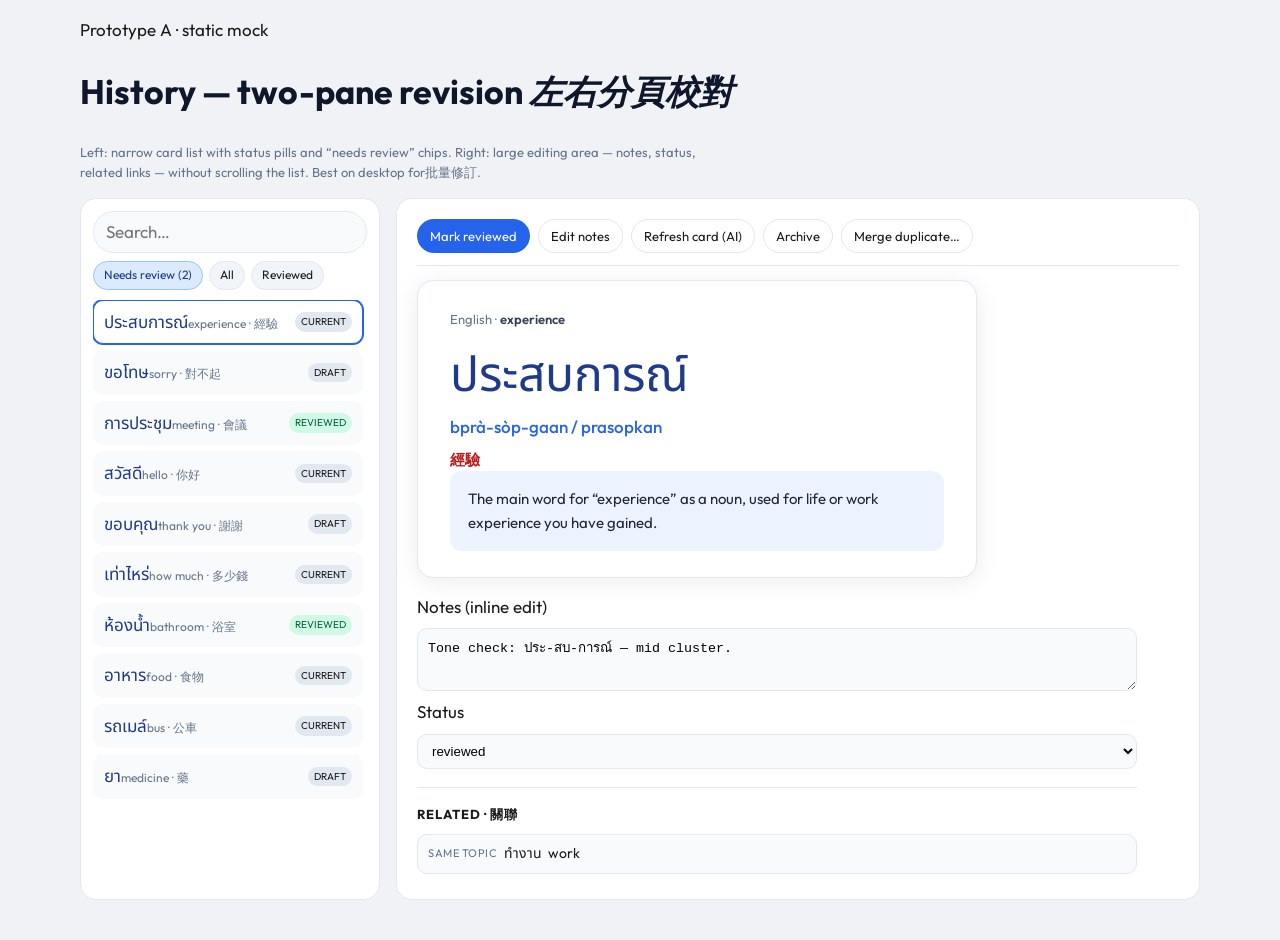
<file: prototype-history-a.html>
<!DOCTYPE html>
<html lang="en">
<head>
  <meta charset="utf-8">
  <meta name="viewport" content="width=device-width, initial-scale=1">
  <title>Prototype A · Two-pane revision · 歷史紀錄 A</title>
  <link rel="preconnect" href="https://fonts.googleapis.com">
  <link rel="preconnect" href="https://fonts.gstatic.com" crossorigin>
  <link href="https://fonts.googleapis.com/css2?family=Fraunces:opsz,wght@9..144,560;9..144,650&family=Outfit:wght@400;500;640&family=Noto+Sans+TC:wght@400;600&family=Noto+Serif+TC:wght@560;700&display=swap" rel="stylesheet">
  <link rel="preload" href="fonts/NotoSansThai-Regular.ttf" as="font" type="font/ttf" crossorigin>
  <link rel="stylesheet" href="css/site.css?v=6">
  <link rel="stylesheet" href="css/translation-vocab.css?v=4">
  <style>
    .proto-note { font-size: 13px; color: var(--tv-muted); max-width: 72ch; }
    .ph-layout {
      display: grid;
      grid-template-columns: 300px minmax(0, 1fr);
      gap: 16px;
      margin: 16px 0 40px;
      min-height: 60vh;
    }
    .ph-list {
      background: var(--tv-card);
      border: 1px solid var(--tv-border);
      border-radius: 16px;
      padding: 12px;
      display: flex;
      flex-direction: column;
      max-height: 78vh;
      overflow: hidden;
    }
    .ph-list-head { display: grid; gap: 8px; margin-bottom: 10px; }
    .ph-chips { display: flex; flex-wrap: wrap; gap: 6px; }
    .ph-chip {
      border-radius: 999px;
      padding: 4px 10px;
      font-size: 12px;
      background: #f1f5f9;
      border: 1px solid var(--tv-border);
    }
    .ph-chip.on { background: #dbeafe; border-color: #93c5fd; color: var(--tv-accent-deep); }
    .ph-rows {
      overflow: auto;
      display: grid;
      gap: 6px;
      padding-right: 4px;
    }
    .ph-row {
      display: grid;
      grid-template-columns: 1fr auto;
      gap: 4px 8px;
      align-items: center;
      padding: 8px 10px;
      border-radius: 10px;
      background: #f8fafc;
      border: 1px solid transparent;
      cursor: pointer;
    }
    .ph-row:hover { border-color: var(--tv-border); }
    .ph-row.sel { background: #fff; border-color: var(--tv-accent); box-shadow: 0 0 0 1px var(--tv-accent); }
    .ph-row b { font-size: 17px; color: var(--tv-accent-deep); }
    .ph-row small { grid-column: 1; font-size: 12px; color: var(--tv-muted); }
    .ph-row .st {
      font-size: 10px;
      text-transform: uppercase;
      padding: 2px 6px;
      border-radius: 999px;
      background: #e2e8f0;
    }
    .ph-row .st.reviewed { background: #d1fae5; color: #065f46; }
    .ph-detail {
      background: var(--tv-card);
      border: 1px solid var(--tv-border);
      border-radius: 16px;
      padding: 20px;
      overflow: auto;
      max-height: 78vh;
    }
    .ph-toolbar {
      display: flex;
      flex-wrap: wrap;
      gap: 8px;
      margin-bottom: 14px;
      padding-bottom: 12px;
      border-bottom: 1px solid var(--tv-border);
    }
    .ph-toolbar button {
      border-radius: 999px;
      padding: 6px 12px;
      font-size: 13px;
      background: #fff;
      border: 1px solid var(--tv-border);
    }
    .ph-toolbar button:first-child { background: var(--tv-accent); color: #fff; border-color: transparent; }
    .ph-mini-card { max-width: 560px; }
    @media (max-width: 900px) {
      .ph-layout { grid-template-columns: 1fr; }
      .ph-list, .ph-detail { max-height: none; }
    }
  </style>
</head>
<body class="tv-page">
  <div class="wrap">
    <p class="kicker">Prototype A · static mock</p>
    <h1>History — two-pane revision <em lang="zh-Hant">左右分頁校對</em></h1>
    <p class="proto-note">Left: narrow card list with status pills and “needs review” chips. Right: large editing area — notes, status, related links — without scrolling the list. Best on desktop for批量修訂.</p>

    <div class="ph-layout">
      <aside class="ph-list" aria-label="Card list">
        <div class="ph-list-head">
          <input class="tv-search" type="search" placeholder="Search…">
          <div class="ph-chips">
            <span class="ph-chip on">Needs review (2)</span>
            <span class="ph-chip">All</span>
            <span class="ph-chip">Reviewed</span>
          </div>
        </div>
        <div class="ph-rows">
          <div class="ph-row sel"><div><b lang="th">ประสบการณ์</b><small>experience · 經驗</small></div><span class="st">current</span></div>
          <div class="ph-row"><div><b lang="th">ขอโทษ</b><small>sorry · 對不起</small></div><span class="st">draft</span></div>
          <div class="ph-row"><div><b lang="th">การประชุม</b><small>meeting · 會議</small></div><span class="st reviewed">reviewed</span></div>
          <div class="ph-row"><div><b lang="th">สวัสดี</b><small>hello · 你好</small></div><span class="st">current</span></div>
          <div class="ph-row"><div><b lang="th">ขอบคุณ</b><small>thank you · 謝謝</small></div><span class="st">draft</span></div>
          <div class="ph-row"><div><b lang="th">เท่าไหร่</b><small>how much · 多少錢</small></div><span class="st">current</span></div>
          <div class="ph-row"><div><b lang="th">ห้องน้ำ</b><small>bathroom · 浴室</small></div><span class="st reviewed">reviewed</span></div>
          <div class="ph-row"><div><b lang="th">อาหาร</b><small>food · 食物</small></div><span class="st">current</span></div>
          <div class="ph-row"><div><b lang="th">รถเมล์</b><small>bus · 公車</small></div><span class="st">current</span></div>
          <div class="ph-row"><div><b lang="th">ยา</b><small>medicine · 藥</small></div><span class="st">draft</span></div>
        </div>
      </aside>
      <section class="ph-detail">
        <div class="ph-toolbar">
          <button type="button">Mark reviewed</button>
          <button type="button">Edit notes</button>
          <button type="button">Refresh card (AI)</button>
          <button type="button">Archive</button>
          <button type="button">Merge duplicate…</button>
        </div>
        <article class="tv-card-v1 ph-mini-card">
          <p class="tv-source">English · <strong>experience</strong></p>
          <h2 class="tv-thai-main" lang="th">ประสบการณ์</h2>
          <p class="tv-roman">bprà-sòp-gaan / prasopkan</p>
          <p class="tv-zh-head" lang="zh-Hant">經驗</p>
          <p class="tv-meaning">The main word for “experience” as a noun, used for life or work experience you have gained.</p>
        </article>
        <div class="tv-revision" style="margin-top:16px">
          <label for="ph-notes">Notes (inline edit)</label>
          <textarea id="ph-notes" rows="3">Tone check: ประ-สบ-การณ์ — mid cluster.</textarea>
          <label for="ph-st">Status</label>
          <select id="ph-st"><option>current</option><option>draft</option><option selected>reviewed</option><option>archived</option></select>
        </div>
        <section class="tv-related" style="margin-top:18px">
          <div class="tv-related-head"><h3>Related · 關聯</h3></div>
          <button type="button" class="tv-link-chip"><span class="tv-link-rel">same topic</span> <b lang="th">ทำงาน</b> work</button>
        </section>
      </section>
    </div>
  </div>
</body>
</html>
</file>
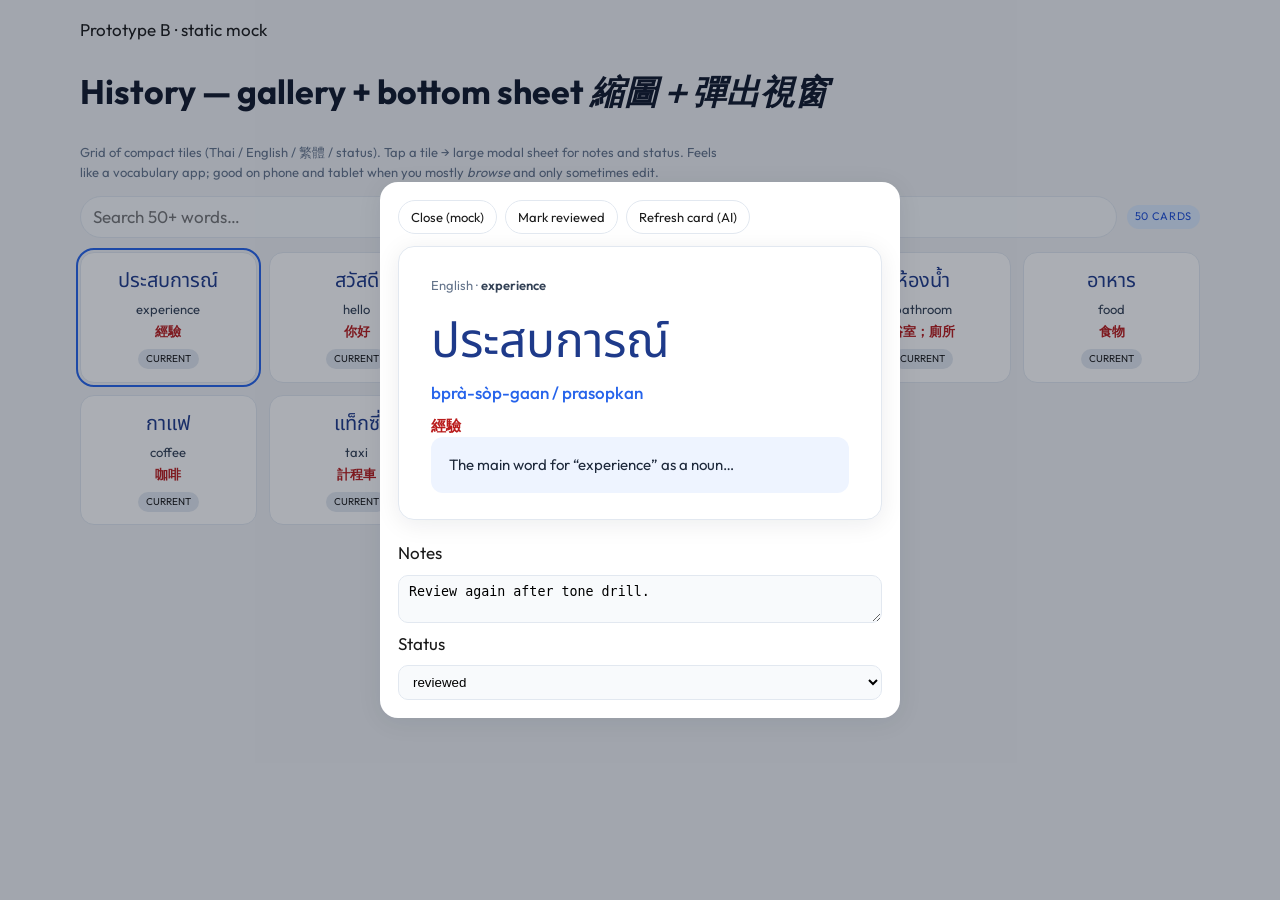
<file: prototype-history-b.html>
<!DOCTYPE html>
<html lang="en">
<head>
  <meta charset="utf-8">
  <meta name="viewport" content="width=device-width, initial-scale=1">
  <title>Prototype B · Gallery + sheet · 歷史紀錄 B</title>
  <link rel="preconnect" href="https://fonts.googleapis.com">
  <link rel="preconnect" href="https://fonts.gstatic.com" crossorigin>
  <link href="https://fonts.googleapis.com/css2?family=Fraunces:opsz,wght@9..144,560;9..144,650&family=Outfit:wght@400;500;640&family=Noto+Sans+TC:wght@400;600&family=Noto+Serif+TC:wght@560;700&display=swap" rel="stylesheet">
  <link rel="preload" href="fonts/NotoSansThai-Regular.ttf" as="font" type="font/ttf" crossorigin>
  <link rel="stylesheet" href="css/site.css?v=6">
  <link rel="stylesheet" href="css/translation-vocab.css?v=4">
  <style>
    .proto-note { font-size: 13px; color: var(--tv-muted); max-width: 72ch; }
    .ph-gallery-head {
      display: flex;
      flex-wrap: wrap;
      gap: 10px;
      align-items: center;
      margin: 14px 0;
    }
    .ph-gallery-head input { flex: 1; min-width: 180px; }
    .ph-gallery {
      display: grid;
      grid-template-columns: repeat(auto-fill, minmax(168px, 1fr));
      gap: 12px;
      margin-bottom: 40px;
    }
    .ph-card {
      background: var(--tv-card);
      border: 1px solid var(--tv-border);
      border-radius: 14px;
      padding: 12px;
      cursor: pointer;
      text-align: center;
      transition: transform .12s ease, box-shadow .12s ease;
    }
    .ph-card:hover { transform: translateY(-2px); box-shadow: var(--tv-shadow); }
    .ph-card.sel { outline: 2px solid var(--tv-accent); outline-offset: 2px; }
    .ph-card b { font-size: 20px; color: var(--tv-accent-deep); display: block; }
    .ph-card .en { font-size: 13px; color: #334155; margin-top: 4px; }
    .ph-card .zh { font-size: 13px; color: var(--tv-zh-head); font-weight: 600; margin-top: 2px; }
    .ph-card .st {
      display: inline-block;
      margin-top: 8px;
      font-size: 10px;
      text-transform: uppercase;
      padding: 2px 8px;
      border-radius: 999px;
      background: #e2e8f0;
    }
    .ph-sheet-backdrop {
      position: fixed;
      inset: 0;
      background: rgba(15,23,42,.35);
      display: grid;
      place-items: center;
      padding: 16px;
      z-index: 50;
    }
    .ph-sheet {
      background: var(--tv-card);
      border-radius: 18px;
      padding: 18px;
      max-width: 520px;
      width: 100%;
      max-height: 88vh;
      overflow: auto;
      box-shadow: var(--tv-shadow);
    }
    .ph-sheet-actions { display: flex; flex-wrap: wrap; gap: 8px; margin-bottom: 12px; }
    .ph-sheet-actions button {
      border-radius: 999px;
      padding: 6px 12px;
      font-size: 13px;
      background: #fff;
      border: 1px solid var(--tv-border);
    }
  </style>
</head>
<body class="tv-page">
  <div class="wrap">
    <p class="kicker">Prototype B · static mock</p>
    <h1>History — gallery + bottom sheet <em lang="zh-Hant">縮圖＋彈出視窗</em></h1>
    <p class="proto-note">Grid of compact tiles (Thai / English / 繁體 / status). Tap a tile → large modal sheet for notes and status. Feels like a vocabulary app; good on phone and tablet when you mostly <em>browse</em> and only sometimes edit.</p>

    <div class="ph-gallery-head">
      <input class="tv-search" type="search" placeholder="Search 50+ words…">
      <span class="tv-db-pill">50 cards</span>
    </div>

    <div class="ph-gallery" role="list">
      <div class="ph-card sel" role="listitem"><b lang="th">ประสบการณ์</b><div class="en">experience</div><div class="zh" lang="zh-Hant">經驗</div><span class="st">current</span></div>
      <div class="ph-card"><b lang="th">สวัสดี</b><div class="en">hello</div><div class="zh" lang="zh-Hant">你好</div><span class="st">current</span></div>
      <div class="ph-card"><b lang="th">ขอบคุณ</b><div class="en">thank you</div><div class="zh" lang="zh-Hant">謝謝</div><span class="st">draft</span></div>
      <div class="ph-card"><b lang="th">เท่าไหร่</b><div class="en">how much</div><div class="zh" lang="zh-Hant">多少錢</div><span class="st">reviewed</span></div>
      <div class="ph-card"><b lang="th">ห้องน้ำ</b><div class="en">bathroom</div><div class="zh" lang="zh-Hant">浴室；廁所</div><span class="st">current</span></div>
      <div class="ph-card"><b lang="th">อาหาร</b><div class="en">food</div><div class="zh" lang="zh-Hant">食物</div><span class="st">current</span></div>
      <div class="ph-card"><b lang="th">กาแฟ</b><div class="en">coffee</div><div class="zh" lang="zh-Hant">咖啡</div><span class="st">current</span></div>
      <div class="ph-card"><b lang="th">แท็กซี่</b><div class="en">taxi</div><div class="zh" lang="zh-Hant">計程車</div><span class="st">current</span></div>
      <div class="ph-card"><b lang="th">โรงพยาบาล</b><div class="en">hospital</div><div class="zh" lang="zh-Hant">醫院</div><span class="st">reviewed</span></div>
      <div class="ph-card"><b lang="th">การประชุม</b><div class="en">meeting</div><div class="zh" lang="zh-Hant">會議</div><span class="st">draft</span></div>
    </div>

    <div class="ph-sheet-backdrop" role="dialog" aria-modal="true" aria-label="Card detail preview">
      <div class="ph-sheet">
        <div class="ph-sheet-actions">
          <button type="button">Close (mock)</button>
          <button type="button">Mark reviewed</button>
          <button type="button">Refresh card (AI)</button>
        </div>
        <article class="tv-card-v1">
          <p class="tv-source">English · <strong>experience</strong></p>
          <h2 class="tv-thai-main" lang="th">ประสบการณ์</h2>
          <p class="tv-roman">bprà-sòp-gaan / prasopkan</p>
          <p class="tv-zh-head" lang="zh-Hant">經驗</p>
          <p class="tv-meaning">The main word for “experience” as a noun…</p>
        </article>
        <div class="tv-revision">
          <label for="ph-notes-b">Notes</label>
          <textarea id="ph-notes-b" rows="2">Review again after tone drill.</textarea>
          <label for="ph-st-b">Status</label>
          <select id="ph-st-b"><option>current</option><option selected>reviewed</option></select>
        </div>
      </div>
    </div>
  </div>
</body>
</html>
</file>
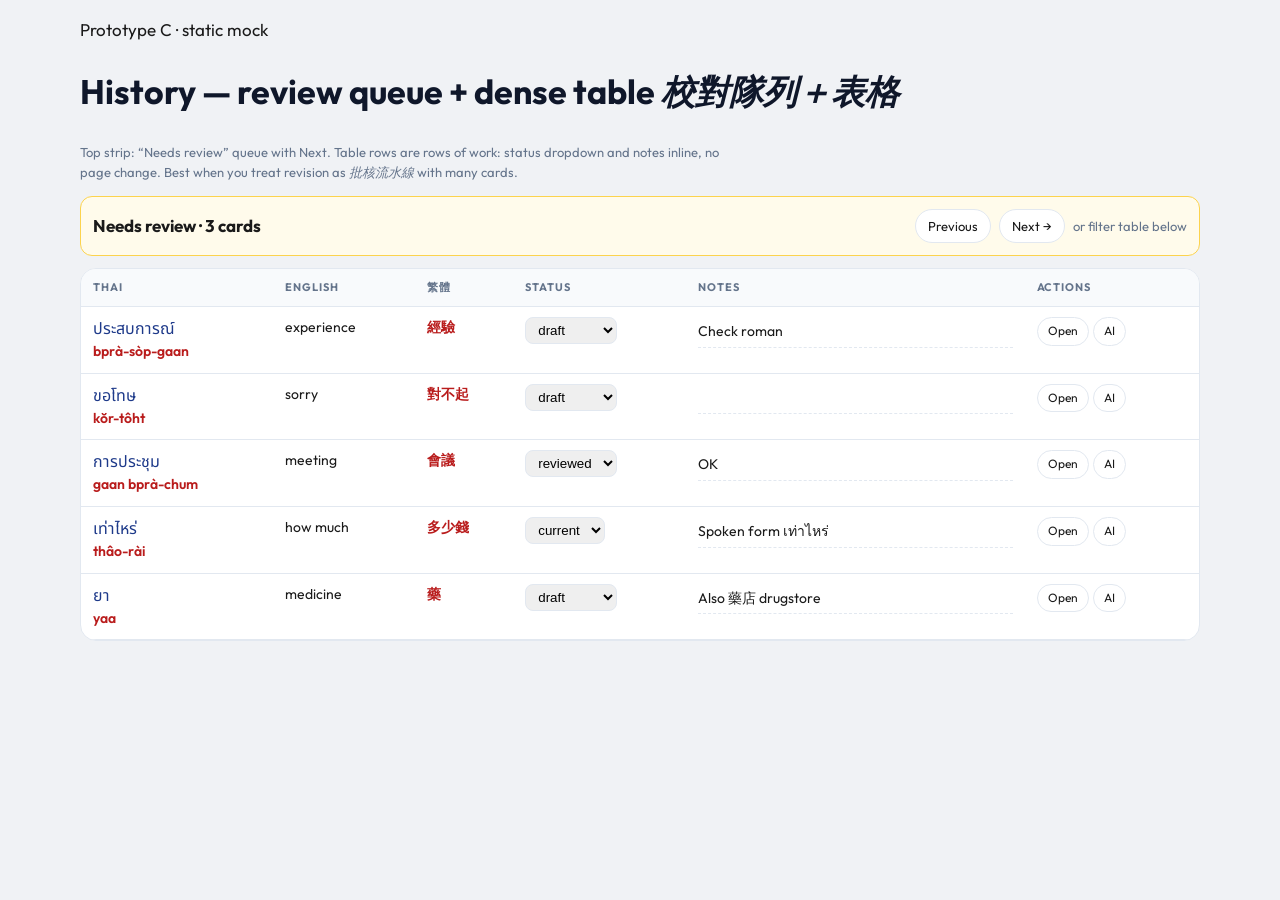
<file: prototype-history-c.html>
<!DOCTYPE html>
<html lang="en">
<head>
  <meta charset="utf-8">
  <meta name="viewport" content="width=device-width, initial-scale=1">
  <title>Prototype C · Review queue + table · 歷史紀錄 C</title>
  <link rel="preconnect" href="https://fonts.googleapis.com">
  <link rel="preconnect" href="https://fonts.gstatic.com" crossorigin>
  <link href="https://fonts.googleapis.com/css2?family=Fraunces:opsz,wght@9..144,560;9..144,650&family=Outfit:wght@400;500;640&family=Noto+Sans+TC:wght@400;600&family=Noto+Serif+TC:wght@560;700&display=swap" rel="stylesheet">
  <link rel="preload" href="fonts/NotoSansThai-Regular.ttf" as="font" type="font/ttf" crossorigin>
  <link rel="stylesheet" href="css/site.css?v=6">
  <link rel="stylesheet" href="css/translation-vocab.css?v=4">
  <style>
    .proto-note { font-size: 13px; color: var(--tv-muted); max-width: 72ch; }
    .ph-strip {
      display: flex;
      flex-wrap: wrap;
      gap: 8px;
      align-items: center;
      margin: 14px 0 12px;
      padding: 12px;
      background: #fffbeb;
      border: 1px solid #fcd34d;
      border-radius: 12px;
    }
    .ph-strip strong { margin-right: auto; }
    .ph-strip button {
      border-radius: 999px;
      padding: 6px 12px;
      font-size: 13px;
      background: #fff;
      border: 1px solid var(--tv-border);
    }
    .ph-table-wrap {
      background: var(--tv-card);
      border: 1px solid var(--tv-border);
      border-radius: 16px;
      overflow: auto;
      margin-bottom: 40px;
    }
    table.ph-table {
      width: 100%;
      border-collapse: collapse;
      font-size: 14px;
    }
    .ph-table th, .ph-table td {
      padding: 10px 12px;
      border-bottom: 1px solid var(--tv-border);
      text-align: left;
      vertical-align: top;
    }
    .ph-table th {
      font-size: 11px;
      letter-spacing: .08em;
      text-transform: uppercase;
      color: var(--tv-muted);
      background: #f8fafc;
    }
    .ph-table tr:hover td { background: #f8fafc; }
    .ph-table b { font-size: 16px; color: var(--tv-accent-deep); }
    .ph-table .zh { color: var(--tv-zh-head); font-weight: 600; }
    .ph-table select { border-radius: 8px; padding: 4px 8px; border: 1px solid var(--tv-border); max-width: 110px; }
    .ph-table input.notes {
      width: 100%;
      min-width: 140px;
      border: none;
      background: transparent;
      border-bottom: 1px dashed var(--tv-border);
      padding: 4px 0;
    }
    .ph-table .acts button {
      border-radius: 999px;
      padding: 4px 10px;
      font-size: 12px;
      background: #fff;
      border: 1px solid var(--tv-border);
      margin-right: 4px;
    }
  </style>
</head>
<body class="tv-page">
  <div class="wrap">
    <p class="kicker">Prototype C · static mock</p>
    <h1>History — review queue + dense table <em lang="zh-Hant">校對隊列＋表格</em></h1>
    <p class="proto-note">Top strip: “Needs review” queue with Next. Table rows are rows of work: status dropdown and notes inline, no page change. Best when you treat revision as <em>批核流水線</em> with many cards.</p>

    <div class="ph-strip">
      <strong>Needs review · 3 cards</strong>
      <button type="button">Previous</button>
      <button type="button">Next →</button>
      <span style="font-size:13px;color:var(--tv-muted)">or filter table below</span>
    </div>

    <div class="ph-table-wrap">
      <table class="ph-table">
        <thead>
          <tr>
            <th>Thai</th>
            <th>English</th>
            <th>繁體</th>
            <th>Status</th>
            <th>Notes</th>
            <th>Actions</th>
          </tr>
        </thead>
        <tbody>
          <tr>
            <td><b lang="th">ประสบการณ์</b><br><span class="zh" lang="zh-Hant">bprà-sòp-gaan</span></td>
            <td>experience</td>
            <td class="zh" lang="zh-Hant">經驗</td>
            <td><select><option>current</option><option selected>draft</option><option>reviewed</option></select></td>
            <td><input class="notes" value="Check roman" readonly></td>
            <td class="acts"><button type="button">Open</button><button type="button">AI</button></td>
          </tr>
          <tr>
            <td><b lang="th">ขอโทษ</b><br><span class="zh" lang="zh-Hant">kŏr-tôht</span></td>
            <td>sorry</td>
            <td class="zh" lang="zh-Hant">對不起</td>
            <td><select><option selected>draft</option><option>reviewed</option></select></td>
            <td><input class="notes" value="" readonly></td>
            <td class="acts"><button type="button">Open</button><button type="button">AI</button></td>
          </tr>
          <tr>
            <td><b lang="th">การประชุม</b><br><span class="zh" lang="zh-Hant">gaan bprà-chum</span></td>
            <td>meeting</td>
            <td class="zh" lang="zh-Hant">會議</td>
            <td><select><option>current</option><option selected>reviewed</option></select></td>
            <td><input class="notes" value="OK" readonly></td>
            <td class="acts"><button type="button">Open</button><button type="button">AI</button></td>
          </tr>
          <tr>
            <td><b lang="th">เท่าไหร่</b><br><span class="zh" lang="zh-Hant">thâo-rài</span></td>
            <td>how much</td>
            <td class="zh" lang="zh-Hant">多少錢</td>
            <td><select><option>current</option><option>draft</option></select></td>
            <td><input class="notes" value="Spoken form เท่าไหร่" readonly></td>
            <td class="acts"><button type="button">Open</button><button type="button">AI</button></td>
          </tr>
          <tr>
            <td><b lang="th">ยา</b><br><span class="zh" lang="zh-Hant">yaa</span></td>
            <td>medicine</td>
            <td class="zh" lang="zh-Hant">藥</td>
            <td><select><option selected>draft</option><option>reviewed</option></select></td>
            <td><input class="notes" value="Also 藥店 drugstore" readonly></td>
            <td class="acts"><button type="button">Open</button><button type="button">AI</button></td>
          </tr>
        </tbody>
      </table>
    </div>
  </div>
</body>
</html>
</file>
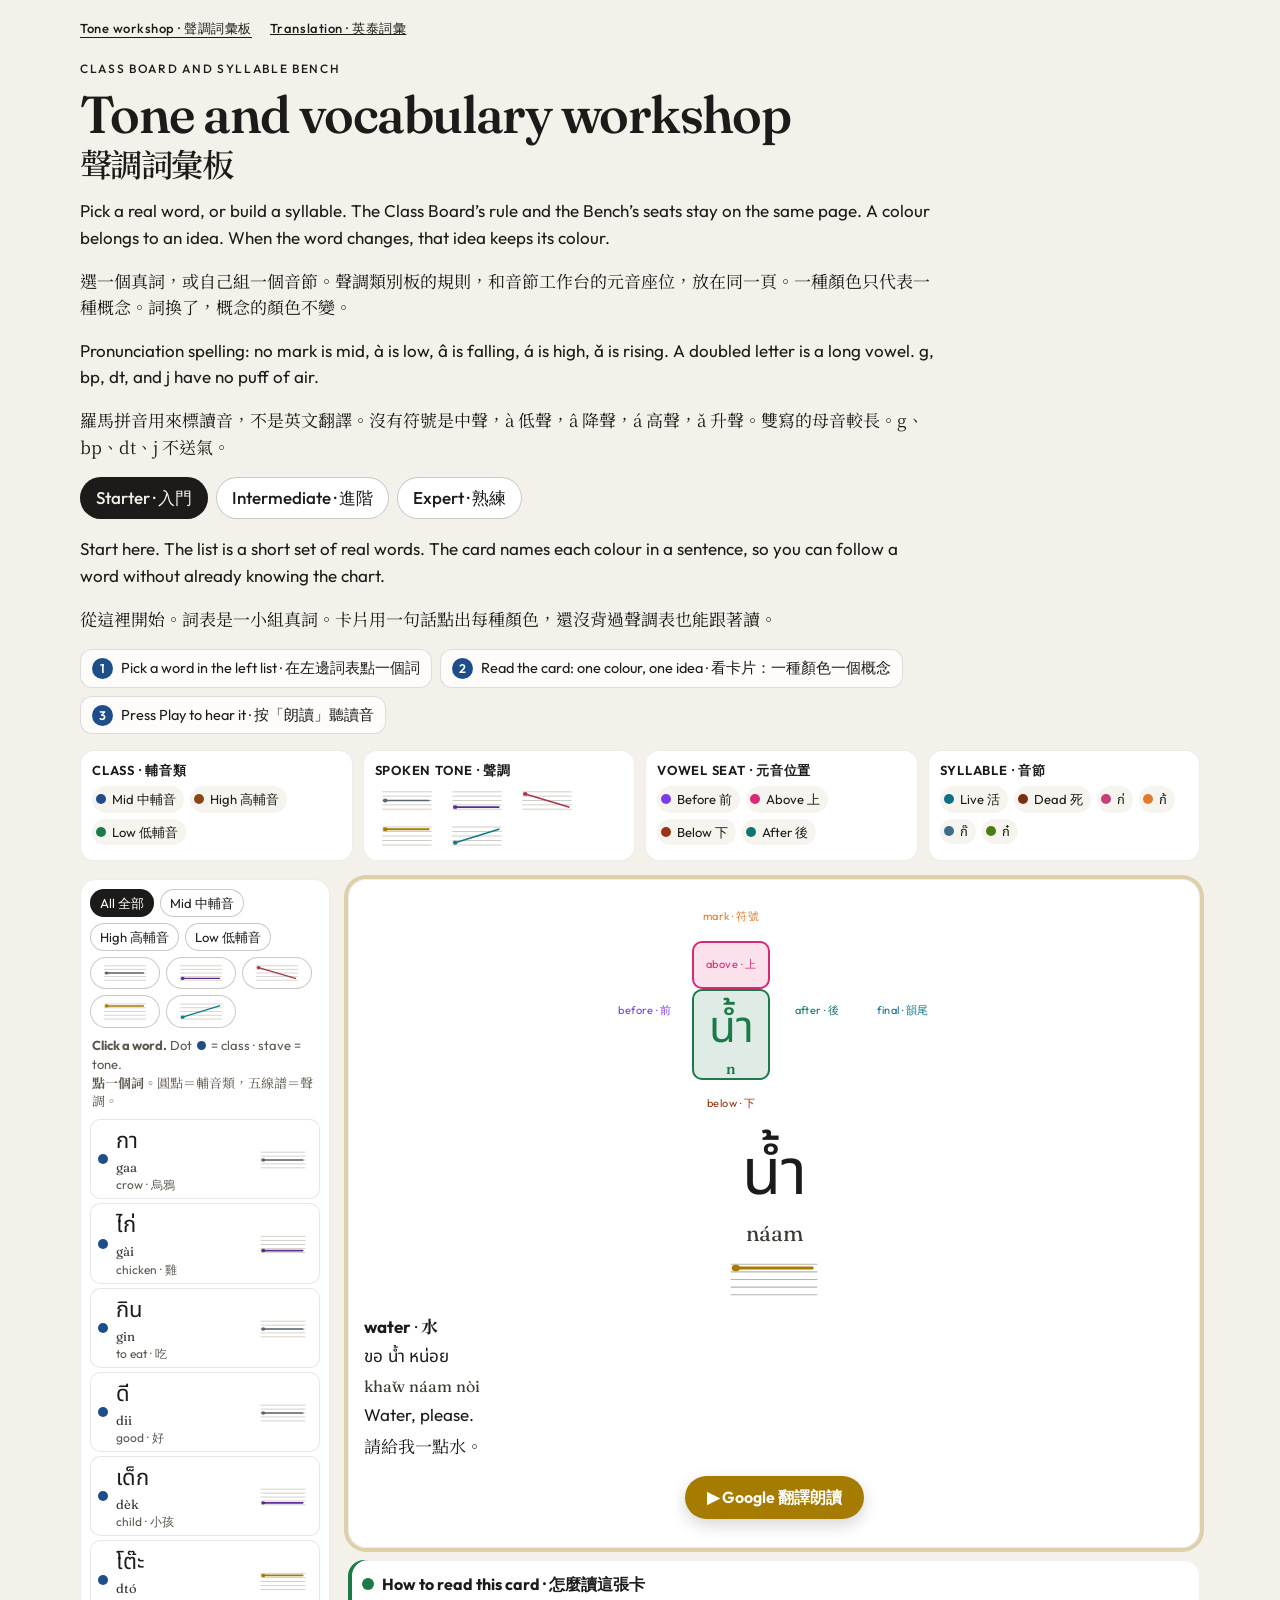
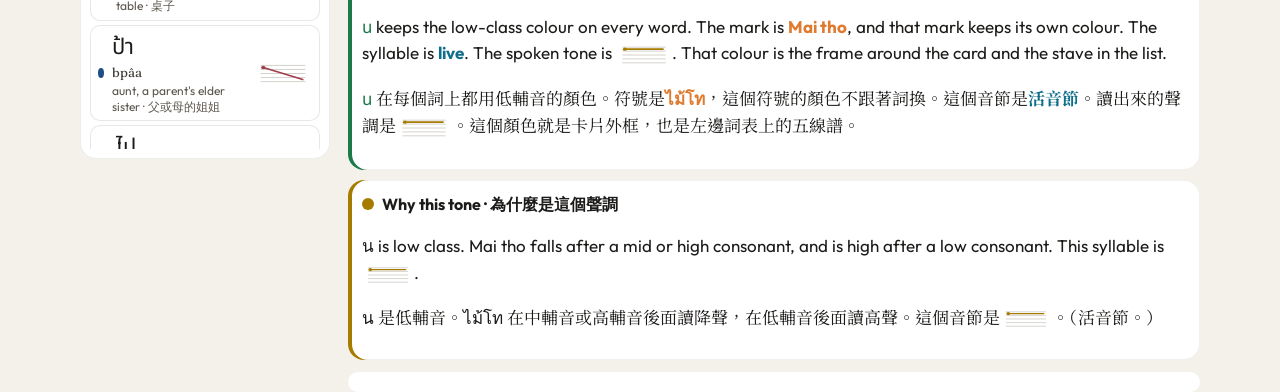
<file: tone-staff-preview.html>
<!DOCTYPE html>
<html lang="en">
<head>
  <meta http-equiv="refresh" content="0; url=integrated-tone-vocab.html">
  <script>location.replace("integrated-tone-vocab.html");</script>
  <style>html{display:none !important}</style>

  <meta charset="utf-8">
  <meta name="viewport" content="width=device-width, initial-scale=1">
  <title>Spoken tone staves · 聲調五線譜預覽</title>
  <link rel="stylesheet" href="css/site.css?v=5">
  <link rel="stylesheet" href="css/tone-staff.css?v=1">
  <style>
    :root { --accent: #1d4e89; --ink: #1c1b19; }
    h1 { font-family: Fraunces, Georgia, serif; font-weight: 560; font-size: clamp(28px, 4vw, 40px); margin: 12px 0 8px; }
    [lang="zh-Hant"] { font-family: "Noto Serif TC", PMingLiU, serif; }
    .wrap { max-width: 920px; }
  </style>
</head>
<body>
  <div class="wrap">
    <header class="top">
      <a href="index.html">Seven designs</a>
      <span>Preview</span>
      <nav>
        <a href="integrated-tone-vocab.html">Combined workshop</a>
      </nav>
    </header>
    <h1>Spoken tone · 五線譜 <em lang="zh-Hant" style="font-style:normal;font-size:.65em;display:block;margin-top:4px">五組小圖樣式</em></h1>
    <p>Five small stave styles for Central Thai mid, low, falling, high, and rising. The <a href="integrated-tone-vocab.html">combined workshop</a> uses <strong>Classic · 標準五線＋符頭</strong> (<code>set-01-classic</code>) everywhere spoken tone is shown.</p>
    <p lang="zh-Hant">五種五線譜小圖，對應泰語中、低、降、高、升五個聲調。<a href="integrated-tone-vocab.html">聲調詞彙板</a>與各頁的「聲調」標示一律用 <strong>Classic · 標準五線＋符頭</strong>。</p>
    <div class="tone-staff-key" id="sets" aria-label="Five stave style sets"></div>
    <p class="tone-staff-note">Contour left → right = time through the syllable. Colours match the workshop tone key.</p>
    <p class="tone-staff-note" lang="zh-Hant">曲線由左到右表示音節過程中的音高。顏色與詞彙板上的聲調色一致。</p>
    <footer class="jump">
      <a href="integrated-tone-vocab.html">← Combined workshop</a>
    </footer>
  </div>
  <script>
    const SETS = [
      { id: "set-01-classic", name: "Classic", zh: "標準五線＋符頭" },
      { id: "set-02-minimal", name: "Minimal", zh: "三線＋粗曲線" },
      { id: "set-03-labeled", name: "Labeled", zh: "五線＋英中標籤" },
      { id: "set-04-clef", name: "Treble hint", zh: "五線＋記號提示" },
      { id: "set-05-arrow", name: "Direction", zh: "五線＋方向箭頭" }
    ];
    const TONES = [
      { id: "mid", en: "Mid", zh: "中聲" },
      { id: "low", en: "Low", zh: "低聲" },
      { id: "falling", en: "Fall", zh: "降聲" },
      { id: "high", en: "High", zh: "高聲" },
      { id: "rising", en: "Rise", zh: "升聲" }
    ];
    const box = document.getElementById("sets");
    box.innerHTML = SETS.map(function (set) {
      const cells = TONES.map(function (t) {
        return '<div class="tone-staff-cell"><img src="img/tone-staves/' + set.id + '/' + t.id + '.svg" width="88" height="40" alt="' + t.en + ' tone, ' + set.name + ' stave"><span>' + t.en + " " + t.zh + "</span></div>";
      }).join("");
      return (
        '<div class="tone-staff-set" role="group" aria-label="' + set.name + '">' +
        '<p class="tone-staff-set-label"><b>' + set.name + '</b><span lang="zh-Hant">' + set.zh + "</span></p>" +
        cells +
        "</div>"
      );
    }).join("");
  </script>
</body>
</html>
</file>
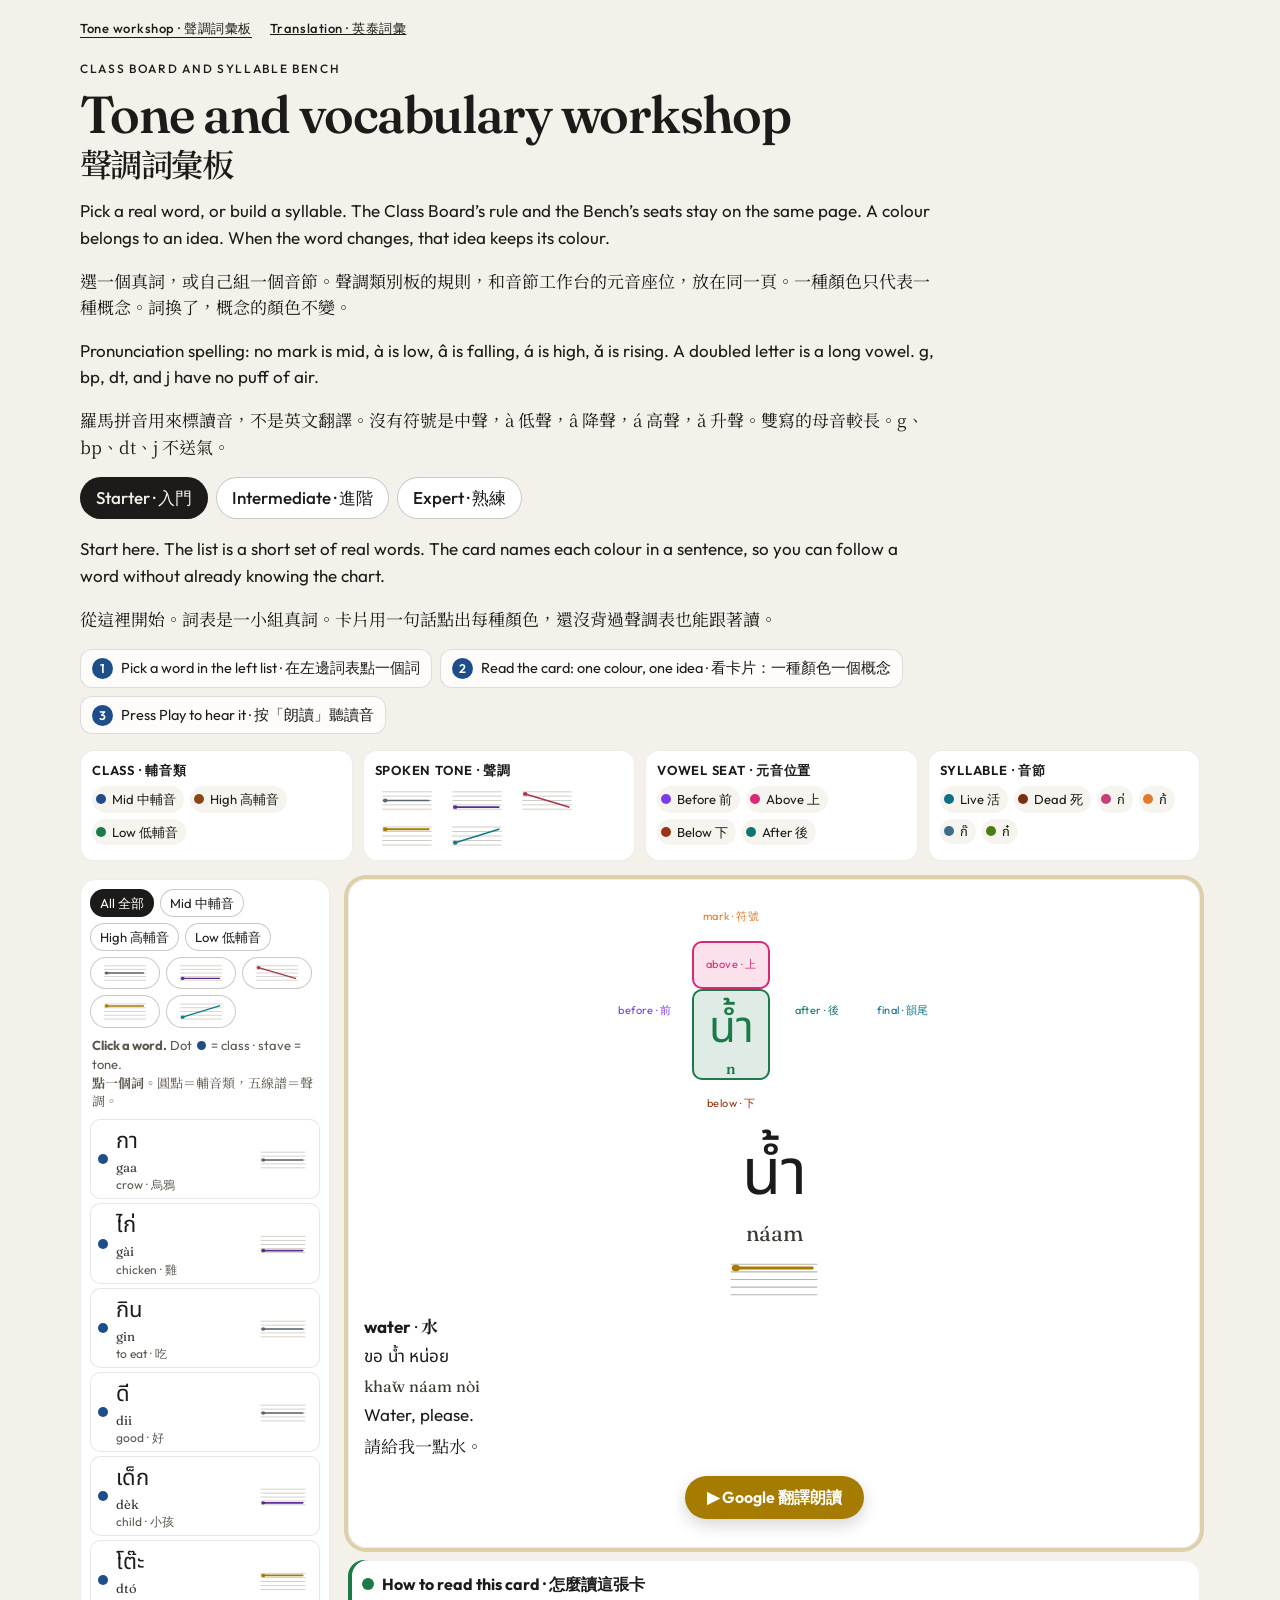
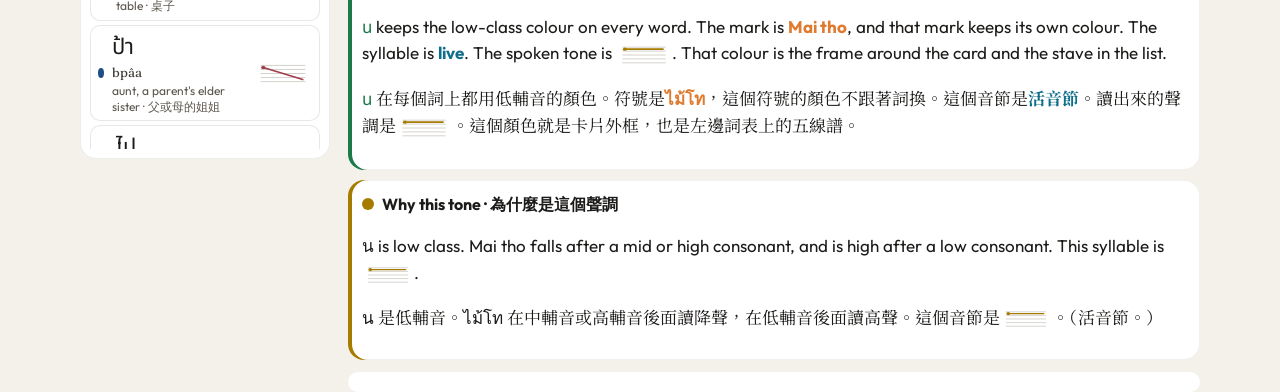
<file: vowel-seat-preview.html>
<!DOCTYPE html>
<html lang="en">
<head>
  <meta http-equiv="refresh" content="0; url=integrated-tone-vocab.html">
  <script>location.replace("integrated-tone-vocab.html");</script>
  <style>html{display:none !important}</style>

  <meta charset="utf-8">
  <meta name="viewport" content="width=device-width, initial-scale=1">
  <title>Vowel seat arrows · 元音位置箭頭預覽</title>
  <link rel="stylesheet" href="css/site.css?v=4">
  <link rel="stylesheet" href="css/vowel-seat.css?v=1">
  <style>
    :root { --accent: #1d4e89; --ink: #1c1b19; }
    h1 { font-family: Fraunces, Georgia, serif; font-weight: 560; font-size: clamp(26px, 4vw, 38px); margin: 12px 0 8px; }
    [lang="zh-Hant"] { font-family: "Noto Serif TC", PMingLiU, serif; }
    .wrap { max-width: 880px; }
    .note { font-size: 13px; color: #5c564e; line-height: 1.45; max-width: 70ch; }
  </style>
</head>
<body>
  <div class="wrap">
    <header class="top">
      <a href="index.html">Seven designs</a>
      <span>Preview</span>
      <nav><a href="integrated-tone-vocab.html">Combined workshop</a></nav>
    </header>
    <h1>Vowel seat · 元音位置 <em lang="zh-Hant" style="font-style:normal;font-size:.62em;display:block;margin-top:4px">五組箭頭小圖</em></h1>
    <p class="note">Each icon shows where the vowel sits relative to the consonant (ก). Colours match the workshop: before purple, above pink, below brown, after teal.</p>
    <p class="note" lang="zh-Hant">小圖表示元音相對輔音（ก）的位置。顏色與詞彙板一致：前紫、上粉、下褐、後青綠。</p>
    <div class="vowel-seat-key" id="sets"></div>
    <footer class="jump"><a href="integrated-tone-vocab.html">← Combined workshop</a></footer>
  </div>
  <script>
    const SETS = [
      { id: "set-01-classic", name: "Classic", zh: "直箭＋輔音框" },
      { id: "set-02-minimal", name: "Minimal", zh: "細箭" },
      { id: "set-03-labeled", name: "Labeled", zh: "箭＋前上後下" },
      { id: "set-04-slot", name: "Slot", zh: "虛線座位" },
      { id: "set-05-arc", name: "Arc", zh: "弧箭" }
    ];
    const SEATS = [
      { id: "before", en: "Before", zh: "前" },
      { id: "above", en: "Above", zh: "上" },
      { id: "below", en: "Below", zh: "下" },
      { id: "after", en: "After", zh: "後" }
    ];
    document.getElementById("sets").innerHTML = SETS.map(function (set) {
      const cells = SEATS.map(function (s) {
        return (
          '<div class="vowel-seat-cell"><img src="img/vowel-seats/' + set.id + "/" + s.id + '.svg" width="52" height="52" alt="' + s.en + '">' +
          "<span>" + s.en + " " + s.zh + "</span></div>"
        );
      }).join("");
      return (
        '<div class="vowel-seat-set" role="group" aria-label="' + set.name + '">' +
        '<p class="vowel-seat-set-label"><b>' + set.name + '</b><span lang="zh-Hant">' + set.zh + "</span></p>" +
        cells +
        "</div>"
      );
    }).join("");
  </script>
</body>
</html>
</file>
<file: css/site.css>
@import url("tone-staff.css");

@font-face {
  font-family: "Thai Text";
  src: local("Leelawadee UI"), local("Leelawadee"), url("../fonts/NotoSansThai-Regular.ttf") format("truetype");
  font-weight: 400;
  font-style: normal;
  font-display: block;
  unicode-range: U+0E00-0E7F;
}
* { box-sizing: border-box; }
html { scroll-behavior: smooth; }
body {
  margin: 0;
  background: var(--bg, #f4efe6);
  color: var(--ink, #1d1914);
  font-family: Outfit, "Segoe UI", sans-serif;
  font-size: 17px;
  line-height: 1.55;
}
button, input { font: inherit; color: inherit; background: none; border: 0; padding: 0; }
button { cursor: pointer; }
a { color: inherit; }
[lang="th"] {
  font-family: "Thai Text", sans-serif !important;
  font-weight: 400 !important;
  font-synthesis: none;
  letter-spacing: 0 !important;
  line-height: 1.5;
}
.wrap { width: min(1120px, calc(100% - 36px)); margin: 0 auto; }
.top {
  display: flex;
  justify-content: space-between;
  gap: 18px;
  align-items: baseline;
  padding: 22px 0 8px;
  font-size: 12px;
  font-weight: 500;
  letter-spacing: .12em;
  text-transform: uppercase;
}
.top a { text-decoration: none; }
.top nav { display: flex; gap: 16px; }
.jump {
  display: flex;
  flex-wrap: wrap;
  gap: 10px 18px;
  padding: 36px 0 56px;
  font-size: 13px;
  font-weight: 500;
  letter-spacing: .04em;
}
.jump a { text-decoration: none; }
.jump a[aria-current="page"] { text-decoration: underline; text-underline-offset: 4px; }
:focus-visible { outline: 2px solid var(--accent, currentColor); outline-offset: 3px; }

/* How-to-explore strip: numbered steps, sits above the controls of a page. */
.steps { list-style: none; display: flex; flex-wrap: wrap; gap: 8px; margin: 14px 0 6px; padding: 0; }
.steps li {
  display: flex; align-items: baseline; gap: 8px;
  background: rgba(255, 255, 255, .82);
  border-radius: 12px; padding: 8px 12px;
  box-shadow: inset 0 0 0 1px rgba(28, 27, 25, .14);
  font-size: 14.5px;
}
.steps b {
  display: inline-grid; place-items: center;
  min-width: 21px; height: 21px; padding: 0 6px;
  border-radius: 999px;
  background: var(--accent, #1d4e89); color: #fff;
  font-size: 12.5px; font-weight: 600;
}
.steps [lang="zh-Hant"] { color: #5c564e; }

/* Clickable things should look clickable on every page. */
button { transition: box-shadow .15s ease, background .15s ease, color .15s ease; }
button:hover { filter: brightness(.96); }
button[aria-pressed="true"]:hover { filter: none; }
@media (max-width: 640px) {
  .top { flex-wrap: wrap; }
}
@media (prefers-reduced-motion: reduce) {
  * { scroll-behavior: auto !important; transition: none !important; }
}
</file>
<file: css/translation-vocab.css>
:root {
  --tv-bg: #f0f2f5;
  --tv-ink: #1a1a1a;
  --tv-accent: #2563eb;
  --tv-accent-deep: #1e3a8a;
  --tv-roman: #2563eb;
  --tv-zh-head: #b91c1c;
  --tv-def-bg: #eef4ff;
  --tv-card: #fff;
  --tv-muted: #64748b;
  --tv-border: #e2e8f0;
  --tv-shadow: 0 4px 24px rgba(15, 23, 42, 0.08);
  --tv-bar: #2563eb;
}

body.tv-page {
  --bg: var(--tv-bg);
  --ink: var(--tv-ink);
  --accent: var(--tv-accent-deep);
}

.tv-login {
  position: fixed;
  inset: 0;
  z-index: 100;
  display: grid;
  place-items: center;
  background: linear-gradient(165deg, #f8fafc 0%, #eef4ff 45%, #f0f2f5 100%);
  padding: 20px;
}

.tv-login[hidden],
#tv-app[hidden] {
  display: none !important;
}

.tv-login-card {
  width: min(400px, 100%);
  background: #fff;
  border-radius: 16px;
  padding: 24px 22px;
  box-shadow: var(--tv-shadow);
  border: 1px solid var(--tv-border);
}

.tv-login-card h2 {
  margin: 0 0 8px;
  font-size: 22px;
}

.tv-login-card label {
  display: block;
  margin: 12px 0 4px;
  font-size: 12px;
  font-weight: 640;
  letter-spacing: 0.06em;
  text-transform: uppercase;
}

.tv-login-card input {
  width: 100%;
  border-radius: 10px;
  padding: 10px 12px;
  border: 1px solid var(--tv-border);
  background: #f8fafc;
}

.tv-login-error {
  min-height: 1.2em;
  margin: 8px 0 0;
  font-size: 14px;
  color: #dc2626;
}

.tv-user-label {
  margin-left: auto;
  font-size: 13px;
  color: var(--tv-muted);
}

.tv-logout {
  font-size: 13px;
  text-decoration: underline;
  color: var(--tv-accent-deep);
  cursor: pointer;
}

.tv-logout:focus-visible {
  outline: 2px solid var(--tv-accent);
  outline-offset: 2px;
  border-radius: 4px;
}

.tv-layout {
  display: grid;
  grid-template-columns: minmax(0, 1fr) minmax(280px, 340px);
  gap: 20px;
  align-items: start;
  margin: 20px 0 48px;
}

@media (max-width: 960px) {
  .tv-layout { grid-template-columns: 1fr; }
}

.tv-panel {
  background: var(--tv-card);
  border-radius: 16px;
  padding: 18px 20px;
  box-shadow: var(--tv-shadow);
  border: 1px solid var(--tv-border);
}

.tv-form {
  display: grid;
  gap: 12px;
  margin-bottom: 18px;
}

.tv-form label {
  font-size: 13px;
  font-weight: 640;
  letter-spacing: 0.06em;
  text-transform: uppercase;
  color: #475569;
}

.tv-form input[type="text"],
.tv-form input[type="search"],
.tv-form select {
  width: 100%;
  border-radius: 12px;
  padding: 12px 14px;
  background: #f8fafc;
  border: 1px solid var(--tv-border);
  font-family: inherit;
  font-size: 15px;
}

.tv-form input:focus-visible,
.tv-form select:focus-visible {
  outline: 2px solid var(--tv-accent);
  outline-offset: 2px;
  border-color: var(--tv-accent);
}

.tv-actions {
  display: flex;
  flex-wrap: wrap;
  gap: 10px;
  align-items: center;
}

.tv-primary {
  border-radius: 999px;
  padding: 10px 22px;
  background: var(--tv-accent);
  color: #fff;
  font-weight: 640;
  box-shadow: 0 4px 14px rgba(37, 99, 235, 0.35);
}

.tv-primary:hover:not(:disabled) { filter: brightness(1.05); }
.tv-primary:focus-visible { outline: 2px solid var(--tv-accent-deep); outline-offset: 2px; }
.tv-primary:disabled { opacity: 0.55; cursor: not-allowed; filter: none; }

.tv-secondary {
  border-radius: 999px;
  padding: 10px 18px;
  background: #fff;
  border: 1px solid var(--tv-border);
  font-weight: 600;
  color: var(--tv-accent-deep);
}

.tv-secondary:hover { background: #f8fafc; }
.tv-secondary:focus-visible { outline: 2px solid var(--tv-accent); outline-offset: 2px; }

.tv-danger {
  background: #fff;
  color: #b91c1c;
  border: 1px solid #fecaca;
}

.tv-danger:hover {
  background: #fef2f2;
}

.tv-filter-row { margin-bottom: 8px; }
.tv-filter-row select {
  width: 100%;
  border-radius: 10px;
  padding: 8px 10px;
  border: 1px solid var(--tv-border);
  background: #f8fafc;
  font-size: 13px;
}

.tv-banner {
  margin: 0 0 12px;
  padding: 12px 14px;
  border-radius: 12px;
  background: #fffbeb;
  border: 1px solid #fcd34d;
  display: flex;
  flex-wrap: wrap;
  gap: 8px;
  align-items: center;
}

.tv-banner[hidden] { display: none !important; }

.tv-banner-title {
  margin: 0;
  width: 100%;
  font-size: 14px;
  color: #78350f;
}

.tv-banner-btn {
  border-radius: 999px;
  padding: 7px 14px;
  background: var(--tv-accent);
  color: #fff;
  font-size: 13px;
  font-weight: 600;
}

.tv-banner-muted {
  background: #fff;
  color: var(--tv-ink);
  border: 1px solid var(--tv-border);
}

.tv-sense-pick {
  width: 100%;
  text-align: left;
  padding: 10px 12px;
  border-radius: 10px;
  background: #fff;
  border: 1px solid var(--tv-border);
  font-size: 14px;
}

.tv-sense-pick:hover { border-color: var(--tv-accent); }

.tv-cache-tag {
  margin: 0 0 8px;
  font-size: 12px;
  font-weight: 600;
  letter-spacing: 0.06em;
  text-transform: uppercase;
  color: #047857;
}

.tv-related {
  margin-top: 20px;
  max-width: 720px;
  padding-top: 16px;
  border-top: 1px solid var(--tv-border);
}

.tv-related[hidden] { display: none !important; }

.tv-related-head {
  display: flex;
  flex-wrap: wrap;
  gap: 10px;
  align-items: center;
  justify-content: space-between;
  margin-bottom: 10px;
}

.tv-related-head h3 {
  margin: 0;
  font-size: 13px;
  letter-spacing: 0.08em;
  text-transform: uppercase;
}

.tv-link-chip {
  display: flex;
  flex-wrap: wrap;
  align-items: center;
  gap: 6px;
  width: 100%;
  text-align: left;
  padding: 8px 10px;
  margin-bottom: 6px;
  border-radius: 10px;
  background: #f8fafc;
  border: 1px solid var(--tv-border);
  font-size: 14px;
}

.tv-link-chip:hover { border-color: var(--tv-accent); }
.tv-link-weak { opacity: 0.92; }

.tv-link-rel {
  font-size: 11px;
  text-transform: uppercase;
  letter-spacing: 0.05em;
  color: var(--tv-muted);
}

.tv-link-remove,
.tv-link-add {
  margin-left: auto;
  width: 28px;
  height: 28px;
  border-radius: 50%;
  background: #fff;
  border: 1px solid var(--tv-border);
  font-size: 16px;
  line-height: 1;
}

.tv-suggest-item {
  display: block;
  width: 100%;
  text-align: left;
  padding: 8px 10px;
  margin-top: 6px;
  border-radius: 10px;
  background: #eff6ff;
  border: 1px solid #bfdbfe;
  font-size: 13px;
}

.tv-rev-title {
  margin: 0;
  font-size: 13px;
  letter-spacing: 0.08em;
  text-transform: uppercase;
}

.tv-hint {
  font-size: 13px;
  color: var(--tv-muted);
  margin: 0;
}

.tv-status {
  min-height: 1.4em;
  font-size: 14px;
  color: var(--tv-muted);
  margin: 0 0 12px;
}

.tv-status.is-error { color: #dc2626; }
.tv-status.is-loading { color: var(--tv-accent); }

.tv-empty {
  text-align: center;
  padding: 48px 20px;
  color: var(--tv-muted);
  border: 1px dashed var(--tv-border);
  border-radius: 16px;
  background: #fafbfc;
}

/* --- Version 1 · Clean Essential card (reference layout) --- */
.tv-card-v1 {
  border-radius: 16px;
  padding: 28px 32px 26px;
  background: #fff;
  border: 1px solid var(--tv-border);
  box-shadow: var(--tv-shadow);
  max-width: 720px;
}

.tv-card-v1 .tv-source {
  margin: 0 0 16px;
  font-size: 13px;
  color: var(--tv-muted);
}

.tv-card-v1 .tv-source strong {
  color: #334155;
  font-weight: 600;
}

.tv-card-head {
  margin-bottom: 20px;
}

.tv-thai-main {
  font-size: clamp(36px, 7vw, 48px);
  font-weight: 700;
  line-height: 1.25;
  margin: 0;
  text-align: left;
  color: var(--tv-accent-deep);
  letter-spacing: 0;
}

.tv-roman {
  font-family: Outfit, "Segoe UI", sans-serif;
  text-align: left;
  font-size: 17px;
  font-weight: 500;
  margin: 10px 0 0;
  color: var(--tv-roman);
  line-height: 1.45;
}

.tv-zh-head {
  text-align: left;
  font-size: 15px;
  font-weight: 600;
  margin: 8px 0 0;
  color: var(--tv-zh-head);
}

.tv-meaning {
  margin: 0;
  padding: 16px 18px;
  border-radius: 12px;
  background: var(--tv-def-bg);
  font-size: 15px;
  line-height: 1.6;
  color: #1e293b;
  text-align: left;
}

.tv-example {
  margin-top: 22px;
  padding: 4px 0 4px 20px;
  border-left: 5px solid var(--tv-bar);
}

.tv-example .line-th {
  font-size: clamp(18px, 3.5vw, 22px);
  font-weight: 500;
  line-height: 1.55;
  margin: 0;
  text-align: left;
  color: #0f172a;
}

.tv-example .line-ro {
  font-family: Outfit, "Segoe UI", sans-serif;
  text-align: left;
  margin: 10px 0 0;
  font-size: 15px;
  font-weight: 500;
  color: var(--tv-roman);
  line-height: 1.5;
}

.tv-example .line-zh {
  text-align: left;
  margin: 10px 0 0;
  font-size: 15px;
  color: #475569;
  line-height: 1.55;
}

.tv-gt {
  display: flex;
  justify-content: flex-start;
  margin-top: 24px;
}

.tv-gt a {
  display: inline-flex;
  align-items: center;
  gap: 8px;
  border-radius: 999px;
  padding: 11px 20px;
  background: var(--tv-accent);
  color: #fff;
  text-decoration: none;
  font-size: 14px;
  font-weight: 600;
  box-shadow: 0 4px 12px rgba(37, 99, 235, 0.3);
  transition: filter 0.15s ease, transform 0.15s ease;
}

.tv-gt a:hover {
  filter: brightness(1.06);
  transform: translateY(-1px);
}

.tv-gt .tv-speaker {
  display: inline-flex;
  width: 22px;
  height: 22px;
  align-items: center;
  justify-content: center;
  font-size: 14px;
  line-height: 1;
}

.tv-card-v1 .tv-badge {
  display: none;
}

.tv-history-head {
  display: flex;
  flex-wrap: wrap;
  gap: 8px;
  align-items: center;
  justify-content: space-between;
  margin-bottom: 10px;
}

.tv-history-head h2 {
  margin: 0;
  font-size: 15px;
  letter-spacing: 0.06em;
  text-transform: uppercase;
}

.tv-search {
  flex: 1;
  min-width: 140px;
  border-radius: 999px;
  padding: 7px 12px;
  background: #f8fafc;
  border: 1px solid var(--tv-border);
}

#tv-history-list {
  display: grid;
  gap: 8px;
  max-height: 70vh;
  overflow: auto;
}

.tv-hist-item {
  width: 100%;
  text-align: left;
  border-radius: 12px;
  padding: 10px 12px;
  background: #f8fafc;
  border: 1px solid var(--tv-border);
}

.tv-hist-item:hover { background: #f1f5f9; }
.tv-hist-item.is-active {
  background: #fff;
  border-color: var(--tv-accent);
  box-shadow: 0 0 0 1px var(--tv-accent);
}

.tv-hist-item b {
  font-size: 18px;
  color: var(--tv-accent-deep);
}

.tv-hist-item span { display: block; font-size: 13px; color: var(--tv-muted); margin-top: 2px; }

.tv-hist-zh {
  font-size: 14px !important;
  font-weight: 600;
  color: var(--tv-zh-head) !important;
  margin-top: 4px !important;
}

.tv-meta {
  font-size: 11px;
  color: #94a3b8;
  margin-top: 4px;
}

.tv-revision {
  margin-top: 20px;
  display: grid;
  gap: 8px;
  max-width: 720px;
}

.tv-revision textarea,
.tv-revision select {
  width: 100%;
  border-radius: 10px;
  padding: 8px 10px;
  background: #f8fafc;
  border: 1px solid var(--tv-border);
}

.tv-revision button {
  border-radius: 999px;
  padding: 7px 14px;
  background: #fff;
  border: 1px solid var(--tv-border);
  font-size: 13px;
}

.tv-topnav {
  display: flex;
  flex-wrap: wrap;
  gap: 12px 18px;
  padding: 18px 0 4px;
  font-size: 13px;
  font-weight: 500;
  letter-spacing: 0.04em;
}

.tv-topnav a { text-decoration: none; color: var(--tv-accent-deep); }
.tv-topnav a[aria-current="page"] { text-decoration: underline; text-underline-offset: 4px; }

.tv-db-pill {
  font-size: 11px;
  letter-spacing: 0.06em;
  text-transform: uppercase;
  padding: 3px 8px;
  border-radius: 999px;
  background: #dbeafe;
  color: #1d4ed8;
}

body.tv-page .guide {
  color: #475569;
}

body.tv-page h1 {
  color: #0f172a;
}

@media (max-width: 640px) {
  .tv-card-v1 {
    padding: 20px 18px 22px;
  }
}

:root {
  --tone-mid: #5c6770;
  --tone-low: #5b2d8e;
  --tone-falling: #a33b4a;
  --tone-high: #a67c00;
  --tone-rising: #0e7c86;
}

.tv-appnav {
  display: flex;
  flex-wrap: wrap;
  gap: 8px;
  align-items: center;
  margin: 16px 0 12px;
}

.tv-appnav-btn {
  border-radius: 999px;
  padding: 8px 16px;
  font-size: 14px;
  font-weight: 600;
  background: #fff;
  border: 1px solid var(--tv-border);
  color: var(--tv-accent-deep);
  cursor: pointer;
  font-family: inherit;
}

.tv-appnav-btn:focus-visible {
  outline: 2px solid var(--tv-accent);
  outline-offset: 2px;
}

.tv-appnav-btn.is-on {
  background: var(--tv-accent);
  color: #fff;
  border-color: transparent;
}

.tv-appnav .tv-db-pill {
  margin-left: auto;
}

.tv-view[hidden] {
  display: none !important;
}

.tv-view:not([hidden]) {
  animation: tv-view-in 0.22s ease-out;
}

@keyframes tv-view-in {
  from {
    opacity: 0;
    transform: translateY(4px);
  }
  to {
    opacity: 1;
    transform: none;
  }
}

.tv-panel-main {
  max-width: 820px;
}

.tv-lib-layout {
  display: grid;
  grid-template-columns: minmax(260px, 320px) minmax(0, 1fr);
  gap: 16px;
  margin: 8px 0 48px;
  align-items: start;
}

@media (max-width: 900px) {
  .tv-lib-layout {
    grid-template-columns: 1fr;
  }
  .tv-lib-detail-panel {
    display: none;
  }
}

.tv-lib-list-panel #tv-history-list {
  max-height: 65vh;
}

.tv-hist-row {
  display: grid;
  grid-template-columns: auto 1fr;
  gap: 8px;
  align-items: start;
  padding: 0;
  border: none;
  background: transparent;
}

.tv-hist-row.is-active .tv-hist-open {
  border-color: var(--tv-accent);
  box-shadow: 0 0 0 1px var(--tv-accent);
}

.tv-hist-open {
  width: 100%;
  text-align: left;
  border-radius: 12px;
  padding: 10px 12px;
  background: #f8fafc;
  border: 1px solid var(--tv-border);
  display: grid;
  grid-template-columns: 1fr auto;
  gap: 8px;
  align-items: start;
}

.tv-hist-open:hover {
  background: #f1f5f9;
}

.tv-hist-row .tv-hist-check {
  margin-top: 6px;
}

.tv-hist-row .tv-hist-check[hidden] {
  display: none;
}

.tv-hist-gloss {
  font-size: 13px;
  color: var(--tv-muted);
  white-space: nowrap;
  overflow: hidden;
  text-overflow: ellipsis;
}

.tv-hist-gloss .tv-hist-zh-inline {
  color: var(--tv-zh-head);
  font-weight: 600;
}

.tv-status-dot {
  width: 8px;
  height: 8px;
  border-radius: 50%;
  display: inline-block;
  margin-top: 8px;
  background: #94a3b8;
}

.tv-status-dot.is-reviewed { background: #059669; }
.tv-status-dot.is-draft { background: #d97706; }
.tv-status-dot.is-current { background: #2563eb; }
.tv-status-dot.is-archived { background: #64748b; }

.tv-batch-bar {
  display: flex;
  flex-wrap: wrap;
  gap: 8px;
  align-items: center;
  padding: 8px 10px;
  margin-bottom: 8px;
  border-radius: 10px;
  background: #eff6ff;
  border: 1px solid #bfdbfe;
  font-size: 13px;
}

.tv-batch-bar button {
  border-radius: 999px;
  padding: 5px 12px;
  font-size: 12px;
  background: #fff;
  border: 1px solid var(--tv-border);
}

.tv-lib-select-btn {
  padding: 5px 12px !important;
  font-size: 12px !important;
}

.tv-lib-sheet {
  position: fixed;
  inset: 0;
  z-index: 80;
}

.tv-lib-sheet[hidden] {
  display: none !important;
}

.tv-lib-sheet-backdrop {
  position: absolute;
  inset: 0;
  background: rgba(15, 23, 42, 0.4);
}

.tv-lib-sheet-panel {
  position: absolute;
  left: 0;
  right: 0;
  bottom: 0;
  max-height: 88vh;
  overflow: auto;
  background: var(--tv-card);
  border-radius: 18px 18px 0 0;
  padding: 16px 18px 28px;
  box-shadow: var(--tv-shadow);
}

@media (min-width: 901px) {
  .tv-lib-sheet {
    display: none !important;
  }
}

.tv-sheet-close {
  position: sticky;
  top: 0;
  float: right;
  width: 36px;
  height: 36px;
  border-radius: 50%;
  background: #f1f5f9;
  border: 1px solid var(--tv-border);
  font-size: 22px;
  line-height: 1;
}

.tv-tone-row {
  display: flex;
  flex-wrap: wrap;
  gap: 6px 4px;
  align-items: center;
  margin: 10px 0 0;
  font-size: 17px;
  font-weight: 500;
}

.tv-tone-syl {
  display: inline-flex;
  align-items: center;
  gap: 6px;
  padding: 4px 10px;
  border-radius: 999px;
  background: #f8fafc;
  border: 1px solid var(--tv-border);
  color: var(--tv-roman);
  text-decoration: none;
}

.tv-tone-syl:hover {
  border-color: var(--tone-color, var(--tv-accent));
  box-shadow: 0 0 0 1px var(--tone-color, var(--tv-accent));
}

.tv-tone-dot {
  width: 10px;
  height: 10px;
  border-radius: 50%;
  background: var(--tone-color, var(--tone-mid));
  flex-shrink: 0;
}

.tv-tone-sep {
  color: #cbd5e1;
  user-select: none;
}

.tv-roman-compact {
  margin: 6px 0 0;
  font-size: 14px;
  color: var(--tv-muted);
}

.visually-hidden {
  position: absolute;
  width: 1px;
  height: 1px;
  padding: 0;
  margin: -1px;
  overflow: hidden;
  clip: rect(0, 0, 0, 0);
  white-space: nowrap;
  border: 0;
}

@media (max-width: 720px) {
  body.tv-page {
    padding-bottom: 72px;
  }

  .tv-appnav {
    position: sticky;
    bottom: 0;
    z-index: 40;
    margin: 20px -12px 0;
    padding: 10px 12px calc(10px + env(safe-area-inset-bottom));
    background: rgba(240, 242, 245, 0.94);
    backdrop-filter: blur(10px);
    border-top: 1px solid var(--tv-border);
    gap: 6px;
  }

  .tv-appnav-btn {
    flex: 1 1 auto;
    min-width: 0;
    padding: 10px 10px;
    font-size: 12px;
    line-height: 1.25;
    white-space: normal;
  }
}

.tv-hist-empty,
.tv-challenge-topics-list .tv-hint {
  padding: 16px 12px;
  font-size: 13px;
  color: var(--tv-muted);
  list-style: none;
  margin: 0;
}

.tv-suggest-pending {
  border-style: dashed;
  background: #fff;
}

.tv-suggest-actions {
  display: flex;
  flex-wrap: wrap;
  gap: 6px;
  margin-top: 6px;
}

.tv-suggest-actions button {
  border-radius: 999px;
  padding: 5px 12px;
  font-size: 12px;
  border: 1px solid var(--tv-border);
  background: #fff;
}

.tv-suggest-actions .tv-suggest-accept {
  background: var(--tv-accent);
  color: #fff;
  border-color: transparent;
}

.tv-today-panel {
  max-width: 560px;
}

.tv-today-intro {
  font-size: 16px;
  line-height: 1.5;
  margin: 0 0 16px;
}

.tv-recall-cue {
  font-size: clamp(22px, 5vw, 28px);
  font-weight: 640;
  margin: 0 0 8px;
  color: var(--tv-accent-deep);
}

.tv-recall-step {
  font-size: 13px;
  color: var(--tv-muted);
  margin: 0 0 8px;
}

.tv-recall-rate {
  display: flex;
  flex-wrap: wrap;
  gap: 8px;
  align-items: center;
  margin-top: 16px;
}

.tv-recall-rate-label {
  width: 100%;
  font-size: 14px;
  color: var(--tv-muted);
}

.tv-recall-rate button {
  border-radius: 999px;
  padding: 8px 16px;
  font-size: 14px;
  font-weight: 600;
  background: #fff;
  border: 1px solid var(--tv-border);
}

.tv-recall-rate button[data-rating="good"] {
  background: #059669;
  color: #fff;
  border-color: transparent;
}

.tv-today-actions {
  margin-top: 20px;
}

.tv-challenge-compose {
  margin-bottom: 8px;
}

.tv-challenge-tabs {
  display: flex;
  flex-wrap: wrap;
  gap: 8px;
  margin: 0 0 14px;
}

.tv-challenge-tab {
  border-radius: 999px;
  padding: 7px 14px;
  font-size: 13px;
  font-weight: 600;
  background: #fff;
  border: 1px solid var(--tv-border);
  color: var(--tv-accent-deep);
  cursor: pointer;
  font-family: inherit;
}

.tv-challenge-tab.is-on {
  background: var(--tv-accent);
  color: #fff;
  border-color: transparent;
}

.tv-challenge-tab:focus-visible {
  outline: 2px solid var(--tv-accent, #2563eb);
  outline-offset: 2px;
}

.tv-challenge-tabpanel[hidden] {
  display: none !important;
}

.tv-challenge-tabpanel .tv-hint {
  margin: 0 0 10px;
}

.tv-challenge-guide-short {
  margin-bottom: 6px;
}

.tv-challenge-how {
  margin: 0 0 12px;
  font-size: 14px;
  color: var(--tv-muted, #64748b);
}

.tv-challenge-how summary {
  cursor: pointer;
  font-weight: 600;
  color: var(--tv-accent-deep);
}

.tv-challenge-starter-group {
  margin-bottom: 14px;
}

.tv-challenge-starter-group-title {
  margin: 0 0 8px;
  font-size: 13px;
  font-weight: 700;
  text-transform: uppercase;
  letter-spacing: 0.04em;
  color: var(--tv-muted, #64748b);
}

.tv-challenge-starter-chips {
  display: flex;
  flex-wrap: wrap;
  gap: 8px;
}

.tv-challenge-dupe-choice {
  margin: 0 0 12px;
  padding: 12px 14px;
  border-radius: 12px;
  background: #fffbeb;
  border: 1px solid #fcd34d;
}

.tv-challenge-dupe-actions {
  display: flex;
  flex-wrap: wrap;
  gap: 8px;
  margin-top: 10px;
}

.tv-challenge-session-bar {
  display: flex;
  flex-wrap: wrap;
  align-items: flex-start;
  justify-content: space-between;
  gap: 12px;
  margin: 0 0 12px;
  padding: 12px 14px;
  border-radius: 12px;
  background: #f8fafc;
  border: 1px solid var(--tv-border);
}

.tv-challenge-session-title {
  margin: 0;
  font-size: 18px;
  line-height: 1.3;
}

.tv-challenge-session-meta {
  margin: 4px 0 0;
  font-size: 13px;
  color: var(--tv-muted, #64748b);
}

.tv-challenge-session-actions {
  display: flex;
  flex-wrap: wrap;
  gap: 8px;
}

.tv-challenge-revision-compact {
  margin-top: 16px;
}

.tv-challenge-notes-drawer {
  font-size: 14px;
}

.tv-challenge-notes-drawer summary {
  cursor: pointer;
  font-weight: 600;
}

.tv-challenge-gloss-hidden .tv-challenge-gloss {
  display: none;
}

.tv-challenge-head-compact {
  background: transparent;
  border: none;
  padding: 0 0 8px;
  margin-bottom: 8px;
}

.tv-challenge-head-compact .tv-challenge-note {
  margin: 0 0 6px;
}

.tv-challenge-sources-drawer {
  margin-top: 6px;
  font-size: 13px;
}

body.tv-challenge-active #tv-db-mode {
  display: none;
}

.tv-challenge-primary.tv-is-reading #tv-challenge-compose {
  display: none;
}

.tv-challenge-starter-chip {
  border-radius: 999px;
  padding: 7px 12px;
  font-size: 13px;
  line-height: 1.25;
  font-weight: 500;
  background: #fff;
  border: 1px solid var(--tv-border);
  color: inherit;
  cursor: pointer;
  font-family: inherit;
  text-align: left;
  max-width: 100%;
}

.tv-challenge-starter-chip:hover {
  border-color: #fcd34d;
  background: #fffbeb;
}

.tv-challenge-starter-chip:focus-visible {
  outline: 2px solid var(--tv-accent, #2563eb);
  outline-offset: 2px;
}

.tv-challenge-starter-chip.is-busy {
  opacity: 0.55;
  pointer-events: none;
}

.tv-challenge-starter-chip[data-kind="live"] {
  border-color: #93c5fd;
  background: #eff6ff;
}

.tv-challenge-starter-chip[data-kind="practice"] {
  border-color: #a7f3d0;
  background: #ecfdf5;
}

.tv-challenge-layout {
  display: grid;
  grid-template-columns: minmax(0, 1fr) minmax(260px, 320px);
  gap: 16px;
  margin: 8px 0 48px;
  align-items: start;
}

@media (max-width: 900px) {
  .tv-challenge-layout {
    grid-template-columns: 1fr;
  }

  .tv-challenge-topics-panel {
    display: none;
  }

  .tv-challenge-layout.tv-challenge-tab-saved .tv-challenge-primary {
    display: none;
  }

  .tv-challenge-layout.tv-challenge-tab-saved .tv-challenge-topics-panel {
    display: block;
  }
}

@media (min-width: 901px) {
  .tv-challenge-tab-saved {
    display: none;
  }
}

.tv-challenge-layout .tv-challenge-panel {
  max-width: none;
}

.tv-challenge-topics-panel #tv-challenge-topic-search {
  width: 100%;
  margin-bottom: 8px;
}

.tv-challenge-topics-panel select {
  width: 100%;
  margin-bottom: 12px;
}

.tv-challenge-topics-list {
  list-style: none;
  margin: 0;
  padding: 0;
  max-height: 65vh;
  overflow-y: auto;
}

.tv-challenge-topic-row {
  display: block;
  width: 100%;
  text-align: left;
  padding: 10px 12px;
  margin-bottom: 6px;
  border-radius: 10px;
  border: 1px solid var(--tv-border);
  background: #fff;
  cursor: pointer;
  font: inherit;
}

.tv-challenge-topic-row:hover {
  border-color: #fcd34d;
  background: #fffbeb;
}

.tv-challenge-topic-row.is-on {
  border-color: #d97706;
  background: #fef3c7;
  box-shadow: 0 0 0 1px #d97706;
}

.tv-challenge-topic-title {
  display: block;
  font-weight: 600;
  font-size: 14px;
  line-height: 1.35;
}

.tv-challenge-topic-meta {
  display: block;
  margin-top: 4px;
  font-size: 12px;
  color: var(--tv-muted, #64748b);
}

.tv-challenge-revision {
  margin-top: 20px;
  padding-top: 16px;
  border-top: 1px solid var(--tv-border);
}

.tv-challenge-panel {
  max-width: 720px;
}

.tv-challenge-head {
  margin: 0 0 16px;
  padding: 12px 14px;
  border-radius: 12px;
  background: #fffbeb;
  border: 1px solid #fcd34d;
  font-size: 14px;
  line-height: 1.5;
}

.tv-challenge-head h2 {
  margin: 0 0 6px;
  font-size: 18px;
  font-weight: 640;
  color: var(--tv-accent-deep);
}

.tv-challenge-web-tag {
  margin: 0 0 8px;
  font-size: 12px;
  font-weight: 640;
  letter-spacing: 0.06em;
  text-transform: uppercase;
  color: #047857;
}

.tv-challenge-web-practice {
  color: #1d4e89;
}

.tv-challenge-route-note {
  margin: 0 0 8px;
  font-size: 13px;
  line-height: 1.45;
  color: #475569;
}

.tv-challenge-route-auto {
  margin: 0 0 8px;
  font-size: 12px;
  color: var(--tv-muted);
}

#tv-challenge-web-mode {
  width: 100%;
  border-radius: 10px;
  padding: 8px 10px;
  border: 1px solid var(--tv-border);
  background: #f8fafc;
  font-size: 14px;
}

.tv-challenge-web-warn {
  color: #b45309;
  text-transform: none;
  letter-spacing: 0;
  font-weight: 500;
}

.tv-challenge-sources {
  margin: 10px 0 0;
  padding-left: 1.2em;
  font-size: 13px;
}

.tv-challenge-sources a {
  color: var(--tv-accent-deep);
  word-break: break-word;
}

.tv-challenge-list {
  list-style: none;
  margin: 0;
  padding: 0;
  display: grid;
  gap: 14px;
}

.tv-challenge-sentence {
  border-radius: 14px;
  padding: 14px 16px;
  background: #fff;
  border: 1px solid var(--tv-border);
  box-shadow: 0 2px 12px rgba(15, 23, 42, 0.05);
}

.tv-challenge-thai {
  display: block;
  width: 100%;
  text-align: left;
  margin: 0;
  padding: 0;
  border: none;
  background: transparent;
  font-size: clamp(18px, 4vw, 22px);
  font-weight: 600;
  line-height: 1.55;
  color: var(--tv-accent-deep);
  cursor: pointer;
  text-decoration: underline;
  text-decoration-color: rgba(37, 99, 235, 0.35);
  text-underline-offset: 3px;
}

.tv-challenge-thai:hover {
  text-decoration-color: var(--tv-accent);
}

.tv-challenge-thai:focus-visible {
  outline: 2px solid var(--tv-accent);
  outline-offset: 2px;
  border-radius: 4px;
}

.tv-challenge-roman {
  margin: 8px 0 0;
  font-size: 15px;
  color: var(--tv-roman);
  line-height: 1.5;
}

.tv-challenge-en {
  margin: 8px 0 0;
  font-size: 15px;
  color: #334155;
  line-height: 1.55;
}

.tv-challenge-speak-hint {
  margin: 6px 0 0;
  font-size: 12px;
  color: var(--tv-muted);
}

.tv-challenge-level {
  display: flex;
  flex-wrap: wrap;
  gap: 8px;
  align-items: center;
  margin: 0 0 12px;
}

.tv-challenge-level-label {
  font-size: 12px;
  font-weight: 640;
  letter-spacing: 0.06em;
  text-transform: uppercase;
  color: var(--tv-muted);
  margin-right: 4px;
}

.tv-challenge-level-btn {
  border-radius: 999px;
  padding: 6px 14px;
  font-size: 13px;
  font-weight: 600;
  background: #fff;
  border: 1px solid var(--tv-border);
}

.tv-challenge-level-btn.is-on {
  background: var(--tv-accent-deep);
  color: #fff;
  border-color: transparent;
}

.tv-challenge-guide {
  margin-top: 12px;
  padding-top: 12px;
  border-top: 1px dashed var(--tv-border);
}

.tv-challenge-guide-body {
  margin-top: 10px;
  font-size: 14px;
  line-height: 1.55;
}

.tv-hint-head {
  margin: 0 0 10px;
  font-size: 13px;
  letter-spacing: 0.06em;
  text-transform: uppercase;
  color: var(--tv-muted);
}

.tv-hint-level {
  margin: 0 0 14px;
  padding: 12px 14px;
  border-radius: 12px;
  background: #f8fafc;
  border: 1px solid var(--tv-border);
}

.tv-hint-level h4 {
  margin: 0 0 8px;
  font-size: 14px;
  font-weight: 640;
  color: var(--tv-accent-deep);
}

.tv-hint-intermediate {
  background: #faf5ff;
  border-color: #e9d5ff;
}

.tv-hint-line {
  margin: 6px 0 0;
  font-size: 13px;
  color: #334155;
}

.tv-hint-roman {
  color: var(--tv-roman);
  font-weight: 500;
}

.tv-challenge-ref {
  margin-top: 12px;
  padding: 12px 14px;
  border-radius: 12px;
  background: var(--tv-def-bg);
  border: 1px solid #bfdbfe;
}

.tv-challenge-ref h4 {
  margin: 0 0 8px;
  font-size: 12px;
  letter-spacing: 0.06em;
  text-transform: uppercase;
  color: var(--tv-muted);
}

.tv-challenge-ref .tv-challenge-roman,
.tv-challenge-ref .tv-challenge-en,
.tv-challenge-ref .tv-challenge-zh {
  margin: 6px 0 0;
  font-size: 15px;
  line-height: 1.55;
}

.tv-challenge-ref .tv-challenge-zh {
  color: var(--tv-zh-head);
  font-weight: 600;
}

.tv-guide-strategy {
  margin: 0 0 10px;
  padding: 10px 12px;
  border-radius: 10px;
  background: #eff6ff;
  color: #1e3a8a;
}

.tv-guide-known,
.tv-guide-skip {
  margin: 0 0 8px;
  font-size: 13px;
}

.tv-guide-known-chip {
  display: inline-block;
  margin: 4px 6px 0 0;
  padding: 4px 10px;
  border-radius: 999px;
  background: #ecfdf5;
  border: 1px solid #6ee7b7;
  font-size: 13px;
  cursor: pointer;
}

.tv-guide-chunks,
.tv-guide-clauses {
  margin: 8px 0 0;
  padding-left: 1.1em;
}

.tv-guide-chunks li,
.tv-guide-clauses li {
  margin-bottom: 6px;
}

.tv-guide-role,
.tv-guide-job {
  display: inline-block;
  font-size: 10px;
  font-weight: 640;
  letter-spacing: 0.06em;
  text-transform: uppercase;
  color: var(--tv-muted);
  min-width: 3.5em;
}

.tv-guide-omitted,
.tv-guide-watch {
  margin: 8px 0 0;
  font-size: 13px;
  color: #475569;
}

.tv-guide-guess-row {
  display: flex;
  flex-wrap: wrap;
  gap: 8px;
  align-items: center;
  margin-top: 12px;
}

.tv-guide-guess-row label {
  width: 100%;
  font-size: 12px;
  font-weight: 640;
  text-transform: uppercase;
  letter-spacing: 0.05em;
  color: var(--tv-muted);
}

.tv-guide-guess {
  flex: 1;
  min-width: 160px;
  border-radius: 10px;
  padding: 8px 10px;
  border: 1px solid var(--tv-border);
}

.tv-guide-check {
  border-radius: 999px;
  padding: 8px 16px;
  background: var(--tv-accent);
  color: #fff;
  font-weight: 600;
  font-size: 13px;
}

.tv-guide-feedback {
  margin: 8px 0 0;
  font-size: 13px;
  color: #047857;
}

.tv-challenge-en-reveal {
  margin-top: 10px;
  padding: 10px 12px;
  border-radius: 10px;
  background: var(--tv-def-bg);
  font-size: 15px;
  line-height: 1.55;
}

.tv-challenge-en-reveal[hidden],
.tv-guide-feedback[hidden] {
  display: none !important;
}
</file>
<file: css/tone-staff.css>
/* Small 五線譜 icons for Thai spoken tones — shared by workshop + preview page */

.tone-staff-icon {
  display: inline-block;
  vertical-align: middle;
  height: auto;
  line-height: 0;
}

.tone-staff-key-inline {
  display: flex;
  flex-wrap: wrap;
  gap: 6px;
  align-items: center;
}

.tone-staff-key-inline img {
  width: 100%;
  max-width: 64px;
  height: auto;
}

.word .tone-staff-list {
  margin-left: auto;
  flex-shrink: 0;
  width: 58px;
}

.filters button.tone-filter {
  padding: 4px 8px;
  line-height: 0;
}

.filters button.tone-filter img {
  width: 54px;
  height: auto;
  display: block;
}

td button .tone-staff-icon {
  width: 50px;
  max-width: 100%;
}

button.is-on .tone-staff-icon,
button[aria-pressed="true"].tone-filter .tone-staff-icon {
  background: #fff;
  border-radius: 3px;
}

.block h2 .tone-staff-icon {
  width: 56px;
  height: auto;
}

.stage-staff {
  margin: 4px auto 8px;
  text-align: center;
}

.stage-staff img {
  width: 112px;
  max-width: 42vw;
  height: auto;
}

.tone-staff-key {
  display: grid;
  gap: 10px;
  margin-top: 4px;
}

.tone-staff-set {
  display: grid;
  grid-template-columns: minmax(0, 1fr) repeat(5, minmax(52px, 1fr));
  gap: 6px;
  align-items: center;
  padding: 8px 10px;
  border-radius: 12px;
  background: #faf8f3;
  box-shadow: inset 0 0 0 1px rgba(28, 27, 25, 0.08);
}

.tone-staff-set.is-pick {
  cursor: pointer;
  border: none;
  font: inherit;
  text-align: left;
  width: 100%;
  color: inherit;
}

.tone-staff-set.is-pick:hover,
.tone-staff-set.is-pick:focus-within {
  box-shadow: inset 0 0 0 2px rgba(28, 27, 25, 0.35);
}

.tone-staff-set.is-pick[aria-pressed="true"] {
  box-shadow: inset 0 0 0 2px var(--accent, #1d4e89);
  background: #fff;
}

.tone-staff-set-label {
  font-size: 12px;
  line-height: 1.35;
  color: #4e4a44;
  margin: 0;
}

.tone-staff-set-label b {
  display: block;
  font-size: 13px;
  font-weight: 640;
  color: var(--ink, #1c1b19);
}

.tone-staff-cell {
  display: grid;
  justify-items: center;
  gap: 2px;
}

.tone-staff-cell img {
  width: 100%;
  max-width: 72px;
  height: auto;
  display: block;
}

.tone-staff-cell span {
  font-size: 10px;
  letter-spacing: 0.02em;
  color: #6a645c;
  text-align: center;
  line-height: 1.2;
}

.tone-staff-live {
  display: flex;
  flex-wrap: wrap;
  justify-content: center;
  gap: 8px 14px;
  margin: 6px 0 0;
}

.tone-staff-live img {
  width: 96px;
  max-width: 28vw;
  height: auto;
}

.tone-staff-live figcaption {
  font-family: Fraunces, Georgia, serif;
  font-size: 14px;
  text-align: center;
  margin: 4px 0 0;
  color: var(--tone, #5c6770);
}

.tone-staff-note {
  font-size: 12px;
  color: #5c564e;
  margin: 8px 0 0;
  line-height: 1.45;
}

@media (max-width: 720px) {
  .tone-staff-set {
    grid-template-columns: 1fr 1fr 1fr;
  }
  .tone-staff-set-label {
    grid-column: 1 / -1;
  }
}
</file>
<file: css/vowel-seat.css>
/* Vowel seat direction arrows (relative to consonant ก) */

.vowel-seat-key {
  display: grid;
  gap: 8px;
  margin-top: 4px;
}

.vowel-seat-set {
  display: grid;
  grid-template-columns: minmax(0, 1.1fr) repeat(4, minmax(44px, 1fr));
  gap: 6px;
  align-items: center;
  padding: 8px 10px;
  border-radius: 12px;
  background: #faf8f3;
  box-shadow: inset 0 0 0 1px rgba(28, 27, 25, 0.08);
}

.vowel-seat-set.is-pick {
  cursor: pointer;
  border: none;
  font: inherit;
  text-align: left;
  width: 100%;
  color: inherit;
}

.vowel-seat-set.is-pick:hover,
.vowel-seat-set.is-pick:focus-visible {
  box-shadow: inset 0 0 0 2px rgba(28, 27, 25, 0.35);
}

.vowel-seat-set.is-pick[aria-pressed="true"] {
  box-shadow: inset 0 0 0 2px var(--accent, #1d4e89);
  background: #fff;
}

.vowel-seat-set-label {
  font-size: 12px;
  line-height: 1.35;
  color: #4e4a44;
  margin: 0;
}

.vowel-seat-set-label b {
  display: block;
  font-size: 13px;
  font-weight: 640;
  color: var(--ink, #1c1b19);
}

.vowel-seat-cell {
  display: grid;
  justify-items: center;
  gap: 2px;
}

.vowel-seat-cell img {
  width: 100%;
  max-width: 48px;
  height: auto;
}

.vowel-seat-cell span {
  font-size: 9px;
  color: #6a645c;
}

.vowel-seat-icon {
  display: inline-block;
  vertical-align: middle;
  width: 40px;
  height: auto;
  line-height: 0;
}

.vowel-seat-key-inline {
  display: flex;
  flex-wrap: wrap;
  gap: 10px;
  align-items: center;
}

.vowel-seat-key-inline img {
  width: 56px;
  max-width: none;
  height: auto;
}

.seat .vowel-seat-icon {
  width: 30px;
  pointer-events: none;
}

.seat .seat-hint {
  font-style: normal;
  font-size: 13px;
  opacity: 0.35;
}

.build-seat-head {
  display: inline-flex;
  align-items: center;
  gap: 4px;
  margin: 10px 0 6px;
  min-height: 26px;
}

.build-seat-head .vowel-seat-icon {
  width: 30px;
}

@media (max-width: 720px) {
  .vowel-seat-set {
    grid-template-columns: 1fr 1fr 1fr 1fr;
  }
  .vowel-seat-set-label {
    grid-column: 1 / -1;
  }
}
</file>
